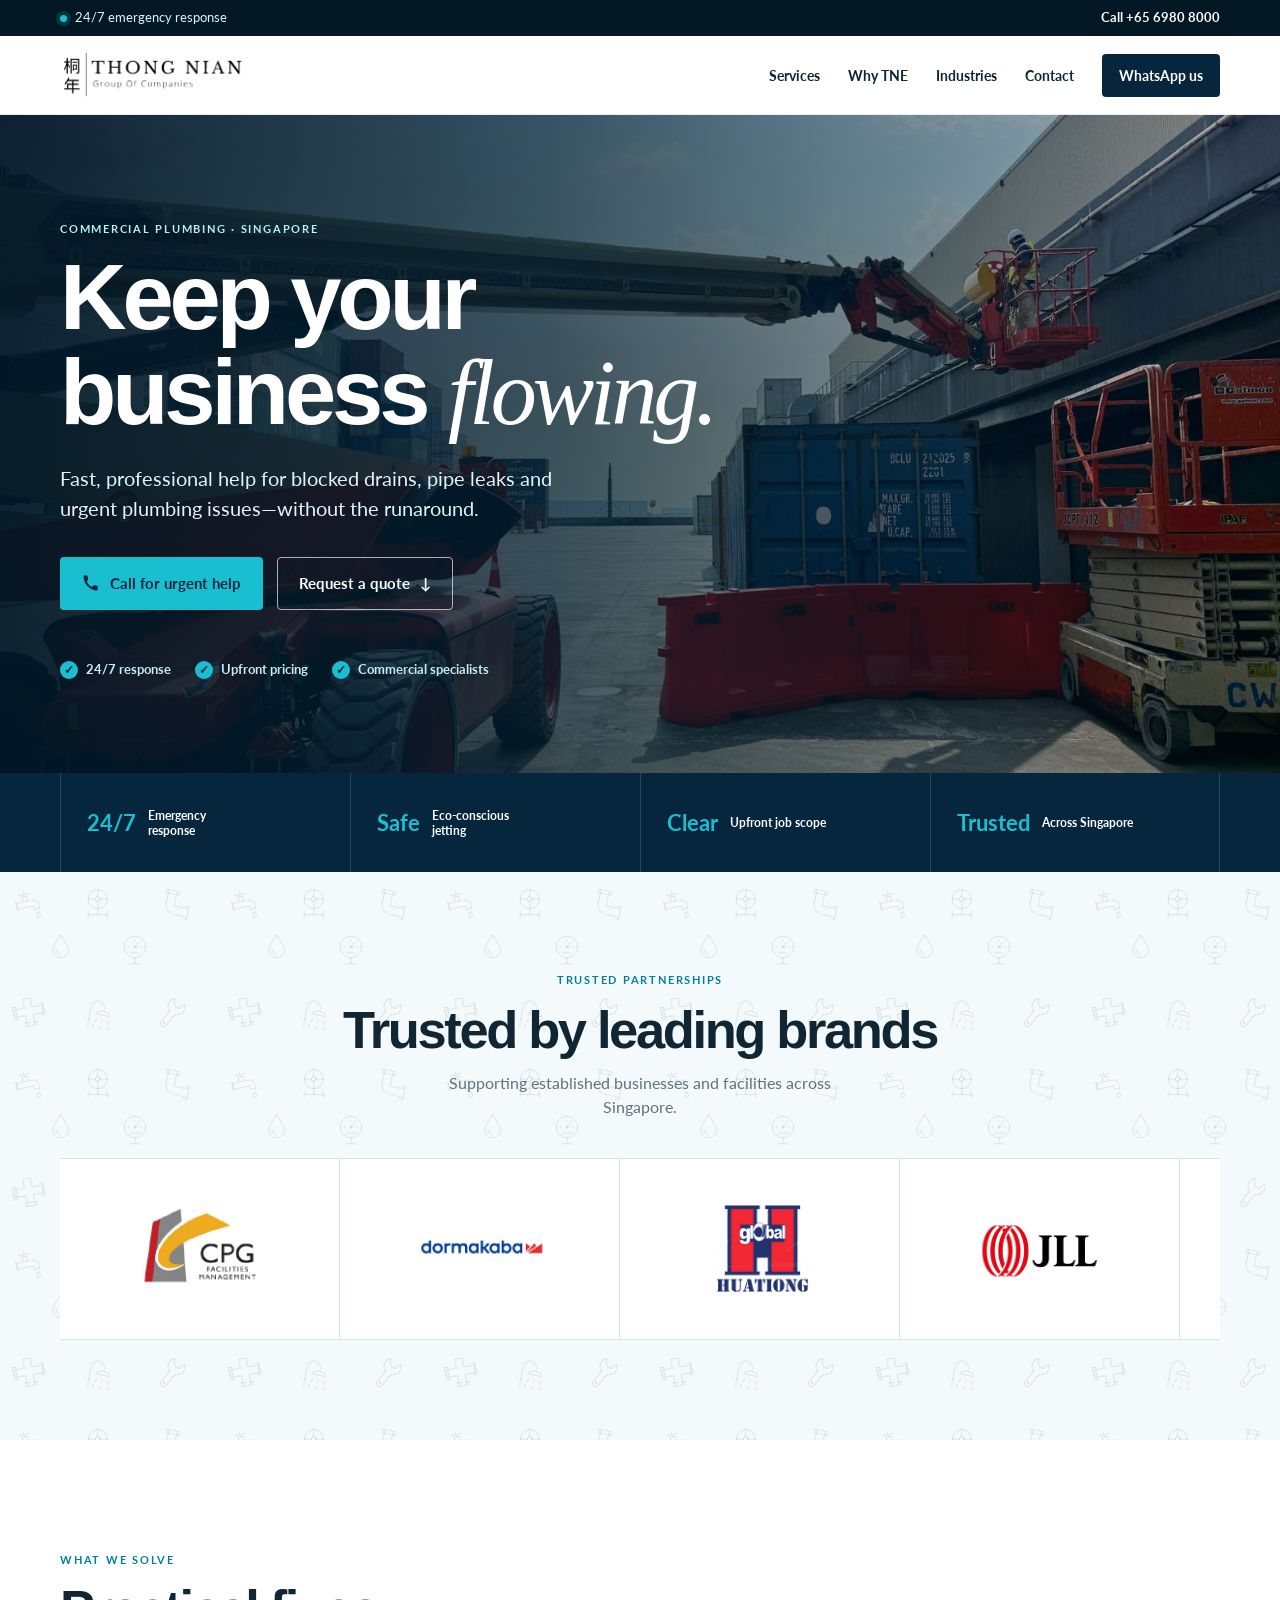
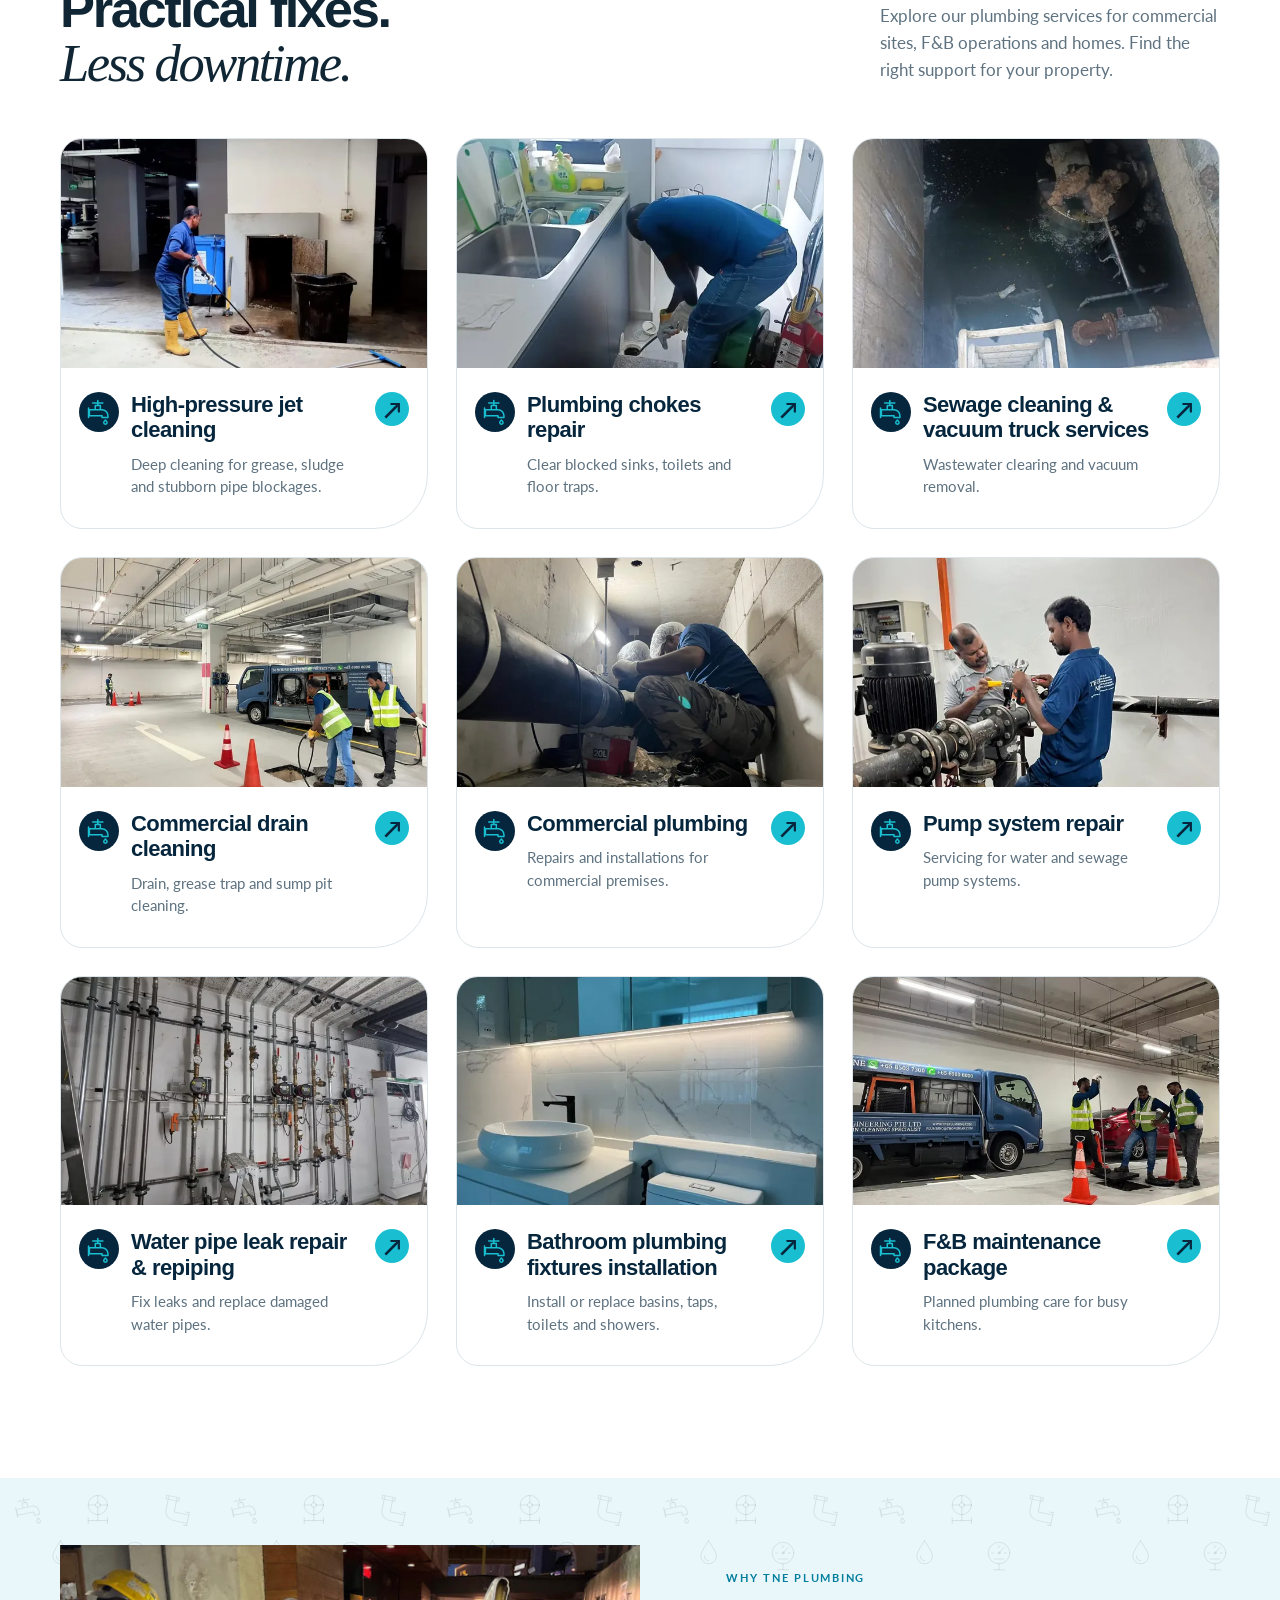
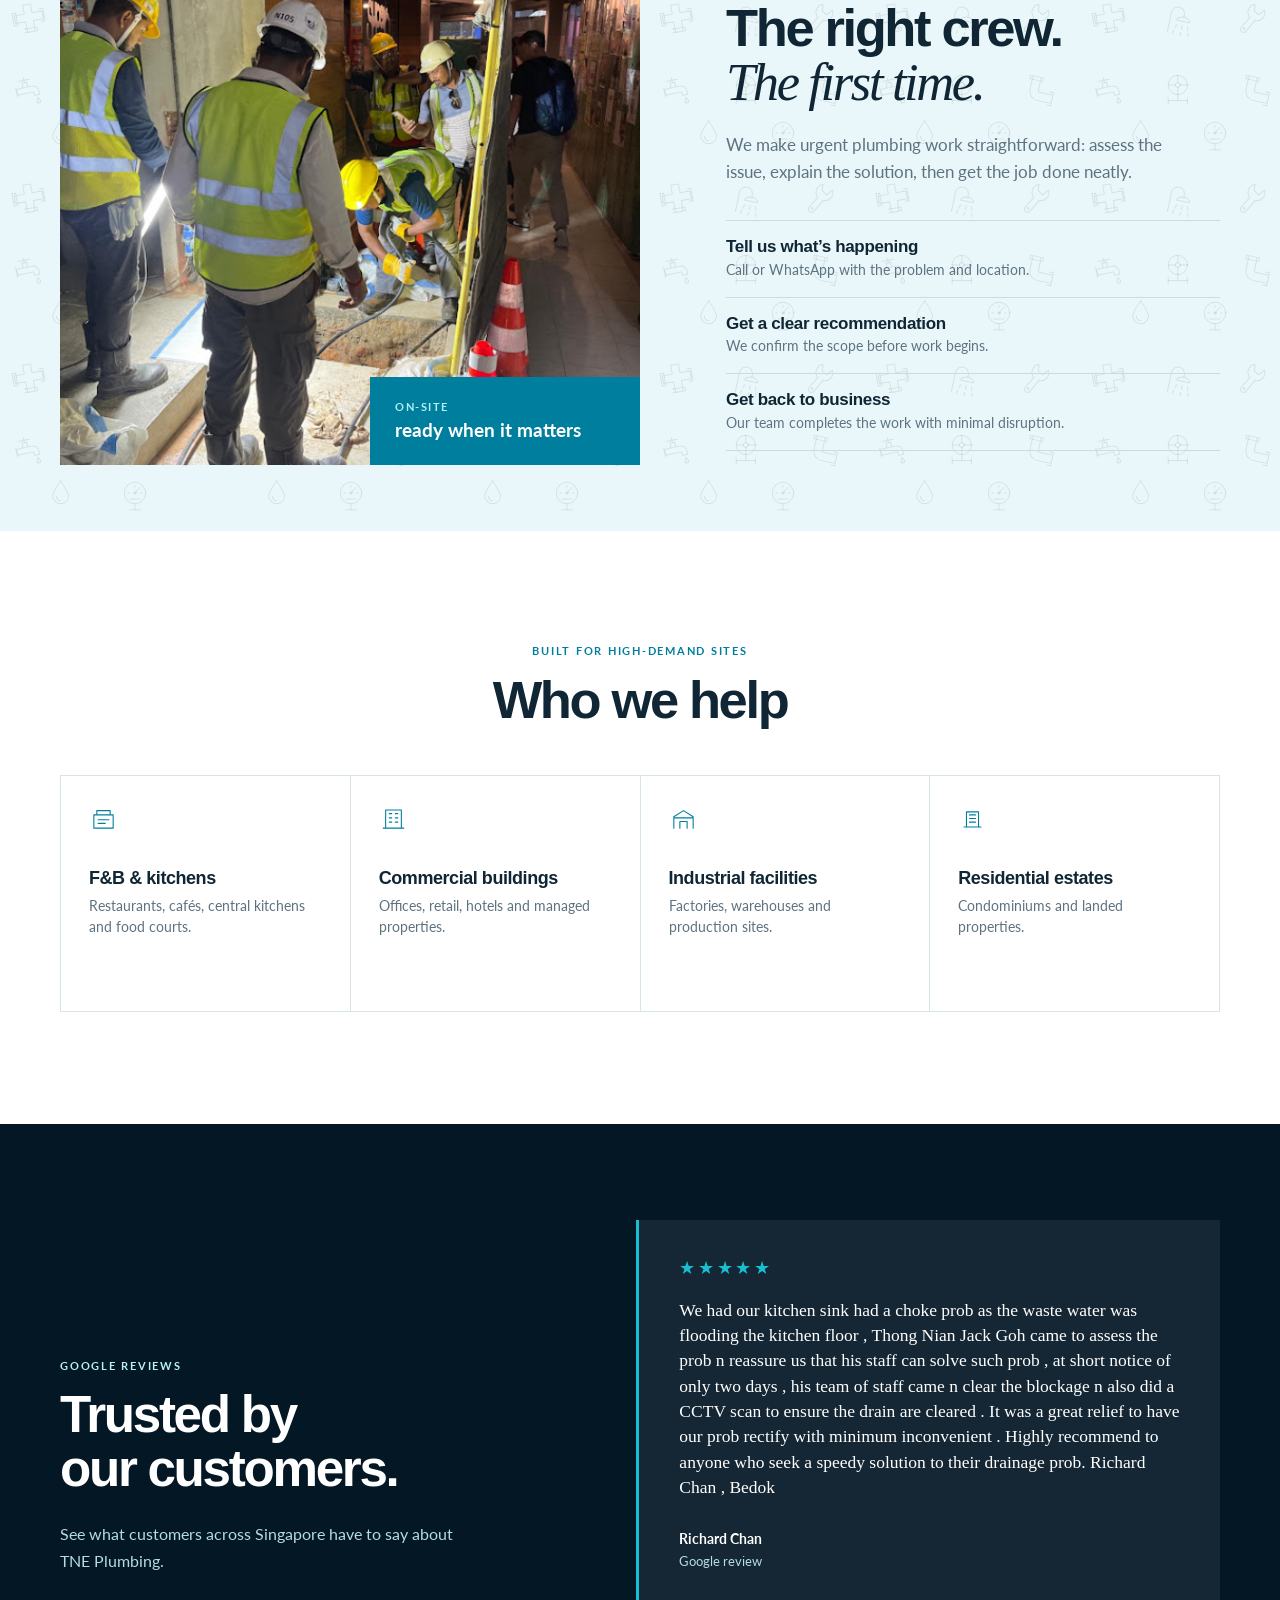
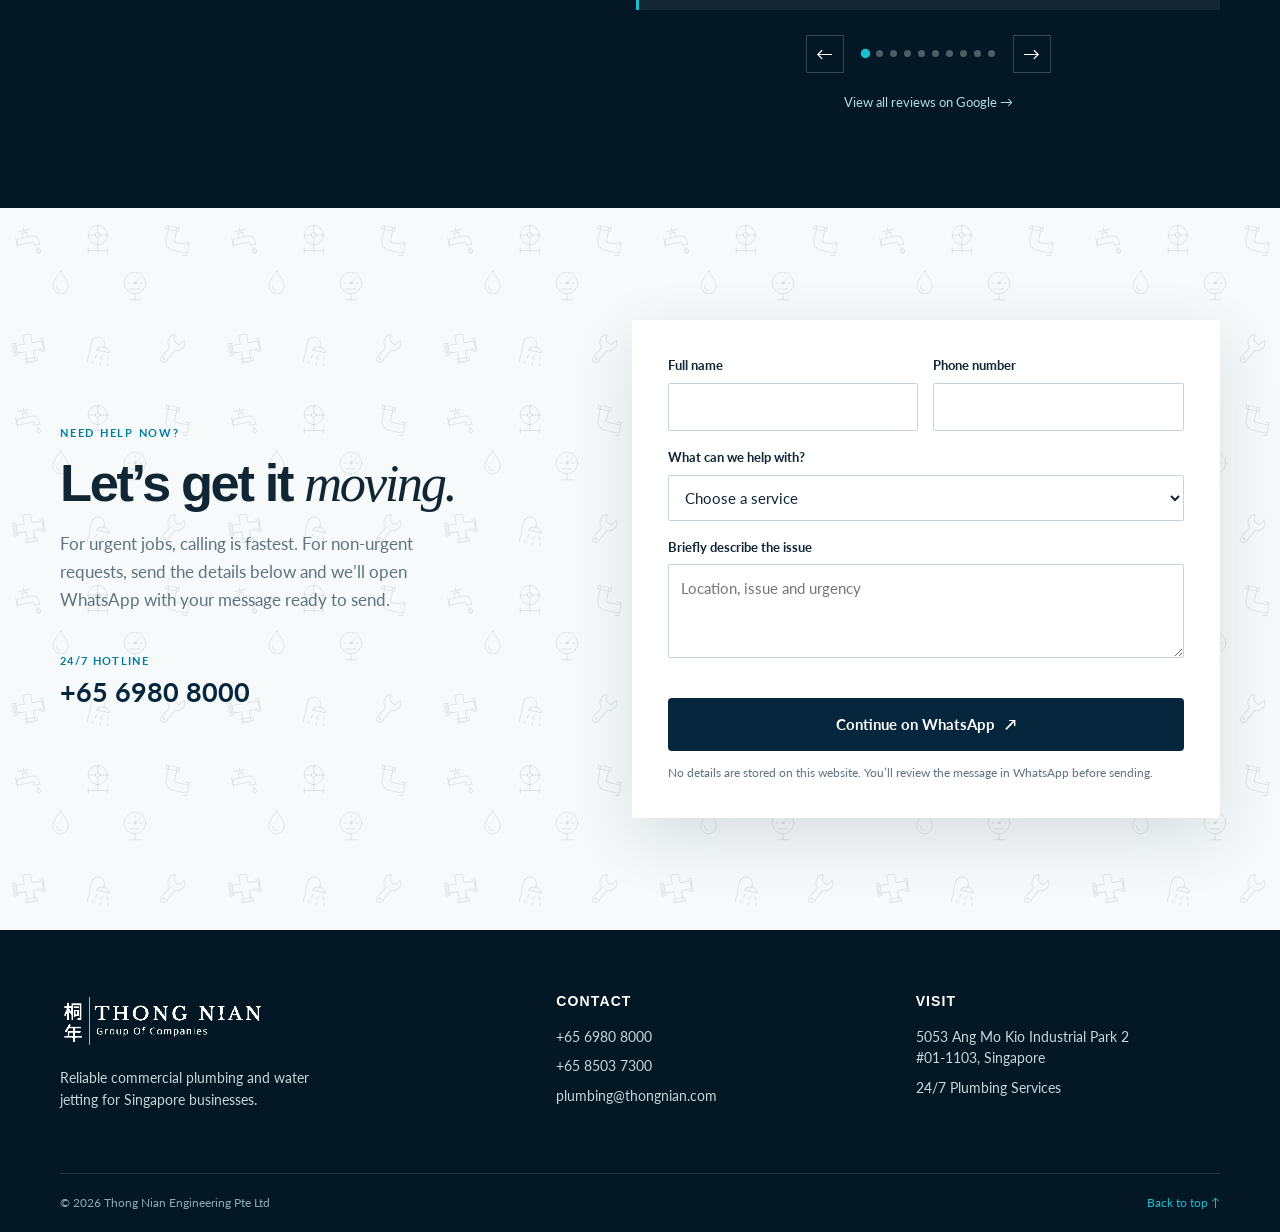
<file: index.html>
<!doctype html>
<html lang="en-SG">
  <head>
    <meta charset="UTF-8" />
    <meta name="viewport" content="width=device-width, initial-scale=1" />
    <meta name="theme-color" content="#06263d" />
    <meta
      name="description"
      content="24/7 commercial plumbing, high-pressure water jetting and preventive drain maintenance in Singapore."
    />
    <meta name="robots" content="index, follow, max-image-preview:large" />
    <meta name="format-detection" content="telephone=yes" />
    <link rel="canonical" href="https://www.tneplumbing.com/" />
    <link rel="icon" href="assets/favicon1.png" type="image/png" />
    <title>TNE Plumbing | 24/7 Commercial Plumbing in Singapore</title>
    <meta property="og:type" content="website" />
    <meta property="og:locale" content="en_SG" />
    <meta property="og:site_name" content="TNE Plumbing" />
    <meta property="og:title" content="TNE Plumbing | 24/7 Commercial Plumbing in Singapore" />
    <meta property="og:description" content="Fast, professional commercial plumbing, high-pressure water jetting and drain maintenance across Singapore." />
    <meta property="og:url" content="https://www.tneplumbing.com/" />
    <meta property="og:image" content="https://www.tneplumbing.com/assets/jetting-hero.jpeg" />
    <meta name="twitter:card" content="summary_large_image" />
    <meta name="twitter:title" content="TNE Plumbing | 24/7 Commercial Plumbing in Singapore" />
    <meta name="twitter:description" content="Commercial plumbing, drain clearing and high-pressure water jetting across Singapore." />
    <meta name="twitter:image" content="https://www.tneplumbing.com/assets/jetting-hero.jpeg" />
    <link rel="stylesheet" href="styles.css" />
    <script src="scripts/main.js" defer></script>
    <script type="application/ld+json">
{
  "@context": "https://schema.org",
  "@graph": [
    {
      "@type": "Plumber",
      "@id": "https://www.tneplumbing.com/#business",
      "name": "Thong Nian Engineering Pte Ltd (TNE Plumbing)",
      "url": "https://www.tneplumbing.com/",
      "logo": "https://www.tneplumbing.com/assets/tne-logo.jpg",
      "image": "https://www.tneplumbing.com/assets/jetting-hero.jpeg",
      "telephone": "+65 6980 8000",
      "email": "plumbing@thongnian.com",
      "description": "24/7 commercial plumbing, drain clearing, high-pressure water jetting and preventive maintenance in Singapore.",
      "address": {
        "@type": "PostalAddress",
        "streetAddress": "5053 Ang Mo Kio Industrial Park 2 #01-1103",
        "addressLocality": "Singapore",
        "addressCountry": "SG"
      },
      "areaServed": {
        "@type": "Country",
        "name": "Singapore"
      },
      "openingHours": "Mo-Su 00:00-23:59",
      "hasOfferCatalog": {
        "@type": "OfferCatalog",
        "name": "Commercial plumbing services",
        "itemListElement": [
          {
            "@type": "Offer",
            "itemOffered": {
              "@type": "Service",
              "name": "High-pressure jet cleaning",
              "url": "https://www.tneplumbing.com/high-pressure-jet-cleaning-services/"
            }
          },
          {
            "@type": "Offer",
            "itemOffered": {
              "@type": "Service",
              "name": "Plumbing chokes repair",
              "url": "https://www.tneplumbing.com/plumbing-chokes-repair-services/"
            }
          },
          {
            "@type": "Offer",
            "itemOffered": {
              "@type": "Service",
              "name": "Sewage cleaning & vacuum truck services",
              "url": "https://www.tneplumbing.com/sewage-cleaning-vacuum-truck-services/"
            }
          },
          {
            "@type": "Offer",
            "itemOffered": {
              "@type": "Service",
              "name": "Commercial drain cleaning",
              "url": "https://www.tneplumbing.com/commercial-drain-cleaning-singapore/"
            }
          },
          {
            "@type": "Offer",
            "itemOffered": {
              "@type": "Service",
              "name": "Commercial plumbing",
              "url": "https://www.tneplumbing.com/commercial-plumbing-services/"
            }
          },
          {
            "@type": "Offer",
            "itemOffered": {
              "@type": "Service",
              "name": "Pump system repair",
              "url": "https://www.tneplumbing.com/pump-system-repair-works/"
            }
          },
          {
            "@type": "Offer",
            "itemOffered": {
              "@type": "Service",
              "name": "Water pipe leak repair & repiping",
              "url": "https://www.tneplumbing.com/water-pipe-leak-repair-repiping/"
            }
          },
          {
            "@type": "Offer",
            "itemOffered": {
              "@type": "Service",
              "name": "Bathroom plumbing fixtures installation",
              "url": "https://www.tneplumbing.com/bathroom-plumbing-fixtures-installation/"
            }
          },
          {
            "@type": "Offer",
            "itemOffered": {
              "@type": "Service",
              "name": "F&B maintenance package",
              "url": "https://www.tneplumbing.com/restaurant-drain-cleaning-singapore/"
            }
          }
        ]
      }
    },
    {
      "@type": "WebSite",
      "@id": "https://www.tneplumbing.com/#website",
      "url": "https://www.tneplumbing.com/",
      "name": "TNE Plumbing",
      "publisher": {
        "@id": "https://www.tneplumbing.com/#business"
      }
    }
  ]
}
    </script>
  </head>
  <body>
    <a class="skip-link" href="#main-content">Skip to content</a>

    <div class="utility-bar">
      <div class="container utility-inner">
        <p><span class="pulse-dot" aria-hidden="true"></span> 24/7 emergency response</p>
        <a href="tel:+6569808000">Call +65 6980 8000</a>
      </div>
    </div>

    <header class="site-header" data-header>
      <div class="container nav-wrap">
        <a class="brand" href="#top" aria-label="TNE Plumbing home">
          <img src="assets/tne-logo.jpg" alt="Thong Nian Group of Companies" width="384" height="132" />
        </a>

        <button class="menu-toggle" type="button" aria-expanded="false" aria-controls="site-nav" data-menu-toggle>
          <span class="sr-only">Toggle menu</span>
          <span></span><span></span><span></span>
        </button>

        <nav id="site-nav" class="site-nav" aria-label="Primary navigation" data-nav>
          <a href="#services">Services</a>
          <a href="#why-tne">Why TNE</a>
          <a href="#industries">Industries</a>
          <a href="#contact">Contact</a>
          <a class="nav-cta" href="https://api.whatsapp.com/send?phone=6585037300&text=Hello%20TNE%20Plumbing%2C%20I%20need%20assistance." target="_blank" rel="noopener noreferrer">WhatsApp us</a>
        </nav>
      </div>
    </header>

    <main id="main-content">
      <section class="hero" id="top" aria-labelledby="hero-title">
        <div class="hero-image" role="img" aria-label="TNE Plumbing commercial water jetting equipment"></div>
        <div class="hero-overlay"></div>
        <div class="container hero-content">
          <p class="eyebrow eyebrow-light">Commercial plumbing · Singapore</p>
          <h1 id="hero-title">Keep your business <em>flowing.</em></h1>
          <p class="hero-copy">Fast, professional help for blocked drains, pipe leaks and urgent plumbing issues—without the runaround.</p>
          <div class="hero-actions">
            <a class="button button-primary" href="tel:+6569808000">
              <svg aria-hidden="true" viewBox="0 0 24 24"><path d="M6.6 10.8a15.5 15.5 0 0 0 6.6 6.6l2.2-2.2a1 1 0 0 1 1-.24 11.2 11.2 0 0 0 3.5.56 1 1 0 0 1 1 1V21a1 1 0 0 1-1 1C10.57 22 2 13.43 2 3a1 1 0 0 1 1-1h3.5a1 1 0 0 1 1 1 11.2 11.2 0 0 0 .56 3.5 1 1 0 0 1-.25 1Z"/></svg>
              Call for urgent help
            </a>
            <a class="button button-ghost" href="#quote">Request a quote <span aria-hidden="true">↓</span></a>
          </div>
          <ul class="hero-points" aria-label="TNE Plumbing benefits">
            <li>24/7 response</li>
            <li>Upfront pricing</li>
            <li>Commercial specialists</li>
          </ul>
        </div>
      </section>

      <section class="trust-strip" aria-label="TNE Plumbing highlights">
        <div class="container trust-grid">
          <div><strong>24/7</strong><span>Emergency response</span></div>
          <div><strong>Safe</strong><span>Eco-conscious jetting</span></div>
          <div><strong>Clear</strong><span>Upfront job scope</span></div>
          <div><strong>Trusted</strong><span>Across Singapore</span></div>
        </div>
      </section>

      <section class="brands-section" aria-labelledby="brands-title">
        <div class="container">
          <div class="section-heading centered-heading">
            <p class="eyebrow">Trusted partnerships</p>
            <h2 id="brands-title">Trusted by leading brands</h2>
            <p>Supporting established businesses and facilities across Singapore.</p>
          </div>
            <div class="brand-carousel" aria-label="TNE Plumbing client logos">
              <div class="brand-track">
                <div class="brand-item">
                  <img src="assets/client-logo-01.jpg" alt="Client brand logo" loading="lazy" />
                </div>
                <div class="brand-item">
                  <img src="assets/client-logo-02.jpg" alt="Client brand logo" loading="lazy" />
                </div>
                <div class="brand-item">
                  <img src="assets/client-logo-03.jpg" alt="Client brand logo" loading="lazy" />
                </div>
                <div class="brand-item">
                  <img src="assets/client-logo-04.jpg" alt="Client brand logo" loading="lazy" />
                </div>
                <div class="brand-item">
                  <img src="assets/client-logo-05.jpg" alt="Client brand logo" loading="lazy" />
                </div>
                <div class="brand-item">
                  <img src="assets/client-logo-06.jpg" alt="Client brand logo" loading="lazy" />
                </div>
                <div class="brand-item">
                  <img src="assets/client-logo-07.jpg" alt="Client brand logo" loading="lazy" />
                </div>
                <div class="brand-item">
                  <img src="assets/client-logo-08.jpg" alt="Client brand logo" loading="lazy" />
                </div>
                <div class="brand-item">
                  <img src="assets/client-logo-09.jpg" alt="Client brand logo" loading="lazy" />
                </div>

                <!-- Duplicate set for seamless looping -->
                <div class="brand-item" aria-hidden="true">
                  <img src="assets/client-logo-01.jpg" alt="" />
                </div>
                <div class="brand-item" aria-hidden="true">
                  <img src="assets/client-logo-02.jpg" alt="" />
                </div>
                <div class="brand-item" aria-hidden="true">
                  <img src="assets/client-logo-03.jpg" alt="" />
                </div>
                <div class="brand-item" aria-hidden="true">
                  <img src="assets/client-logo-04.jpg" alt="" />
                </div>
                <div class="brand-item" aria-hidden="true">
                  <img src="assets/client-logo-05.jpg" alt="" />
                </div>
                <div class="brand-item" aria-hidden="true">
                  <img src="assets/client-logo-06.jpg" alt="" />
                </div>
                <div class="brand-item" aria-hidden="true">
                  <img src="assets/client-logo-07.jpg" alt="" />
                </div>
                <div class="brand-item" aria-hidden="true">
                  <img src="assets/client-logo-08.jpg" alt="" />
                </div>
                <div class="brand-item" aria-hidden="true">
                  <img src="assets/client-logo-09.jpg" alt="" />
                </div>
              </div>
            </div>
        </div>
      </section>

      <section class="section services" id="services" aria-labelledby="services-title">
        <div class="container">
          <div class="section-heading split-heading">
            <div>
              <p class="eyebrow">What we solve</p>
              <h2 id="services-title">Practical fixes.<br /><em>Less downtime.</em></h2>
            </div>
            <p>Explore our plumbing services for commercial sites, F&amp;B operations and homes. Find the right support for your property.</p>
          </div>
          <div class="service-grid">
            <article class="service-card service-photo-card">
              <a class="service-card-link" href="high-pressure-jet-cleaning-services/index.html" aria-labelledby="service-card-title-0">
                <div class="service-card-photo"><img src="assets/services/high-pressure-jet-cleaning-services.webp" srcset="assets/services/high-pressure-jet-cleaning-services-640.webp 640w, assets/services/high-pressure-jet-cleaning-services.webp 1200w" sizes="(max-width: 620px) 100vw, (max-width: 1000px) 50vw, 33vw" alt="Technician using a high-pressure water jet to clean a floor drain" width="1200" height="746" loading="lazy" decoding="async" /></div>
                <div class="service-card-body">
                  <span class="service-tap-icon" aria-hidden="true"><svg viewBox="0 0 32 32" fill="none" stroke="currentColor" stroke-width="1.8" stroke-linecap="round" stroke-linejoin="round"><path d="M4 14h15a7 7 0 0 1 7 7v2h-7v-2H4zM11 14V9h6v5M8 6h12M14 3v6M3 12v11M23 26s-2 2-2 3a2 2 0 0 0 4 0c0-1-2-3-2-3Z"/></svg></span>
                  <div class="service-card-copy"><h3 id="service-card-title-0">High-pressure jet cleaning</h3><p>Deep cleaning for grease, sludge and stubborn pipe blockages.</p></div>
                  <span class="service-card-arrow" aria-hidden="true">↗</span>
                </div>
              </a>
            </article>
            <article class="service-card service-photo-card">
              <a class="service-card-link" href="plumbing-chokes-repair-services/index.html" aria-labelledby="service-card-title-1">
                <div class="service-card-photo"><img src="assets/services/plumbing-chokes-repair-services.webp" srcset="assets/services/plumbing-chokes-repair-services-640.webp 640w, assets/services/plumbing-chokes-repair-services.webp 696w" sizes="(max-width: 620px) 100vw, (max-width: 1000px) 50vw, 33vw" alt="Plumber working on pipework beneath a kitchen sink" width="696" height="512" loading="lazy" decoding="async" /></div>
                <div class="service-card-body">
                  <span class="service-tap-icon" aria-hidden="true"><svg viewBox="0 0 32 32" fill="none" stroke="currentColor" stroke-width="1.8" stroke-linecap="round" stroke-linejoin="round"><path d="M4 14h15a7 7 0 0 1 7 7v2h-7v-2H4zM11 14V9h6v5M8 6h12M14 3v6M3 12v11M23 26s-2 2-2 3a2 2 0 0 0 4 0c0-1-2-3-2-3Z"/></svg></span>
                  <div class="service-card-copy"><h3 id="service-card-title-1">Plumbing chokes repair</h3><p>Clear blocked sinks, toilets and floor traps.</p></div>
                  <span class="service-card-arrow" aria-hidden="true">↗</span>
                </div>
              </a>
            </article>
            <article class="service-card service-photo-card">
              <a class="service-card-link" href="sewage-cleaning-vacuum-truck-services/index.html" aria-labelledby="service-card-title-2">
                <div class="service-card-photo"><img src="assets/services/sewage-cleaning-vacuum-truck-services.webp" srcset="assets/services/sewage-cleaning-vacuum-truck-services-640.webp 640w, assets/services/sewage-cleaning-vacuum-truck-services.webp 1200w" sizes="(max-width: 620px) 100vw, (max-width: 1000px) 50vw, 33vw" alt="Open wastewater chamber with pipework and accumulated wastewater" width="1200" height="742" loading="lazy" decoding="async" /></div>
                <div class="service-card-body">
                  <span class="service-tap-icon" aria-hidden="true"><svg viewBox="0 0 32 32" fill="none" stroke="currentColor" stroke-width="1.8" stroke-linecap="round" stroke-linejoin="round"><path d="M4 14h15a7 7 0 0 1 7 7v2h-7v-2H4zM11 14V9h6v5M8 6h12M14 3v6M3 12v11M23 26s-2 2-2 3a2 2 0 0 0 4 0c0-1-2-3-2-3Z"/></svg></span>
                  <div class="service-card-copy"><h3 id="service-card-title-2">Sewage cleaning &amp; vacuum truck services</h3><p>Wastewater clearing and vacuum removal.</p></div>
                  <span class="service-card-arrow" aria-hidden="true">↗</span>
                </div>
              </a>
            </article>
            <article class="service-card service-photo-card">
              <a class="service-card-link" href="commercial-drain-cleaning-singapore/index.html" aria-labelledby="service-card-title-3">
                <div class="service-card-photo"><img src="assets/services/commercial-drain-cleaning-singapore.webp" srcset="assets/services/commercial-drain-cleaning-singapore-640.webp 640w, assets/services/commercial-drain-cleaning-singapore.webp 1200w" sizes="(max-width: 620px) 100vw, (max-width: 1000px) 50vw, 33vw" alt="Drain cleaning team with hose equipment beside a service truck" width="1200" height="900" loading="lazy" decoding="async" /></div>
                <div class="service-card-body">
                  <span class="service-tap-icon" aria-hidden="true"><svg viewBox="0 0 32 32" fill="none" stroke="currentColor" stroke-width="1.8" stroke-linecap="round" stroke-linejoin="round"><path d="M4 14h15a7 7 0 0 1 7 7v2h-7v-2H4zM11 14V9h6v5M8 6h12M14 3v6M3 12v11M23 26s-2 2-2 3a2 2 0 0 0 4 0c0-1-2-3-2-3Z"/></svg></span>
                  <div class="service-card-copy"><h3 id="service-card-title-3">Commercial drain cleaning</h3><p>Drain, grease trap and sump pit cleaning.</p></div>
                  <span class="service-card-arrow" aria-hidden="true">↗</span>
                </div>
              </a>
            </article>
            <article class="service-card service-photo-card">
              <a class="service-card-link" href="commercial-plumbing-services/index.html" aria-labelledby="service-card-title-4">
                <div class="service-card-photo"><img src="assets/services/commercial-plumbing-services.webp" srcset="assets/services/commercial-plumbing-services-640.webp 640w, assets/services/commercial-plumbing-services.webp 1200w" sizes="(max-width: 620px) 100vw, (max-width: 1000px) 50vw, 33vw" alt="Technician working on large pipework inside a commercial building" width="1200" height="900" loading="lazy" decoding="async" /></div>
                <div class="service-card-body">
                  <span class="service-tap-icon" aria-hidden="true"><svg viewBox="0 0 32 32" fill="none" stroke="currentColor" stroke-width="1.8" stroke-linecap="round" stroke-linejoin="round"><path d="M4 14h15a7 7 0 0 1 7 7v2h-7v-2H4zM11 14V9h6v5M8 6h12M14 3v6M3 12v11M23 26s-2 2-2 3a2 2 0 0 0 4 0c0-1-2-3-2-3Z"/></svg></span>
                  <div class="service-card-copy"><h3 id="service-card-title-4">Commercial plumbing</h3><p>Repairs and installations for commercial premises.</p></div>
                  <span class="service-card-arrow" aria-hidden="true">↗</span>
                </div>
              </a>
            </article>
            <article class="service-card service-photo-card">
              <a class="service-card-link" href="pump-system-repair-works/index.html" aria-labelledby="service-card-title-5">
                <div class="service-card-photo"><img src="assets/services/pump-system-repair-works.webp" srcset="assets/services/pump-system-repair-works-640.webp 640w, assets/services/pump-system-repair-works.webp 1200w" sizes="(max-width: 620px) 100vw, (max-width: 1000px) 50vw, 33vw" alt="Two technicians inspecting a pump and connected pipework" width="1200" height="743" loading="lazy" decoding="async" /></div>
                <div class="service-card-body">
                  <span class="service-tap-icon" aria-hidden="true"><svg viewBox="0 0 32 32" fill="none" stroke="currentColor" stroke-width="1.8" stroke-linecap="round" stroke-linejoin="round"><path d="M4 14h15a7 7 0 0 1 7 7v2h-7v-2H4zM11 14V9h6v5M8 6h12M14 3v6M3 12v11M23 26s-2 2-2 3a2 2 0 0 0 4 0c0-1-2-3-2-3Z"/></svg></span>
                  <div class="service-card-copy"><h3 id="service-card-title-5">Pump system repair</h3><p>Servicing for water and sewage pump systems.</p></div>
                  <span class="service-card-arrow" aria-hidden="true">↗</span>
                </div>
              </a>
            </article>
            <article class="service-card service-photo-card">
              <a class="service-card-link" href="water-pipe-leak-repair-repiping/index.html" aria-labelledby="service-card-title-6">
                <div class="service-card-photo"><img src="assets/services/water-pipe-leak-repair-repiping.webp" srcset="assets/services/water-pipe-leak-repair-repiping-640.webp 640w, assets/services/water-pipe-leak-repair-repiping.webp 1080w" sizes="(max-width: 620px) 100vw, (max-width: 1000px) 50vw, 33vw" alt="Installed water pipes, valves and meters along a wall" width="1080" height="669" loading="lazy" decoding="async" /></div>
                <div class="service-card-body">
                  <span class="service-tap-icon" aria-hidden="true"><svg viewBox="0 0 32 32" fill="none" stroke="currentColor" stroke-width="1.8" stroke-linecap="round" stroke-linejoin="round"><path d="M4 14h15a7 7 0 0 1 7 7v2h-7v-2H4zM11 14V9h6v5M8 6h12M14 3v6M3 12v11M23 26s-2 2-2 3a2 2 0 0 0 4 0c0-1-2-3-2-3Z"/></svg></span>
                  <div class="service-card-copy"><h3 id="service-card-title-6">Water pipe leak repair &amp; repiping</h3><p>Fix leaks and replace damaged water pipes.</p></div>
                  <span class="service-card-arrow" aria-hidden="true">↗</span>
                </div>
              </a>
            </article>
            <article class="service-card service-photo-card">
              <a class="service-card-link" href="bathroom-plumbing-fixtures-installation/index.html" aria-labelledby="service-card-title-7">
                <div class="service-card-photo"><img src="assets/services/bathroom-plumbing-fixtures-installation.webp" srcset="assets/services/bathroom-plumbing-fixtures-installation-640.webp 640w, assets/services/bathroom-plumbing-fixtures-installation.webp 1024w" sizes="(max-width: 620px) 100vw, (max-width: 1000px) 50vw, 33vw" alt="Bathroom with a vessel basin, mixer tap and toilet" width="1024" height="634" loading="lazy" decoding="async" /></div>
                <div class="service-card-body">
                  <span class="service-tap-icon" aria-hidden="true"><svg viewBox="0 0 32 32" fill="none" stroke="currentColor" stroke-width="1.8" stroke-linecap="round" stroke-linejoin="round"><path d="M4 14h15a7 7 0 0 1 7 7v2h-7v-2H4zM11 14V9h6v5M8 6h12M14 3v6M3 12v11M23 26s-2 2-2 3a2 2 0 0 0 4 0c0-1-2-3-2-3Z"/></svg></span>
                  <div class="service-card-copy"><h3 id="service-card-title-7">Bathroom plumbing fixtures installation</h3><p>Install or replace basins, taps, toilets and showers.</p></div>
                  <span class="service-card-arrow" aria-hidden="true">↗</span>
                </div>
              </a>
            </article>
            <article class="service-card service-photo-card">
              <a class="service-card-link" href="restaurant-drain-cleaning-singapore/index.html" aria-labelledby="service-card-title-8">
                <div class="service-card-photo"><img src="assets/services/restaurant-drain-cleaning-singapore.webp" srcset="assets/services/restaurant-drain-cleaning-singapore-640.webp 640w, assets/services/restaurant-drain-cleaning-singapore.webp 1200w" sizes="(max-width: 620px) 100vw, (max-width: 1000px) 50vw, 33vw" alt="Plumbing maintenance crew and service truck in a covered work area" width="1200" height="748" loading="lazy" decoding="async" /></div>
                <div class="service-card-body">
                  <span class="service-tap-icon" aria-hidden="true"><svg viewBox="0 0 32 32" fill="none" stroke="currentColor" stroke-width="1.8" stroke-linecap="round" stroke-linejoin="round"><path d="M4 14h15a7 7 0 0 1 7 7v2h-7v-2H4zM11 14V9h6v5M8 6h12M14 3v6M3 12v11M23 26s-2 2-2 3a2 2 0 0 0 4 0c0-1-2-3-2-3Z"/></svg></span>
                  <div class="service-card-copy"><h3 id="service-card-title-8">F&amp;B maintenance package</h3><p>Planned plumbing care for busy kitchens.</p></div>
                  <span class="service-card-arrow" aria-hidden="true">↗</span>
                </div>
              </a>
            </article>
          </div>
        </div>
      </section>

      <section class="process-section" id="why-tne" aria-labelledby="process-title">
        <div class="container process-layout">
          <div class="process-image-wrap">
            <img src="assets/field-team-1.jpg" alt="TNE Plumbing technician performing site work" loading="lazy" />
            <div class="image-label"><span>On-site</span><strong>ready when it matters</strong></div>
          </div>
          <div class="process-content">
            <p class="eyebrow eyebrow-blue">Why TNE Plumbing</p>
            <h2 id="process-title">The right crew.<br /><em>The first time.</em></h2>
            <p class="lead">We make urgent plumbing work straightforward: assess the issue, explain the solution, then get the job done neatly.</p>
            <ol class="process-list">
              <li><div><h3>Tell us what’s happening</h3><p>Call or WhatsApp with the problem and location.</p></div></li>
              <li><div><h3>Get a clear recommendation</h3><p>We confirm the scope before work begins.</p></div></li>
              <li><div><h3>Get back to business</h3><p>Our team completes the work with minimal disruption.</p></div></li>
            </ol>
          </div>
        </div>
      </section>

      <section class="section industries" id="industries" aria-labelledby="industries-title">
        <div class="container">
          <div class="section-heading centered-heading">
            <p class="eyebrow">Built for high-demand sites</p>
            <h2 id="industries-title">Who we help</h2>
          </div>
          <div class="industry-grid">
            <article><svg aria-hidden="true" viewBox="0 0 48 48"><path d="M8 18h32v22H8zM13 18v-7h22v7M15 26h18M15 32h12"/></svg><h3>F&amp;B &amp; kitchens</h3><p>Restaurants, cafés, central kitchens and food courts.</p></article>
            <article><svg aria-hidden="true" viewBox="0 0 48 48"><path d="M11 40V10h26v30M17 16h4m6 0h4M17 23h4m6 0h4M17 30h4m6 0h4M7 40h34"/></svg><h3>Commercial buildings</h3><p>Offices, retail, hotels and managed properties.</p></article>
            <article><svg aria-hidden="true" viewBox="0 0 48 48"><path d="M8 40V21l16-10 16 10v19M18 40V29h12v11M8 23h32"/></svg><h3>Industrial facilities</h3><p>Factories, warehouses and production sites.</p></article>
            <article><svg aria-hidden="true" viewBox="0 0 48 48"><path d="M10 38h28M14 38V13h20v25M19 18h10m-10 6h10m-10 6h10"/></svg><h3>Residential estates</h3><p>Condominiums and landed properties.</p></article>
          </div>
        </div>
      </section>

      <section class="testimonial-section" aria-labelledby="testimonial-title">
        <div class="container testimonial-layout">

          <div class="testimonial-intro">
            <p class="eyebrow eyebrow-light">Google reviews</p>
            <h2 id="testimonial-title">Trusted by<br />our customers.</h2>
            <p class="testimonial-subtitle">
              See what customers across Singapore have to say about TNE Plumbing.
            </p>
          </div>

          <div class="testimonial-carousel" aria-live="polite">

            <article class="testimonial-card" id="testimonial-card">

              <div class="testimonial-rating" aria-label="5 out of 5 stars">
                ★★★★★
              </div>

              <blockquote id="testimonial-text"></blockquote>

              <div class="testimonial-author">
                <strong id="testimonial-author"></strong>
                <span>Google review</span>
              </div>

            </article>

            <div class="testimonial-controls">

              <button
                class="testimonial-arrow"
                id="testimonial-prev"
                type="button"
                aria-label="Previous review"
              >
                ←
              </button>

              <div
                class="testimonial-dots"
                id="testimonial-dots"
                aria-label="Review selection"
              ></div>

              <button
                class="testimonial-arrow"
                id="testimonial-next"
                type="button"
                aria-label="Next review"
              >
                →
              </button>

            </div>

            <a
              class="google-reviews-link"
              href="https://www.google.com/maps/place/Thong+Nian+Engineering+Pte+Ltd/"
              target="_blank"
              rel="noopener noreferrer"
            >
              View all reviews on Google →
            </a>

          </div>

        </div>
      </section>

      <section class="quote-section" id="quote" aria-labelledby="quote-title">
        <div class="container quote-layout">
          <div class="quote-intro">
            <p class="eyebrow eyebrow-blue">Need help now?</p>
            <h2 id="quote-title">Let’s get it <em>moving.</em></h2>
            <p>For urgent jobs, calling is fastest. For non-urgent requests, send the details below and we’ll open WhatsApp with your message ready to send.</p>
            <a class="phone-link" href="tel:+6569808000"><span>24/7 hotline</span>+65 6980 8000</a>
          </div>
          <form class="quote-form" data-quote-form novalidate>
            <div class="form-row">
              <label>Full name<input name="name" autocomplete="name" required maxlength="80" /></label>
              <label>Phone number<input name="phone" type="tel" autocomplete="tel" required inputmode="tel" maxlength="30" /></label>
            </div>
            <label>What can we help with?<nobr><select name="service" required><option value="">Choose a service</option><option>High-pressure jet cleaning</option><option>Plumbing chokes repair</option><option>Sewage cleaning &amp; vacuum truck services</option><option>Commercial drain cleaning</option><option>Commercial plumbing</option><option>Pump system repair</option><option>Water pipe leak repair &amp; repiping</option><option>Bathroom plumbing fixtures installation</option><option>F&amp;B maintenance package</option><option>Other</option></select></nobr></label>
            <label>Briefly describe the issue<textarea name="message" rows="3" required maxlength="500" placeholder="Location, issue and urgency"></textarea></label>
            <p class="form-error" role="alert" aria-live="polite" data-form-error></p>
            <button class="button button-dark" type="submit">Continue on WhatsApp <span aria-hidden="true">↗</span></button>
            <p class="form-note">No details are stored on this website. You’ll review the message in WhatsApp before sending.</p>
          </form>
        </div>
      </section>
    </main>

    <footer class="site-footer" id="contact">
      <div class="container footer-grid">
        <div class="footer-brand">
          <img src="assets/tne-logo.jpg" alt="Thong Nian Group of Companies" width="384" height="132" loading="lazy" />
          <p>Reliable commercial plumbing and water jetting for Singapore businesses.</p>
        </div>
        <div><h2>Contact</h2><a href="tel:+6569808000">+65 6980 8000</a><a href="tel:+6585037300">+65 8503 7300</a><a href="mailto:plumbing@thongnian.com">plumbing@thongnian.com</a></div>
        <div><h2>Visit</h2><address>5053 Ang Mo Kio Industrial Park 2<br />#01-1103, Singapore</address><p>24/7 Plumbing Services</p></div>
      </div>
      <div class="container footer-bottom"><span>© 2026 Thong Nian Engineering Pte Ltd</span><a href="#top">Back to top ↑</a></div>
    </footer>
  </body>
</html>
</file>
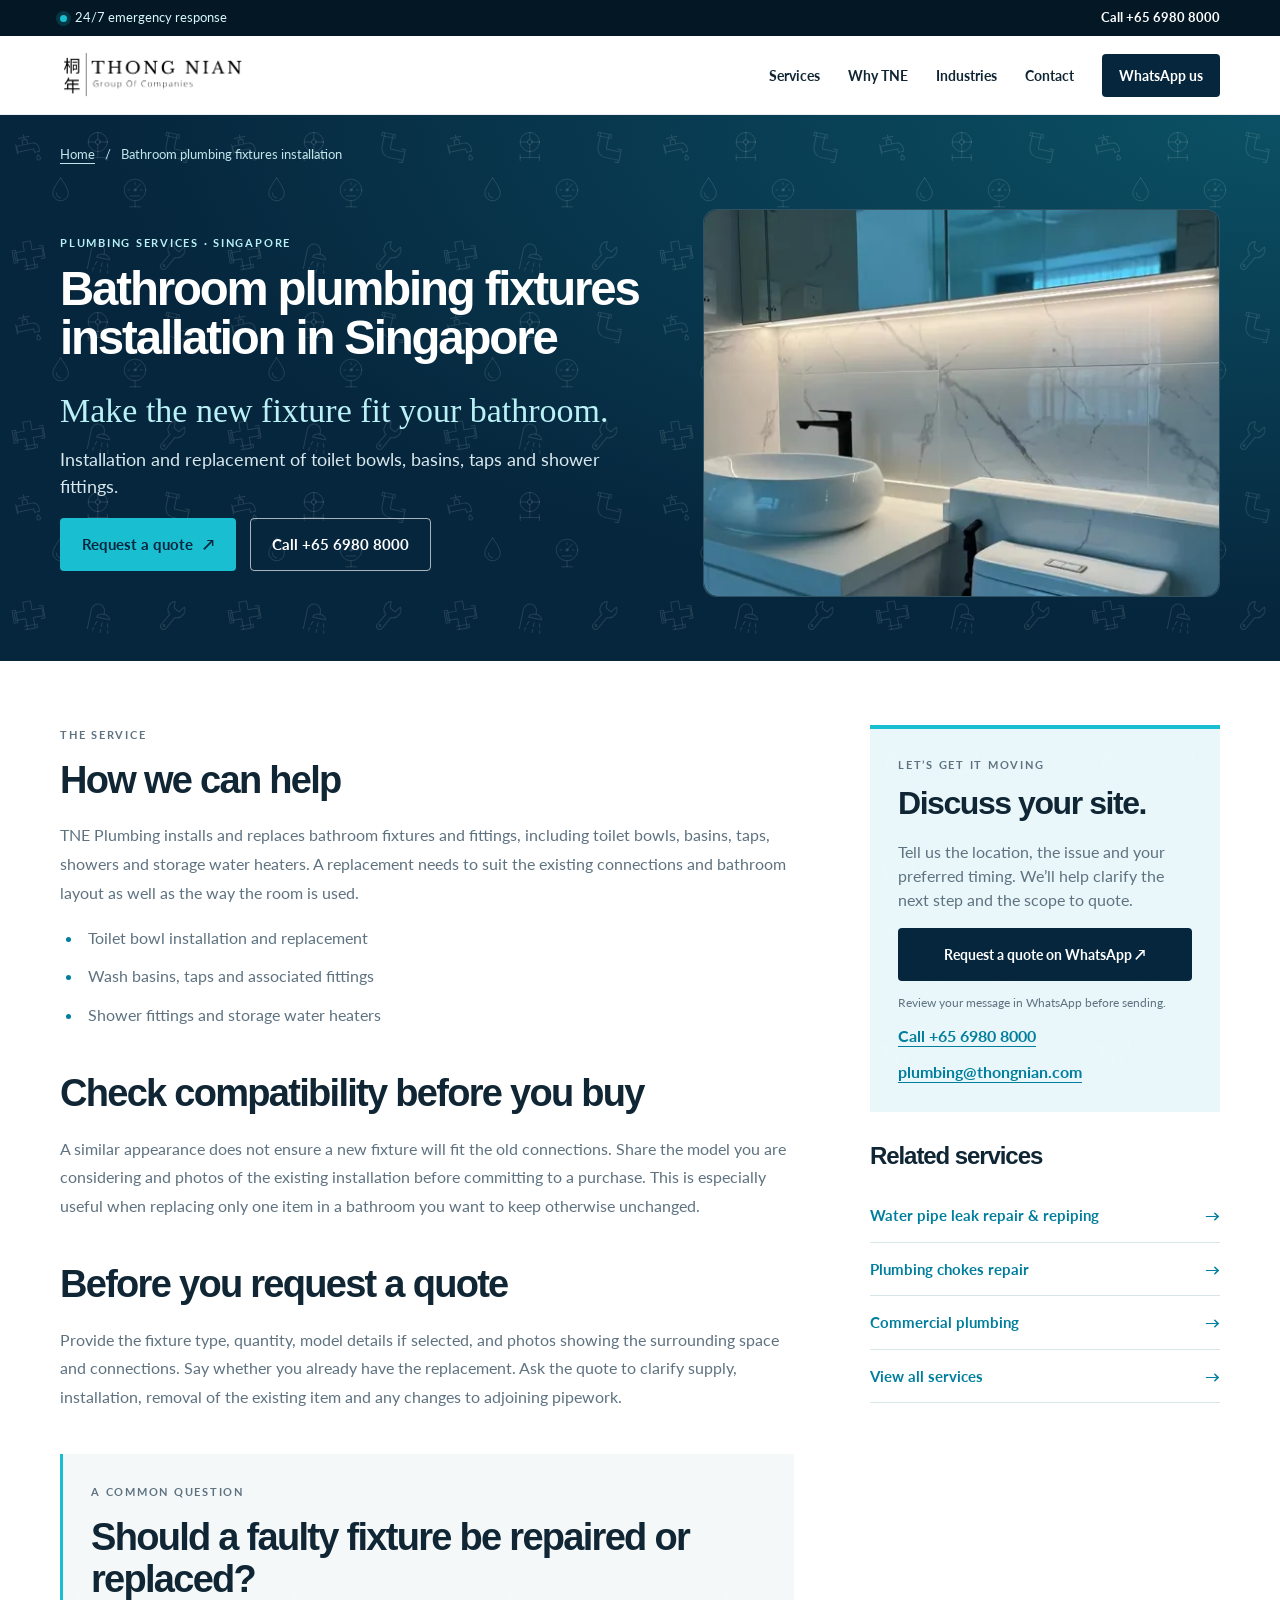
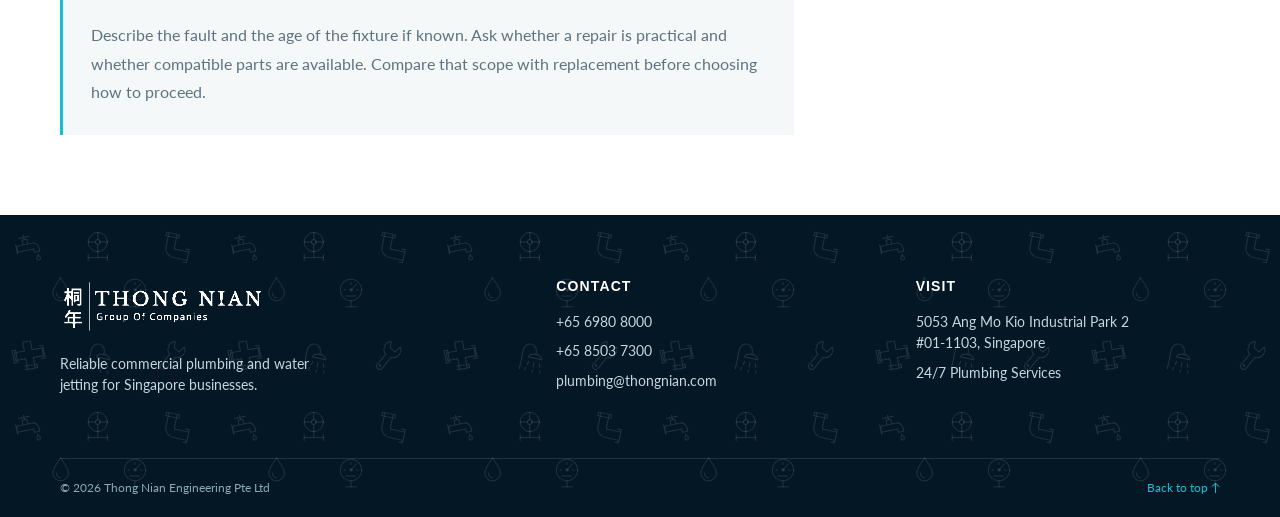
<file: bathroom-plumbing-fixtures-installation/index.html>
<!doctype html>
<html lang="en-SG">
<head>
  <meta charset="UTF-8" />
  <meta name="viewport" content="width=device-width, initial-scale=1" />
  <meta name="theme-color" content="#06263d" />
  <title>Bathroom Fixture Installation Singapore | TNE Plumbing</title>
  <meta name="description" content="Bathroom fixture installation and replacement in Singapore for toilet bowls, basins, taps and showers. Discuss fitting compatibility and a quote with TNE Plumbing." />
  <meta name="robots" content="index, follow, max-image-preview:large" />
  <link rel="canonical" href="https://www.tneplumbing.com/bathroom-plumbing-fixtures-installation/" />
  <link rel="icon" href="../assets/favicon1.png" type="image/png" />
  <link rel="stylesheet" href="../styles.css" />
  <script src="../scripts/main.js" defer></script>
  <meta property="og:type" content="website" />
  <meta property="og:locale" content="en_SG" />
  <meta property="og:site_name" content="TNE Plumbing" />
  <meta property="og:title" content="Bathroom Fixture Installation Singapore | TNE Plumbing" />
  <meta property="og:description" content="Bathroom fixture installation and replacement in Singapore for toilet bowls, basins, taps and showers. Discuss fitting compatibility and a quote with TNE Plumbing." />
  <meta property="og:url" content="https://www.tneplumbing.com/bathroom-plumbing-fixtures-installation/" />
  <meta property="og:image" content="https://www.tneplumbing.com/assets/services/bathroom-plumbing-fixtures-installation.webp" />
  <meta name="twitter:card" content="summary_large_image" />
  <meta name="twitter:title" content="Bathroom Fixture Installation Singapore | TNE Plumbing" />
  <meta name="twitter:description" content="Bathroom fixture installation and replacement in Singapore for toilet bowls, basins, taps and showers. Discuss fitting compatibility and a quote with TNE Plumbing." />
  <meta name="twitter:image" content="https://www.tneplumbing.com/assets/services/bathroom-plumbing-fixtures-installation.webp" />
  <script type="application/ld+json">{
  "@context": "https://schema.org",
  "@graph": [
    {
      "@type": "Service",
      "@id": "https://www.tneplumbing.com/bathroom-plumbing-fixtures-installation/#service",
      "name": "Bathroom plumbing fixtures installation",
      "description": "Bathroom fixture installation and replacement in Singapore for toilet bowls, basins, taps and showers. Discuss fitting compatibility and a quote with TNE Plumbing.",
      "url": "https://www.tneplumbing.com/bathroom-plumbing-fixtures-installation/",
      "areaServed": {
        "@type": "Country",
        "name": "Singapore"
      },
      "provider": {
        "@type": "Plumber",
        "@id": "https://www.tneplumbing.com/#business",
        "name": "Thong Nian Engineering Pte Ltd (TNE Plumbing)",
        "url": "https://www.tneplumbing.com/",
        "telephone": "+65 6980 8000",
        "email": "plumbing@thongnian.com",
        "address": {
          "@type": "PostalAddress",
          "streetAddress": "5053 Ang Mo Kio Industrial Park 2 #01-1103",
          "addressLocality": "Singapore",
          "addressCountry": "SG"
        }
      }
    },
    {
      "@type": "BreadcrumbList",
      "itemListElement": [
        {
          "@type": "ListItem",
          "position": 1,
          "name": "Home",
          "item": "https://www.tneplumbing.com/"
        },
        {
          "@type": "ListItem",
          "position": 2,
          "name": "Bathroom plumbing fixtures installation",
          "item": "https://www.tneplumbing.com/bathroom-plumbing-fixtures-installation/"
        }
      ]
    }
  ]
}</script>
</head>
<body class="service-page">
    <a class="skip-link" href="#main-content">Skip to content</a>

    <div class="utility-bar">
      <div class="container utility-inner">
        <p><span class="pulse-dot" aria-hidden="true"></span> 24/7 emergency response</p>
        <a href="tel:+6569808000">Call +65 6980 8000</a>
      </div>
    </div>

    <header class="site-header" data-header>
      <div class="container nav-wrap">
        <a class="brand" href="../index.html#top" aria-label="TNE Plumbing home">
          <img src="../assets/tne-logo.jpg" alt="Thong Nian Group of Companies" width="384" height="132" />
        </a>

        <button class="menu-toggle" type="button" aria-expanded="false" aria-controls="site-nav" data-menu-toggle>
          <span class="sr-only">Toggle menu</span>
          <span></span><span></span><span></span>
        </button>

        <nav id="site-nav" class="site-nav" aria-label="Primary navigation" data-nav>
          <a href="../index.html#services">Services</a>
          <a href="../index.html#why-tne">Why TNE</a>
          <a href="../index.html#industries">Industries</a>
          <a href="../index.html#contact">Contact</a>
          <a class="nav-cta" href="https://api.whatsapp.com/send?phone=6585037300&text=Hello%20TNE%20Plumbing%2C%20I%20need%20assistance." target="_blank" rel="noopener noreferrer">WhatsApp us</a>
        </nav>
      </div>
    </header>


<main id="main-content">
  <section class="service-hero" id="top" aria-labelledby="service-title">
    <div class="container">
      <nav class="breadcrumbs" aria-label="Breadcrumb"><a href="../index.html">Home</a><span aria-hidden="true">/</span><span aria-current="page">Bathroom plumbing fixtures installation</span></nav>
      <div class="service-hero-layout">
      <div class="service-hero-text">
      <p class="eyebrow eyebrow-light">Plumbing services · Singapore</p>
      <h1 id="service-title">Bathroom plumbing fixtures installation in Singapore</h1>
      <p class="service-tagline">Make the new fixture fit your bathroom.</p>
      <p class="service-hero-copy">Installation and replacement of toilet bowls, basins, taps and shower fittings.</p>
      <div class="hero-actions"><a class="button button-primary" href="#service-quote">Request a quote <span aria-hidden="true">↗</span></a><a class="button button-ghost" href="tel:+6569808000">Call +65 6980 8000</a></div>
      </div>
      <figure class="service-hero-photo">
        <img src="../assets/services/bathroom-plumbing-fixtures-installation.webp" srcset="../assets/services/bathroom-plumbing-fixtures-installation-640.webp 640w, ../assets/services/bathroom-plumbing-fixtures-installation.webp 1024w" sizes="(max-width: 800px) 100vw, 45vw" alt="Bathroom with a vessel basin, mixer tap and toilet" width="1024" height="634" fetchpriority="high" decoding="async" />
      </figure>
      </div>
    </div>
  </section>
  <div class="container service-detail-layout">
    <div class="service-article">
      <section aria-labelledby="scope-title"><p class="eyebrow">The service</p><h2 id="scope-title">How we can help</h2><p>TNE Plumbing installs and replaces bathroom fixtures and fittings, including toilet bowls, basins, taps, showers and storage water heaters. A replacement needs to suit the existing connections and bathroom layout as well as the way the room is used.</p><ul class="service-scope"><li>Toilet bowl installation and replacement</li><li>Wash basins, taps and associated fittings</li><li>Shower fittings and storage water heaters</li></ul></section>
      <section aria-labelledby="approach-title"><h2 id="approach-title">Check compatibility before you buy</h2><p>A similar appearance does not ensure a new fixture will fit the old connections. Share the model you are considering and photos of the existing installation before committing to a purchase. This is especially useful when replacing only one item in a bathroom you want to keep otherwise unchanged.</p></section>
      <section aria-labelledby="prepare-title"><h2 id="prepare-title">Before you request a quote</h2><p>Provide the fixture type, quantity, model details if selected, and photos showing the surrounding space and connections. Say whether you already have the replacement. Ask the quote to clarify supply, installation, removal of the existing item and any changes to adjoining pipework.</p></section>
      <section class="service-faq" aria-labelledby="question-title"><p class="eyebrow">A common question</p><h2 id="question-title">Should a faulty fixture be repaired or replaced?</h2><p>Describe the fault and the age of the fixture if known. Ask whether a repair is practical and whether compatible parts are available. Compare that scope with replacement before choosing how to proceed.</p></section>
    </div>
    <aside class="service-sidebar" aria-label="Service enquiry">
      <div class="service-enquiry" id="service-quote"><p class="eyebrow">Let’s get it moving</p><h2>Discuss your site.</h2><p>Tell us the location, the issue and your preferred timing. We’ll help clarify the next step and the scope to quote.</p><a class="button button-dark" href="https://api.whatsapp.com/send?phone=6585037300&amp;text=Hello%20TNE%20Plumbing%2C%20I%20would%20like%20a%20quote%20for%20Bathroom%20plumbing%20fixtures%20installation.%20My%20location%20is%3A%20" target="_blank" rel="noopener noreferrer">Request a quote on WhatsApp ↗</a><p class="form-note">Review your message in WhatsApp before sending.</p><a class="service-contact-link" href="tel:+6569808000">Call +65 6980 8000</a><a class="service-contact-link" href="mailto:plumbing@thongnian.com">plumbing@thongnian.com</a></div>
      <div class="service-related"><h2>Related services</h2><a href="../water-pipe-leak-repair-repiping/index.html">Water pipe leak repair &amp; repiping <span aria-hidden="true">→</span></a><a href="../plumbing-chokes-repair-services/index.html">Plumbing chokes repair <span aria-hidden="true">→</span></a><a href="../commercial-plumbing-services/index.html">Commercial plumbing <span aria-hidden="true">→</span></a><a href="../index.html#services">View all services <span aria-hidden="true">→</span></a></div>
    </aside>
  </div>
</main>
    <footer class="site-footer" id="contact">
      <div class="container footer-grid">
        <div class="footer-brand">
          <img src="../assets/tne-logo.jpg" alt="Thong Nian Group of Companies" width="384" height="132" loading="lazy" />
          <p>Reliable commercial plumbing and water jetting for Singapore businesses.</p>
        </div>
        <div><h2>Contact</h2><a href="tel:+6569808000">+65 6980 8000</a><a href="tel:+6585037300">+65 8503 7300</a><a href="mailto:plumbing@thongnian.com">plumbing@thongnian.com</a></div>
        <div><h2>Visit</h2><address>5053 Ang Mo Kio Industrial Park 2<br />#01-1103, Singapore</address><p>24/7 Plumbing Services</p></div>
      </div>
      <div class="container footer-bottom"><span>© 2026 Thong Nian Engineering Pte Ltd</span><a href="#top">Back to top ↑</a></div>
    </footer>

</body>
</html>
</file>
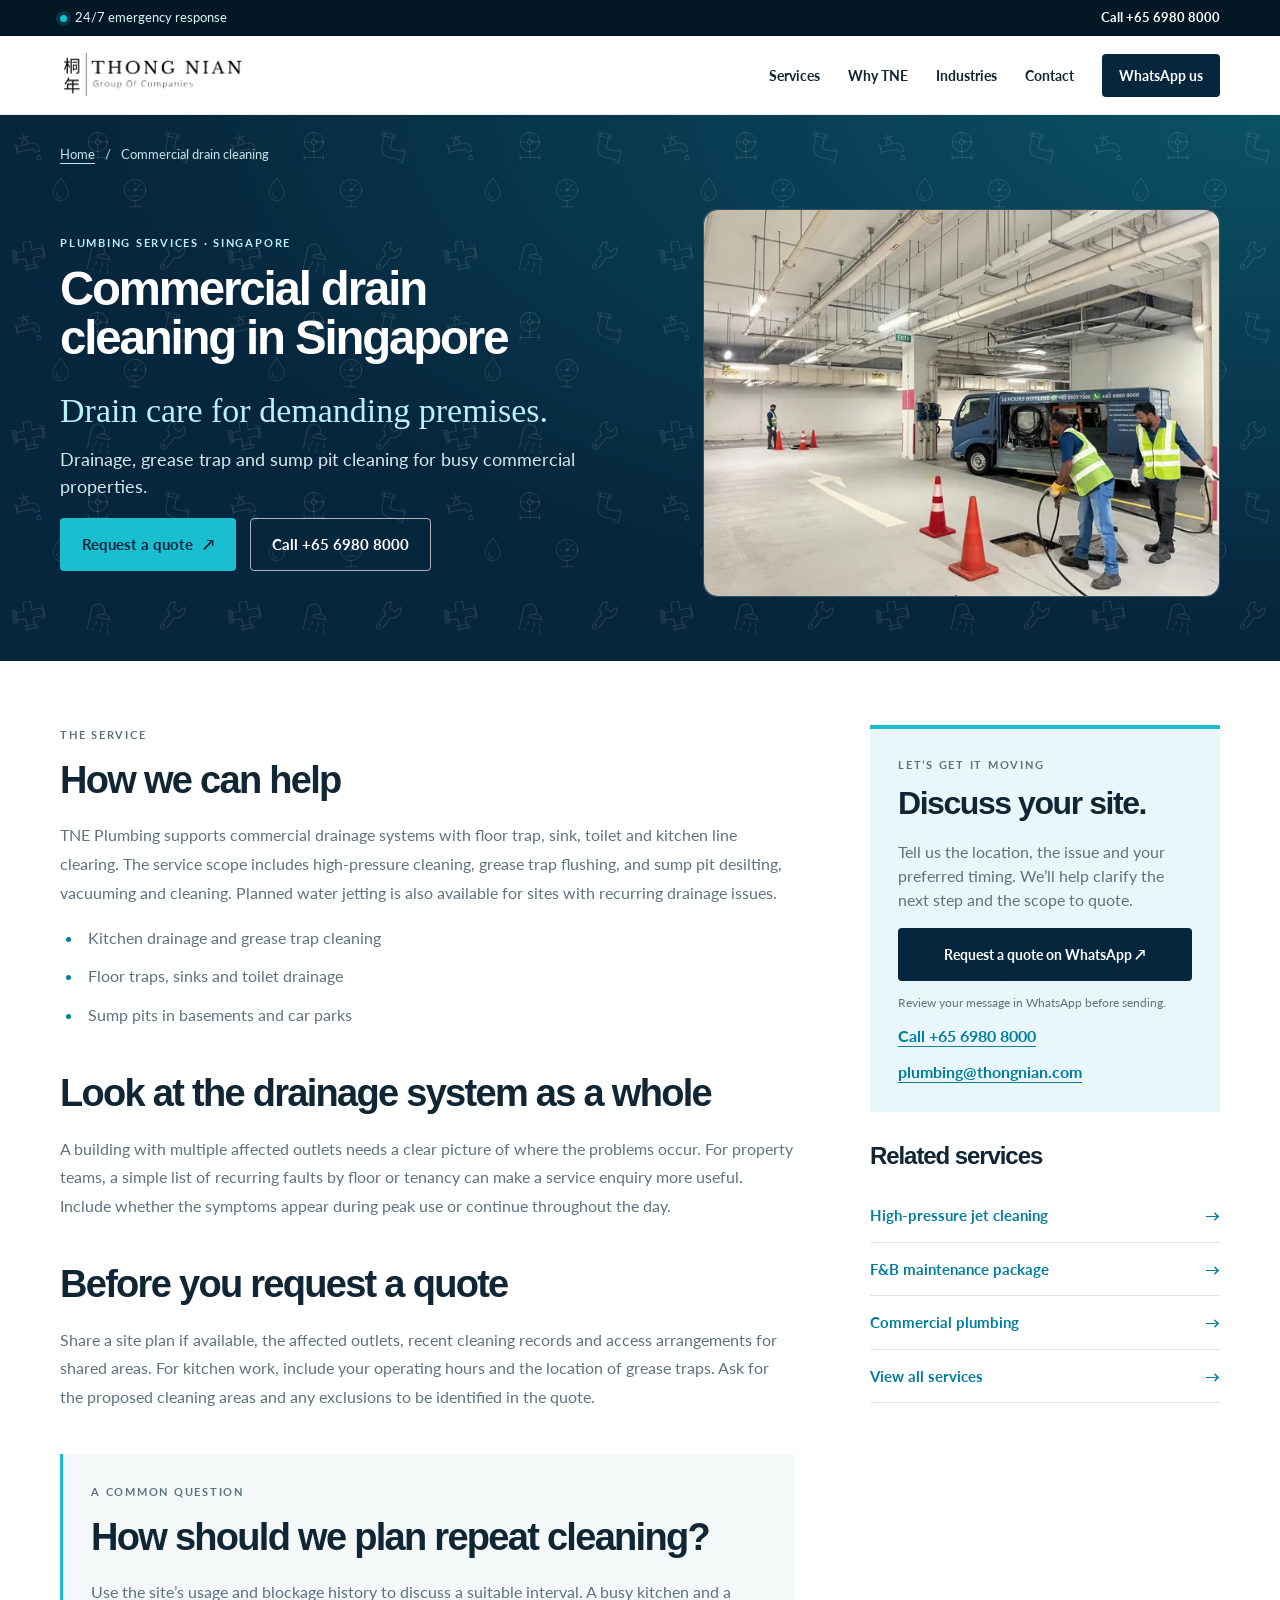
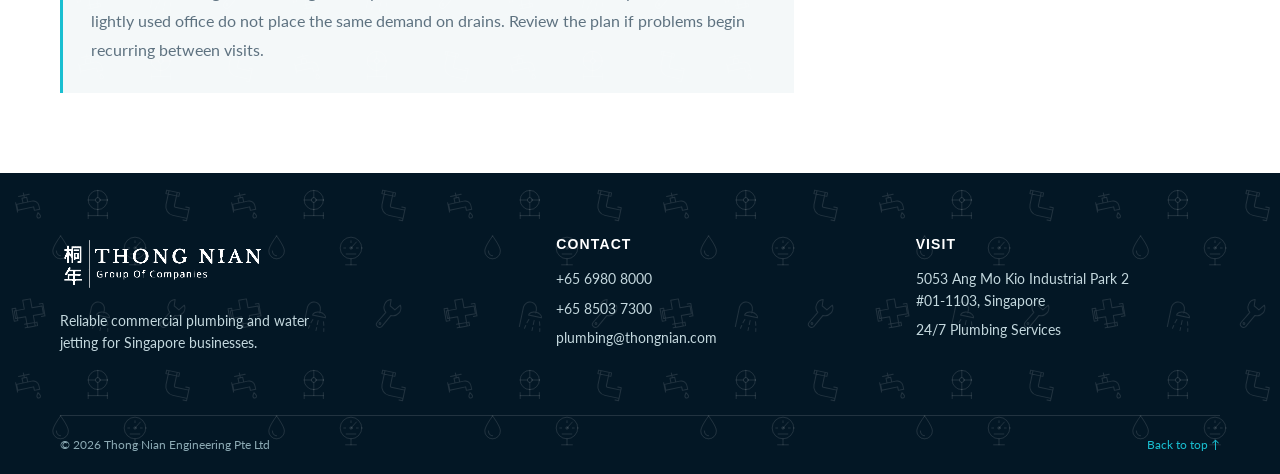
<file: commercial-drain-cleaning-singapore/index.html>
<!doctype html>
<html lang="en-SG">
<head>
  <meta charset="UTF-8" />
  <meta name="viewport" content="width=device-width, initial-scale=1" />
  <meta name="theme-color" content="#06263d" />
  <title>Commercial Drain Cleaning Singapore | TNE Plumbing</title>
  <meta name="description" content="Commercial drain cleaning for kitchens, buildings and industrial sites in Singapore. Explore drain clearing, grease trap cleaning and sump pit maintenance." />
  <meta name="robots" content="index, follow, max-image-preview:large" />
  <link rel="canonical" href="https://www.tneplumbing.com/commercial-drain-cleaning-singapore/" />
  <link rel="icon" href="../assets/favicon1.png" type="image/png" />
  <link rel="stylesheet" href="../styles.css" />
  <script src="../scripts/main.js" defer></script>
  <meta property="og:type" content="website" />
  <meta property="og:locale" content="en_SG" />
  <meta property="og:site_name" content="TNE Plumbing" />
  <meta property="og:title" content="Commercial Drain Cleaning Singapore | TNE Plumbing" />
  <meta property="og:description" content="Commercial drain cleaning for kitchens, buildings and industrial sites in Singapore. Explore drain clearing, grease trap cleaning and sump pit maintenance." />
  <meta property="og:url" content="https://www.tneplumbing.com/commercial-drain-cleaning-singapore/" />
  <meta property="og:image" content="https://www.tneplumbing.com/assets/services/commercial-drain-cleaning-singapore.webp" />
  <meta name="twitter:card" content="summary_large_image" />
  <meta name="twitter:title" content="Commercial Drain Cleaning Singapore | TNE Plumbing" />
  <meta name="twitter:description" content="Commercial drain cleaning for kitchens, buildings and industrial sites in Singapore. Explore drain clearing, grease trap cleaning and sump pit maintenance." />
  <meta name="twitter:image" content="https://www.tneplumbing.com/assets/services/commercial-drain-cleaning-singapore.webp" />
  <script type="application/ld+json">{
  "@context": "https://schema.org",
  "@graph": [
    {
      "@type": "Service",
      "@id": "https://www.tneplumbing.com/commercial-drain-cleaning-singapore/#service",
      "name": "Commercial drain cleaning",
      "description": "Commercial drain cleaning for kitchens, buildings and industrial sites in Singapore. Explore drain clearing, grease trap cleaning and sump pit maintenance.",
      "url": "https://www.tneplumbing.com/commercial-drain-cleaning-singapore/",
      "areaServed": {
        "@type": "Country",
        "name": "Singapore"
      },
      "provider": {
        "@type": "Plumber",
        "@id": "https://www.tneplumbing.com/#business",
        "name": "Thong Nian Engineering Pte Ltd (TNE Plumbing)",
        "url": "https://www.tneplumbing.com/",
        "telephone": "+65 6980 8000",
        "email": "plumbing@thongnian.com",
        "address": {
          "@type": "PostalAddress",
          "streetAddress": "5053 Ang Mo Kio Industrial Park 2 #01-1103",
          "addressLocality": "Singapore",
          "addressCountry": "SG"
        }
      }
    },
    {
      "@type": "BreadcrumbList",
      "itemListElement": [
        {
          "@type": "ListItem",
          "position": 1,
          "name": "Home",
          "item": "https://www.tneplumbing.com/"
        },
        {
          "@type": "ListItem",
          "position": 2,
          "name": "Commercial drain cleaning",
          "item": "https://www.tneplumbing.com/commercial-drain-cleaning-singapore/"
        }
      ]
    }
  ]
}</script>
</head>
<body class="service-page">
    <a class="skip-link" href="#main-content">Skip to content</a>

    <div class="utility-bar">
      <div class="container utility-inner">
        <p><span class="pulse-dot" aria-hidden="true"></span> 24/7 emergency response</p>
        <a href="tel:+6569808000">Call +65 6980 8000</a>
      </div>
    </div>

    <header class="site-header" data-header>
      <div class="container nav-wrap">
        <a class="brand" href="../index.html#top" aria-label="TNE Plumbing home">
          <img src="../assets/tne-logo.jpg" alt="Thong Nian Group of Companies" width="384" height="132" />
        </a>

        <button class="menu-toggle" type="button" aria-expanded="false" aria-controls="site-nav" data-menu-toggle>
          <span class="sr-only">Toggle menu</span>
          <span></span><span></span><span></span>
        </button>

        <nav id="site-nav" class="site-nav" aria-label="Primary navigation" data-nav>
          <a href="../index.html#services">Services</a>
          <a href="../index.html#why-tne">Why TNE</a>
          <a href="../index.html#industries">Industries</a>
          <a href="../index.html#contact">Contact</a>
          <a class="nav-cta" href="https://api.whatsapp.com/send?phone=6585037300&text=Hello%20TNE%20Plumbing%2C%20I%20need%20assistance." target="_blank" rel="noopener noreferrer">WhatsApp us</a>
        </nav>
      </div>
    </header>


<main id="main-content">
  <section class="service-hero" id="top" aria-labelledby="service-title">
    <div class="container">
      <nav class="breadcrumbs" aria-label="Breadcrumb"><a href="../index.html">Home</a><span aria-hidden="true">/</span><span aria-current="page">Commercial drain cleaning</span></nav>
      <div class="service-hero-layout">
      <div class="service-hero-text">
      <p class="eyebrow eyebrow-light">Plumbing services · Singapore</p>
      <h1 id="service-title">Commercial drain cleaning in Singapore</h1>
      <p class="service-tagline">Drain care for demanding premises.</p>
      <p class="service-hero-copy">Drainage, grease trap and sump pit cleaning for busy commercial properties.</p>
      <div class="hero-actions"><a class="button button-primary" href="#service-quote">Request a quote <span aria-hidden="true">↗</span></a><a class="button button-ghost" href="tel:+6569808000">Call +65 6980 8000</a></div>
      </div>
      <figure class="service-hero-photo">
        <img src="../assets/services/commercial-drain-cleaning-singapore.webp" srcset="../assets/services/commercial-drain-cleaning-singapore-640.webp 640w, ../assets/services/commercial-drain-cleaning-singapore.webp 1200w" sizes="(max-width: 800px) 100vw, 45vw" alt="Drain cleaning team with hose equipment beside a service truck" width="1200" height="900" fetchpriority="high" decoding="async" />
      </figure>
      </div>
    </div>
  </section>
  <div class="container service-detail-layout">
    <div class="service-article">
      <section aria-labelledby="scope-title"><p class="eyebrow">The service</p><h2 id="scope-title">How we can help</h2><p>TNE Plumbing supports commercial drainage systems with floor trap, sink, toilet and kitchen line clearing. The service scope includes high-pressure cleaning, grease trap flushing, and sump pit desilting, vacuuming and cleaning. Planned water jetting is also available for sites with recurring drainage issues.</p><ul class="service-scope"><li>Kitchen drainage and grease trap cleaning</li><li>Floor traps, sinks and toilet drainage</li><li>Sump pits in basements and car parks</li></ul></section>
      <section aria-labelledby="approach-title"><h2 id="approach-title">Look at the drainage system as a whole</h2><p>A building with multiple affected outlets needs a clear picture of where the problems occur. For property teams, a simple list of recurring faults by floor or tenancy can make a service enquiry more useful. Include whether the symptoms appear during peak use or continue throughout the day.</p></section>
      <section aria-labelledby="prepare-title"><h2 id="prepare-title">Before you request a quote</h2><p>Share a site plan if available, the affected outlets, recent cleaning records and access arrangements for shared areas. For kitchen work, include your operating hours and the location of grease traps. Ask for the proposed cleaning areas and any exclusions to be identified in the quote.</p></section>
      <section class="service-faq" aria-labelledby="question-title"><p class="eyebrow">A common question</p><h2 id="question-title">How should we plan repeat cleaning?</h2><p>Use the site’s usage and blockage history to discuss a suitable interval. A busy kitchen and a lightly used office do not place the same demand on drains. Review the plan if problems begin recurring between visits.</p></section>
    </div>
    <aside class="service-sidebar" aria-label="Service enquiry">
      <div class="service-enquiry" id="service-quote"><p class="eyebrow">Let’s get it moving</p><h2>Discuss your site.</h2><p>Tell us the location, the issue and your preferred timing. We’ll help clarify the next step and the scope to quote.</p><a class="button button-dark" href="https://api.whatsapp.com/send?phone=6585037300&amp;text=Hello%20TNE%20Plumbing%2C%20I%20would%20like%20a%20quote%20for%20Commercial%20drain%20cleaning.%20My%20location%20is%3A%20" target="_blank" rel="noopener noreferrer">Request a quote on WhatsApp ↗</a><p class="form-note">Review your message in WhatsApp before sending.</p><a class="service-contact-link" href="tel:+6569808000">Call +65 6980 8000</a><a class="service-contact-link" href="mailto:plumbing@thongnian.com">plumbing@thongnian.com</a></div>
      <div class="service-related"><h2>Related services</h2><a href="../high-pressure-jet-cleaning-services/index.html">High-pressure jet cleaning <span aria-hidden="true">→</span></a><a href="../restaurant-drain-cleaning-singapore/index.html">F&amp;B maintenance package <span aria-hidden="true">→</span></a><a href="../commercial-plumbing-services/index.html">Commercial plumbing <span aria-hidden="true">→</span></a><a href="../index.html#services">View all services <span aria-hidden="true">→</span></a></div>
    </aside>
  </div>
</main>
    <footer class="site-footer" id="contact">
      <div class="container footer-grid">
        <div class="footer-brand">
          <img src="../assets/tne-logo.jpg" alt="Thong Nian Group of Companies" width="384" height="132" loading="lazy" />
          <p>Reliable commercial plumbing and water jetting for Singapore businesses.</p>
        </div>
        <div><h2>Contact</h2><a href="tel:+6569808000">+65 6980 8000</a><a href="tel:+6585037300">+65 8503 7300</a><a href="mailto:plumbing@thongnian.com">plumbing@thongnian.com</a></div>
        <div><h2>Visit</h2><address>5053 Ang Mo Kio Industrial Park 2<br />#01-1103, Singapore</address><p>24/7 Plumbing Services</p></div>
      </div>
      <div class="container footer-bottom"><span>© 2026 Thong Nian Engineering Pte Ltd</span><a href="#top">Back to top ↑</a></div>
    </footer>

</body>
</html>
</file>
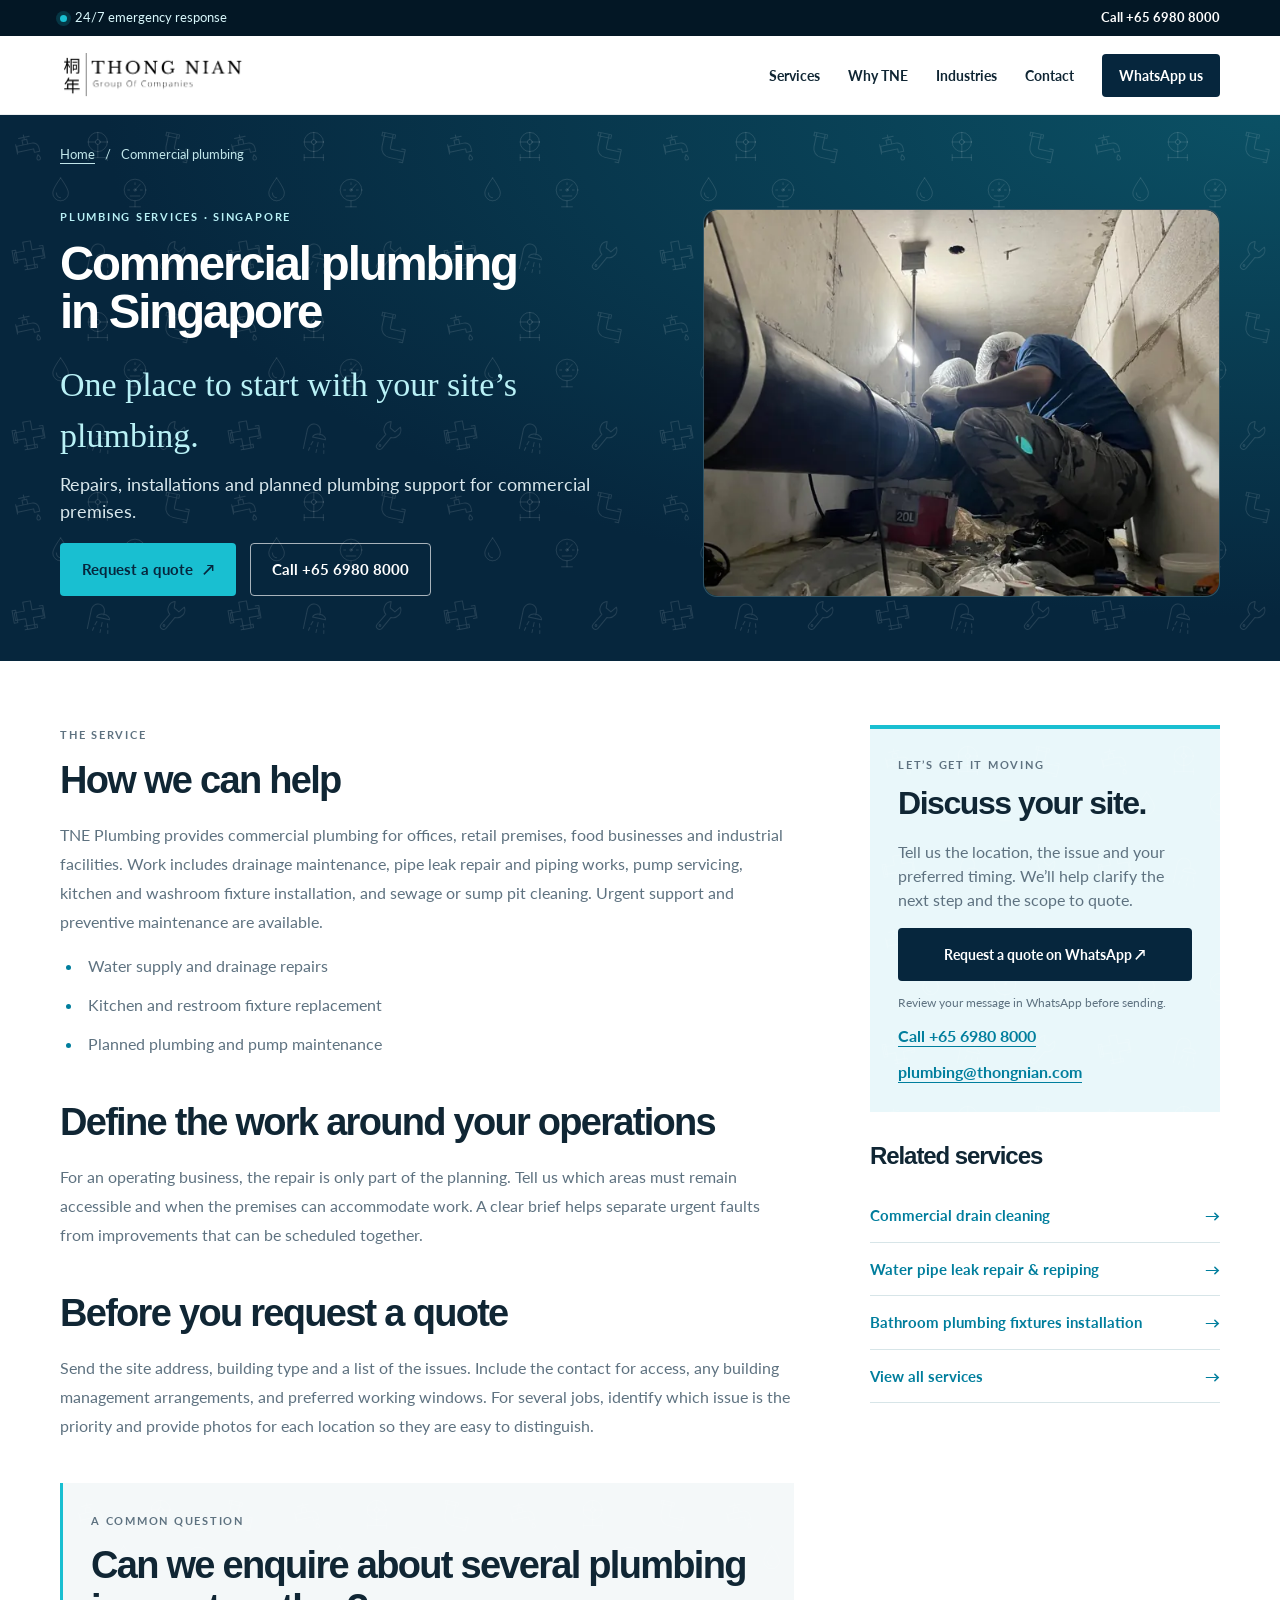
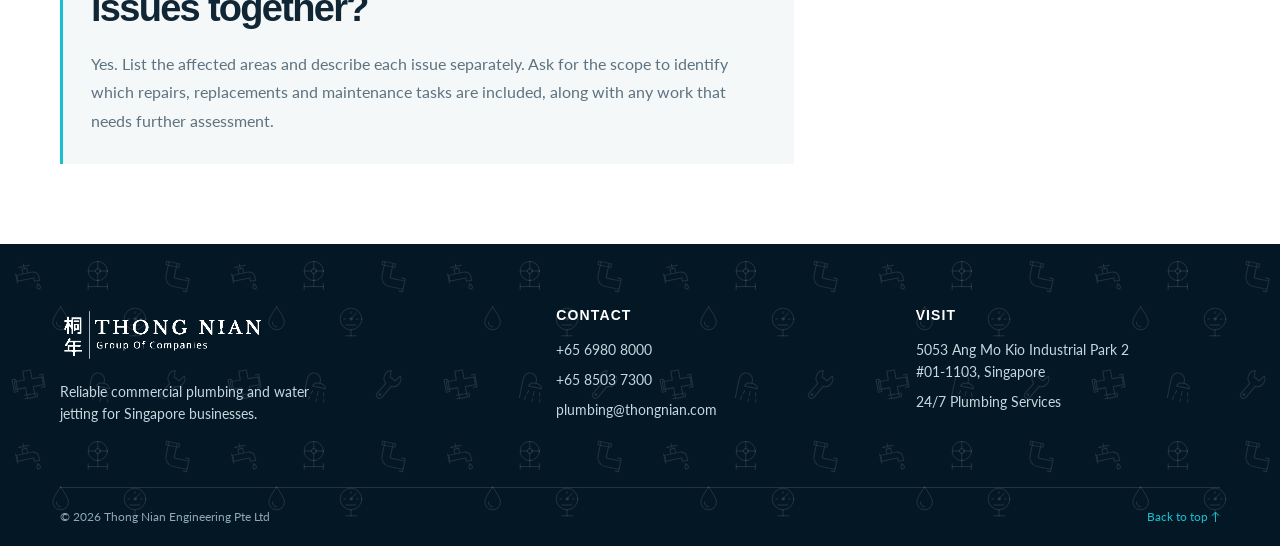
<file: commercial-plumbing-services/index.html>
<!doctype html>
<html lang="en-SG">
<head>
  <meta charset="UTF-8" />
  <meta name="viewport" content="width=device-width, initial-scale=1" />
  <meta name="theme-color" content="#06263d" />
  <title>Commercial Plumbing Services Singapore | TNE Plumbing</title>
  <meta name="description" content="Commercial plumbing repairs, installations and maintenance in Singapore for offices, retail, F&amp;B and industrial premises. Discuss your site with TNE Plumbing." />
  <meta name="robots" content="index, follow, max-image-preview:large" />
  <link rel="canonical" href="https://www.tneplumbing.com/commercial-plumbing-services/" />
  <link rel="icon" href="../assets/favicon1.png" type="image/png" />
  <link rel="stylesheet" href="../styles.css" />
  <script src="../scripts/main.js" defer></script>
  <meta property="og:type" content="website" />
  <meta property="og:locale" content="en_SG" />
  <meta property="og:site_name" content="TNE Plumbing" />
  <meta property="og:title" content="Commercial Plumbing Services Singapore | TNE Plumbing" />
  <meta property="og:description" content="Commercial plumbing repairs, installations and maintenance in Singapore for offices, retail, F&amp;B and industrial premises. Discuss your site with TNE Plumbing." />
  <meta property="og:url" content="https://www.tneplumbing.com/commercial-plumbing-services/" />
  <meta property="og:image" content="https://www.tneplumbing.com/assets/services/commercial-plumbing-services.webp" />
  <meta name="twitter:card" content="summary_large_image" />
  <meta name="twitter:title" content="Commercial Plumbing Services Singapore | TNE Plumbing" />
  <meta name="twitter:description" content="Commercial plumbing repairs, installations and maintenance in Singapore for offices, retail, F&amp;B and industrial premises. Discuss your site with TNE Plumbing." />
  <meta name="twitter:image" content="https://www.tneplumbing.com/assets/services/commercial-plumbing-services.webp" />
  <script type="application/ld+json">{
  "@context": "https://schema.org",
  "@graph": [
    {
      "@type": "Service",
      "@id": "https://www.tneplumbing.com/commercial-plumbing-services/#service",
      "name": "Commercial plumbing",
      "description": "Commercial plumbing repairs, installations and maintenance in Singapore for offices, retail, F&B and industrial premises. Discuss your site with TNE Plumbing.",
      "url": "https://www.tneplumbing.com/commercial-plumbing-services/",
      "areaServed": {
        "@type": "Country",
        "name": "Singapore"
      },
      "provider": {
        "@type": "Plumber",
        "@id": "https://www.tneplumbing.com/#business",
        "name": "Thong Nian Engineering Pte Ltd (TNE Plumbing)",
        "url": "https://www.tneplumbing.com/",
        "telephone": "+65 6980 8000",
        "email": "plumbing@thongnian.com",
        "address": {
          "@type": "PostalAddress",
          "streetAddress": "5053 Ang Mo Kio Industrial Park 2 #01-1103",
          "addressLocality": "Singapore",
          "addressCountry": "SG"
        }
      }
    },
    {
      "@type": "BreadcrumbList",
      "itemListElement": [
        {
          "@type": "ListItem",
          "position": 1,
          "name": "Home",
          "item": "https://www.tneplumbing.com/"
        },
        {
          "@type": "ListItem",
          "position": 2,
          "name": "Commercial plumbing",
          "item": "https://www.tneplumbing.com/commercial-plumbing-services/"
        }
      ]
    }
  ]
}</script>
</head>
<body class="service-page">
    <a class="skip-link" href="#main-content">Skip to content</a>

    <div class="utility-bar">
      <div class="container utility-inner">
        <p><span class="pulse-dot" aria-hidden="true"></span> 24/7 emergency response</p>
        <a href="tel:+6569808000">Call +65 6980 8000</a>
      </div>
    </div>

    <header class="site-header" data-header>
      <div class="container nav-wrap">
        <a class="brand" href="../index.html#top" aria-label="TNE Plumbing home">
          <img src="../assets/tne-logo.jpg" alt="Thong Nian Group of Companies" width="384" height="132" />
        </a>

        <button class="menu-toggle" type="button" aria-expanded="false" aria-controls="site-nav" data-menu-toggle>
          <span class="sr-only">Toggle menu</span>
          <span></span><span></span><span></span>
        </button>

        <nav id="site-nav" class="site-nav" aria-label="Primary navigation" data-nav>
          <a href="../index.html#services">Services</a>
          <a href="../index.html#why-tne">Why TNE</a>
          <a href="../index.html#industries">Industries</a>
          <a href="../index.html#contact">Contact</a>
          <a class="nav-cta" href="https://api.whatsapp.com/send?phone=6585037300&text=Hello%20TNE%20Plumbing%2C%20I%20need%20assistance." target="_blank" rel="noopener noreferrer">WhatsApp us</a>
        </nav>
      </div>
    </header>


<main id="main-content">
  <section class="service-hero" id="top" aria-labelledby="service-title">
    <div class="container">
      <nav class="breadcrumbs" aria-label="Breadcrumb"><a href="../index.html">Home</a><span aria-hidden="true">/</span><span aria-current="page">Commercial plumbing</span></nav>
      <div class="service-hero-layout">
      <div class="service-hero-text">
      <p class="eyebrow eyebrow-light">Plumbing services · Singapore</p>
      <h1 id="service-title">Commercial plumbing in Singapore</h1>
      <p class="service-tagline">One place to start with your site’s plumbing.</p>
      <p class="service-hero-copy">Repairs, installations and planned plumbing support for commercial premises.</p>
      <div class="hero-actions"><a class="button button-primary" href="#service-quote">Request a quote <span aria-hidden="true">↗</span></a><a class="button button-ghost" href="tel:+6569808000">Call +65 6980 8000</a></div>
      </div>
      <figure class="service-hero-photo">
        <img src="../assets/services/commercial-plumbing-services.webp" srcset="../assets/services/commercial-plumbing-services-640.webp 640w, ../assets/services/commercial-plumbing-services.webp 1200w" sizes="(max-width: 800px) 100vw, 45vw" alt="Technician working on large pipework inside a commercial building" width="1200" height="900" fetchpriority="high" decoding="async" />
      </figure>
      </div>
    </div>
  </section>
  <div class="container service-detail-layout">
    <div class="service-article">
      <section aria-labelledby="scope-title"><p class="eyebrow">The service</p><h2 id="scope-title">How we can help</h2><p>TNE Plumbing provides commercial plumbing for offices, retail premises, food businesses and industrial facilities. Work includes drainage maintenance, pipe leak repair and piping works, pump servicing, kitchen and washroom fixture installation, and sewage or sump pit cleaning. Urgent support and preventive maintenance are available.</p><ul class="service-scope"><li>Water supply and drainage repairs</li><li>Kitchen and restroom fixture replacement</li><li>Planned plumbing and pump maintenance</li></ul></section>
      <section aria-labelledby="approach-title"><h2 id="approach-title">Define the work around your operations</h2><p>For an operating business, the repair is only part of the planning. Tell us which areas must remain accessible and when the premises can accommodate work. A clear brief helps separate urgent faults from improvements that can be scheduled together.</p></section>
      <section aria-labelledby="prepare-title"><h2 id="prepare-title">Before you request a quote</h2><p>Send the site address, building type and a list of the issues. Include the contact for access, any building management arrangements, and preferred working windows. For several jobs, identify which issue is the priority and provide photos for each location so they are easy to distinguish.</p></section>
      <section class="service-faq" aria-labelledby="question-title"><p class="eyebrow">A common question</p><h2 id="question-title">Can we enquire about several plumbing issues together?</h2><p>Yes. List the affected areas and describe each issue separately. Ask for the scope to identify which repairs, replacements and maintenance tasks are included, along with any work that needs further assessment.</p></section>
    </div>
    <aside class="service-sidebar" aria-label="Service enquiry">
      <div class="service-enquiry" id="service-quote"><p class="eyebrow">Let’s get it moving</p><h2>Discuss your site.</h2><p>Tell us the location, the issue and your preferred timing. We’ll help clarify the next step and the scope to quote.</p><a class="button button-dark" href="https://api.whatsapp.com/send?phone=6585037300&amp;text=Hello%20TNE%20Plumbing%2C%20I%20would%20like%20a%20quote%20for%20Commercial%20plumbing.%20My%20location%20is%3A%20" target="_blank" rel="noopener noreferrer">Request a quote on WhatsApp ↗</a><p class="form-note">Review your message in WhatsApp before sending.</p><a class="service-contact-link" href="tel:+6569808000">Call +65 6980 8000</a><a class="service-contact-link" href="mailto:plumbing@thongnian.com">plumbing@thongnian.com</a></div>
      <div class="service-related"><h2>Related services</h2><a href="../commercial-drain-cleaning-singapore/index.html">Commercial drain cleaning <span aria-hidden="true">→</span></a><a href="../water-pipe-leak-repair-repiping/index.html">Water pipe leak repair &amp; repiping <span aria-hidden="true">→</span></a><a href="../bathroom-plumbing-fixtures-installation/index.html">Bathroom plumbing fixtures installation <span aria-hidden="true">→</span></a><a href="../index.html#services">View all services <span aria-hidden="true">→</span></a></div>
    </aside>
  </div>
</main>
    <footer class="site-footer" id="contact">
      <div class="container footer-grid">
        <div class="footer-brand">
          <img src="../assets/tne-logo.jpg" alt="Thong Nian Group of Companies" width="384" height="132" loading="lazy" />
          <p>Reliable commercial plumbing and water jetting for Singapore businesses.</p>
        </div>
        <div><h2>Contact</h2><a href="tel:+6569808000">+65 6980 8000</a><a href="tel:+6585037300">+65 8503 7300</a><a href="mailto:plumbing@thongnian.com">plumbing@thongnian.com</a></div>
        <div><h2>Visit</h2><address>5053 Ang Mo Kio Industrial Park 2<br />#01-1103, Singapore</address><p>24/7 Plumbing Services</p></div>
      </div>
      <div class="container footer-bottom"><span>© 2026 Thong Nian Engineering Pte Ltd</span><a href="#top">Back to top ↑</a></div>
    </footer>

</body>
</html>
</file>
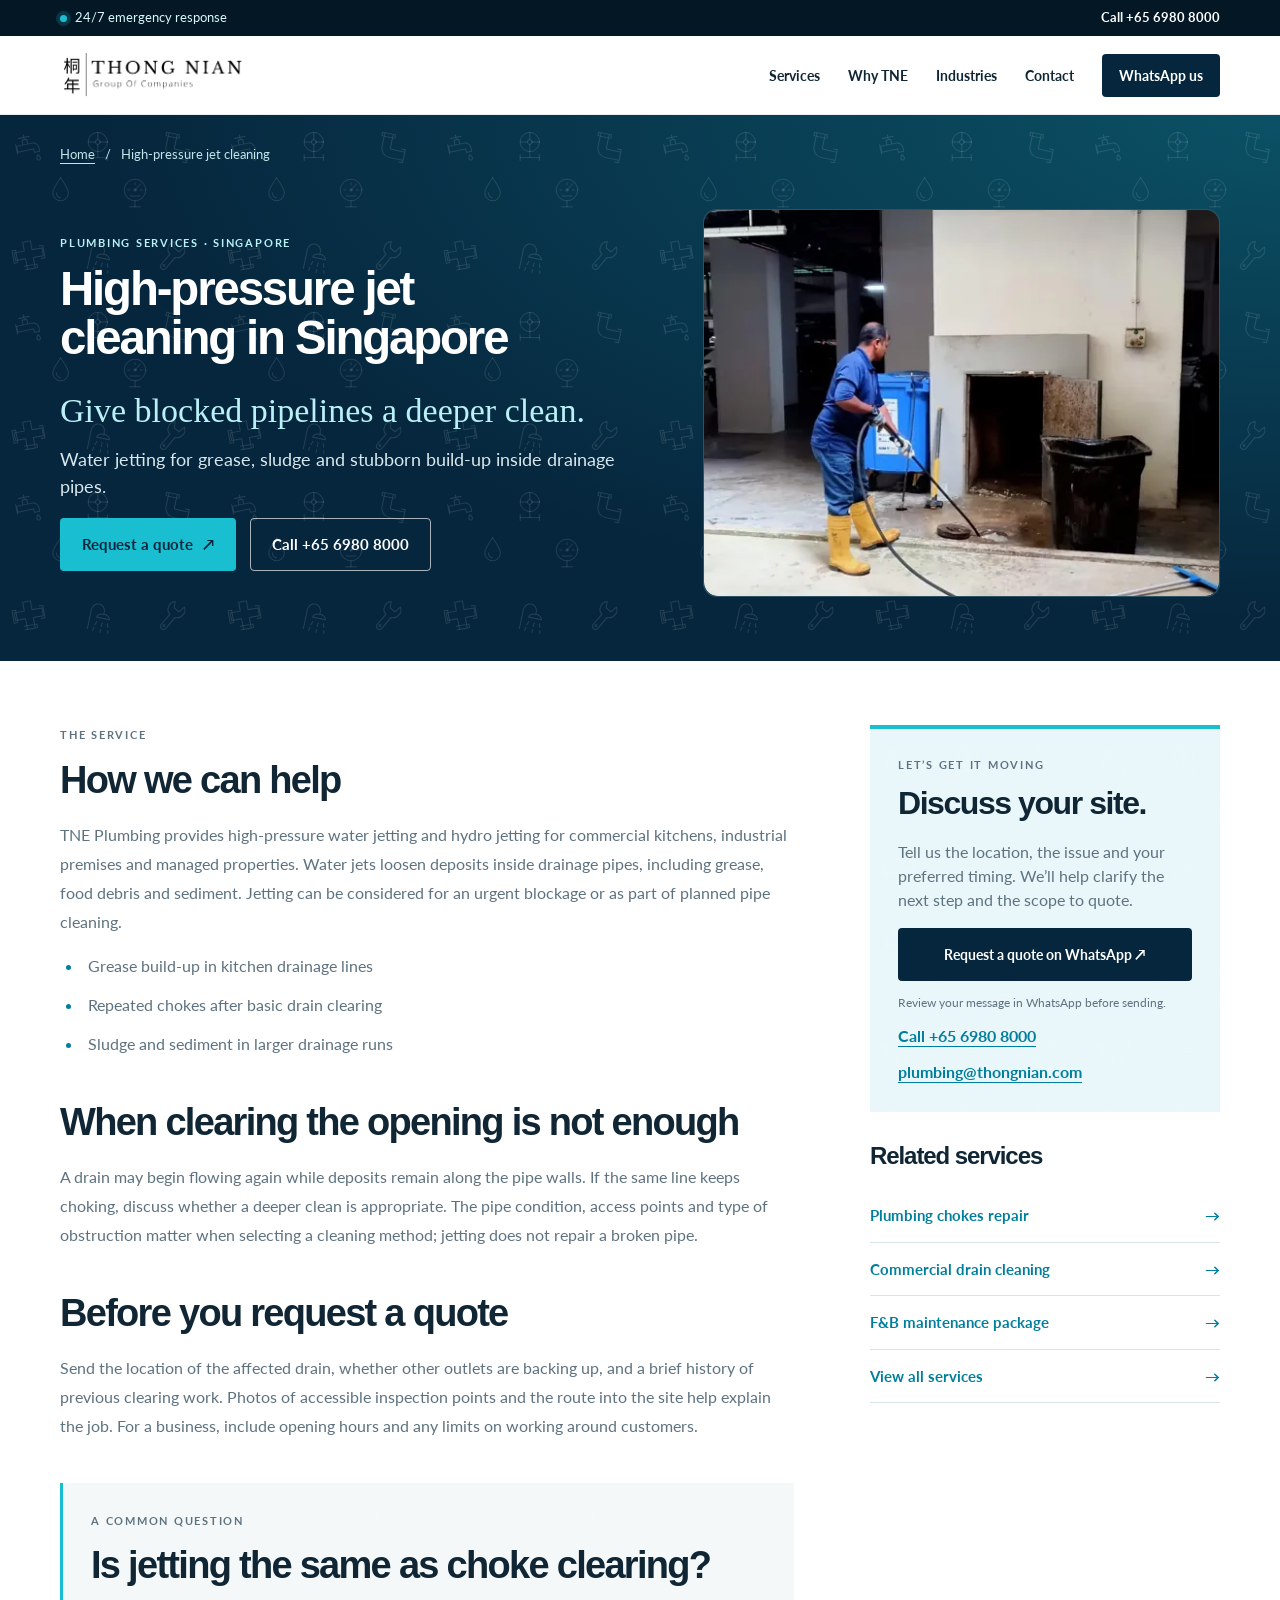
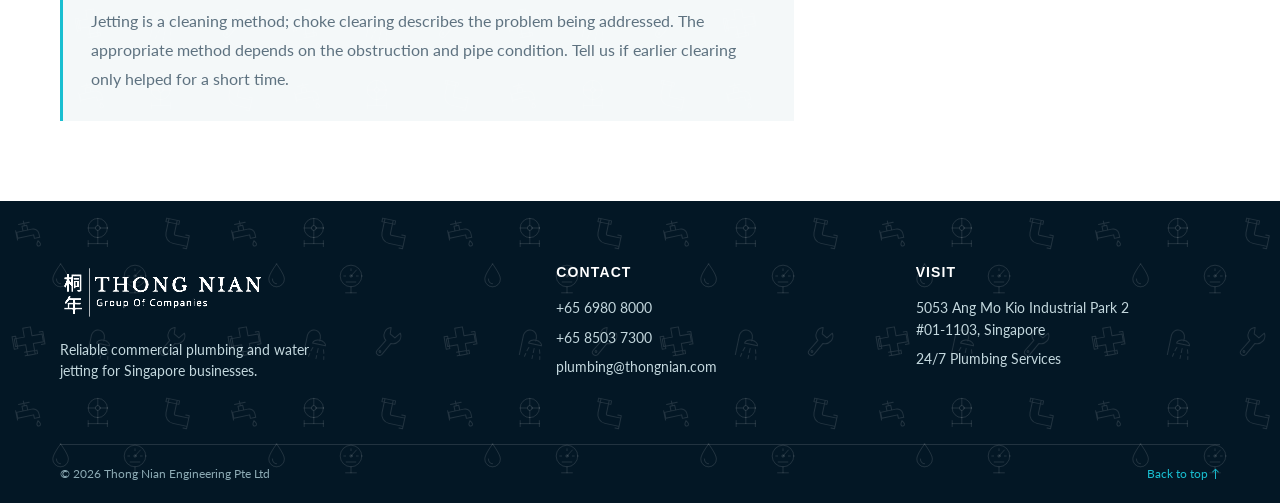
<file: high-pressure-jet-cleaning-services/index.html>
<!doctype html>
<html lang="en-SG">
<head>
  <meta charset="UTF-8" />
  <meta name="viewport" content="width=device-width, initial-scale=1" />
  <meta name="theme-color" content="#06263d" />
  <title>High-Pressure Jet Cleaning Singapore | TNE Plumbing</title>
  <meta name="description" content="High-pressure water jetting and hydro jetting for grease, sludge and recurring pipe blockages in Singapore. Contact TNE Plumbing for a site assessment." />
  <meta name="robots" content="index, follow, max-image-preview:large" />
  <link rel="canonical" href="https://www.tneplumbing.com/high-pressure-jet-cleaning-services/" />
  <link rel="icon" href="../assets/favicon1.png" type="image/png" />
  <link rel="stylesheet" href="../styles.css" />
  <script src="../scripts/main.js" defer></script>
  <meta property="og:type" content="website" />
  <meta property="og:locale" content="en_SG" />
  <meta property="og:site_name" content="TNE Plumbing" />
  <meta property="og:title" content="High-Pressure Jet Cleaning Singapore | TNE Plumbing" />
  <meta property="og:description" content="High-pressure water jetting and hydro jetting for grease, sludge and recurring pipe blockages in Singapore. Contact TNE Plumbing for a site assessment." />
  <meta property="og:url" content="https://www.tneplumbing.com/high-pressure-jet-cleaning-services/" />
  <meta property="og:image" content="https://www.tneplumbing.com/assets/services/high-pressure-jet-cleaning-services.webp" />
  <meta name="twitter:card" content="summary_large_image" />
  <meta name="twitter:title" content="High-Pressure Jet Cleaning Singapore | TNE Plumbing" />
  <meta name="twitter:description" content="High-pressure water jetting and hydro jetting for grease, sludge and recurring pipe blockages in Singapore. Contact TNE Plumbing for a site assessment." />
  <meta name="twitter:image" content="https://www.tneplumbing.com/assets/services/high-pressure-jet-cleaning-services.webp" />
  <script type="application/ld+json">{
  "@context": "https://schema.org",
  "@graph": [
    {
      "@type": "Service",
      "@id": "https://www.tneplumbing.com/high-pressure-jet-cleaning-services/#service",
      "name": "High-pressure jet cleaning",
      "description": "High-pressure water jetting and hydro jetting for grease, sludge and recurring pipe blockages in Singapore. Contact TNE Plumbing for a site assessment.",
      "url": "https://www.tneplumbing.com/high-pressure-jet-cleaning-services/",
      "areaServed": {
        "@type": "Country",
        "name": "Singapore"
      },
      "provider": {
        "@type": "Plumber",
        "@id": "https://www.tneplumbing.com/#business",
        "name": "Thong Nian Engineering Pte Ltd (TNE Plumbing)",
        "url": "https://www.tneplumbing.com/",
        "telephone": "+65 6980 8000",
        "email": "plumbing@thongnian.com",
        "address": {
          "@type": "PostalAddress",
          "streetAddress": "5053 Ang Mo Kio Industrial Park 2 #01-1103",
          "addressLocality": "Singapore",
          "addressCountry": "SG"
        }
      }
    },
    {
      "@type": "BreadcrumbList",
      "itemListElement": [
        {
          "@type": "ListItem",
          "position": 1,
          "name": "Home",
          "item": "https://www.tneplumbing.com/"
        },
        {
          "@type": "ListItem",
          "position": 2,
          "name": "High-pressure jet cleaning",
          "item": "https://www.tneplumbing.com/high-pressure-jet-cleaning-services/"
        }
      ]
    }
  ]
}</script>
</head>
<body class="service-page">
    <a class="skip-link" href="#main-content">Skip to content</a>

    <div class="utility-bar">
      <div class="container utility-inner">
        <p><span class="pulse-dot" aria-hidden="true"></span> 24/7 emergency response</p>
        <a href="tel:+6569808000">Call +65 6980 8000</a>
      </div>
    </div>

    <header class="site-header" data-header>
      <div class="container nav-wrap">
        <a class="brand" href="../index.html#top" aria-label="TNE Plumbing home">
          <img src="../assets/tne-logo.jpg" alt="Thong Nian Group of Companies" width="384" height="132" />
        </a>

        <button class="menu-toggle" type="button" aria-expanded="false" aria-controls="site-nav" data-menu-toggle>
          <span class="sr-only">Toggle menu</span>
          <span></span><span></span><span></span>
        </button>

        <nav id="site-nav" class="site-nav" aria-label="Primary navigation" data-nav>
          <a href="../index.html#services">Services</a>
          <a href="../index.html#why-tne">Why TNE</a>
          <a href="../index.html#industries">Industries</a>
          <a href="../index.html#contact">Contact</a>
          <a class="nav-cta" href="https://api.whatsapp.com/send?phone=6585037300&text=Hello%20TNE%20Plumbing%2C%20I%20need%20assistance." target="_blank" rel="noopener noreferrer">WhatsApp us</a>
        </nav>
      </div>
    </header>


<main id="main-content">
  <section class="service-hero" id="top" aria-labelledby="service-title">
    <div class="container">
      <nav class="breadcrumbs" aria-label="Breadcrumb"><a href="../index.html">Home</a><span aria-hidden="true">/</span><span aria-current="page">High-pressure jet cleaning</span></nav>
      <div class="service-hero-layout">
      <div class="service-hero-text">
      <p class="eyebrow eyebrow-light">Plumbing services · Singapore</p>
      <h1 id="service-title">High-pressure jet cleaning in Singapore</h1>
      <p class="service-tagline">Give blocked pipelines a deeper clean.</p>
      <p class="service-hero-copy">Water jetting for grease, sludge and stubborn build-up inside drainage pipes.</p>
      <div class="hero-actions"><a class="button button-primary" href="#service-quote">Request a quote <span aria-hidden="true">↗</span></a><a class="button button-ghost" href="tel:+6569808000">Call +65 6980 8000</a></div>
      </div>
      <figure class="service-hero-photo">
        <img src="../assets/services/high-pressure-jet-cleaning-services.webp" srcset="../assets/services/high-pressure-jet-cleaning-services-640.webp 640w, ../assets/services/high-pressure-jet-cleaning-services.webp 1200w" sizes="(max-width: 800px) 100vw, 45vw" alt="Technician using a high-pressure water jet to clean a floor drain" width="1200" height="746" fetchpriority="high" decoding="async" />
      </figure>
      </div>
    </div>
  </section>
  <div class="container service-detail-layout">
    <div class="service-article">
      <section aria-labelledby="scope-title"><p class="eyebrow">The service</p><h2 id="scope-title">How we can help</h2><p>TNE Plumbing provides high-pressure water jetting and hydro jetting for commercial kitchens, industrial premises and managed properties. Water jets loosen deposits inside drainage pipes, including grease, food debris and sediment. Jetting can be considered for an urgent blockage or as part of planned pipe cleaning.</p><ul class="service-scope"><li>Grease build-up in kitchen drainage lines</li><li>Repeated chokes after basic drain clearing</li><li>Sludge and sediment in larger drainage runs</li></ul></section>
      <section aria-labelledby="approach-title"><h2 id="approach-title">When clearing the opening is not enough</h2><p>A drain may begin flowing again while deposits remain along the pipe walls. If the same line keeps choking, discuss whether a deeper clean is appropriate. The pipe condition, access points and type of obstruction matter when selecting a cleaning method; jetting does not repair a broken pipe.</p></section>
      <section aria-labelledby="prepare-title"><h2 id="prepare-title">Before you request a quote</h2><p>Send the location of the affected drain, whether other outlets are backing up, and a brief history of previous clearing work. Photos of accessible inspection points and the route into the site help explain the job. For a business, include opening hours and any limits on working around customers.</p></section>
      <section class="service-faq" aria-labelledby="question-title"><p class="eyebrow">A common question</p><h2 id="question-title">Is jetting the same as choke clearing?</h2><p>Jetting is a cleaning method; choke clearing describes the problem being addressed. The appropriate method depends on the obstruction and pipe condition. Tell us if earlier clearing only helped for a short time.</p></section>
    </div>
    <aside class="service-sidebar" aria-label="Service enquiry">
      <div class="service-enquiry" id="service-quote"><p class="eyebrow">Let’s get it moving</p><h2>Discuss your site.</h2><p>Tell us the location, the issue and your preferred timing. We’ll help clarify the next step and the scope to quote.</p><a class="button button-dark" href="https://api.whatsapp.com/send?phone=6585037300&amp;text=Hello%20TNE%20Plumbing%2C%20I%20would%20like%20a%20quote%20for%20High-pressure%20jet%20cleaning.%20My%20location%20is%3A%20" target="_blank" rel="noopener noreferrer">Request a quote on WhatsApp ↗</a><p class="form-note">Review your message in WhatsApp before sending.</p><a class="service-contact-link" href="tel:+6569808000">Call +65 6980 8000</a><a class="service-contact-link" href="mailto:plumbing@thongnian.com">plumbing@thongnian.com</a></div>
      <div class="service-related"><h2>Related services</h2><a href="../plumbing-chokes-repair-services/index.html">Plumbing chokes repair <span aria-hidden="true">→</span></a><a href="../commercial-drain-cleaning-singapore/index.html">Commercial drain cleaning <span aria-hidden="true">→</span></a><a href="../restaurant-drain-cleaning-singapore/index.html">F&amp;B maintenance package <span aria-hidden="true">→</span></a><a href="../index.html#services">View all services <span aria-hidden="true">→</span></a></div>
    </aside>
  </div>
</main>
    <footer class="site-footer" id="contact">
      <div class="container footer-grid">
        <div class="footer-brand">
          <img src="../assets/tne-logo.jpg" alt="Thong Nian Group of Companies" width="384" height="132" loading="lazy" />
          <p>Reliable commercial plumbing and water jetting for Singapore businesses.</p>
        </div>
        <div><h2>Contact</h2><a href="tel:+6569808000">+65 6980 8000</a><a href="tel:+6585037300">+65 8503 7300</a><a href="mailto:plumbing@thongnian.com">plumbing@thongnian.com</a></div>
        <div><h2>Visit</h2><address>5053 Ang Mo Kio Industrial Park 2<br />#01-1103, Singapore</address><p>24/7 Plumbing Services</p></div>
      </div>
      <div class="container footer-bottom"><span>© 2026 Thong Nian Engineering Pte Ltd</span><a href="#top">Back to top ↑</a></div>
    </footer>

</body>
</html>
</file>
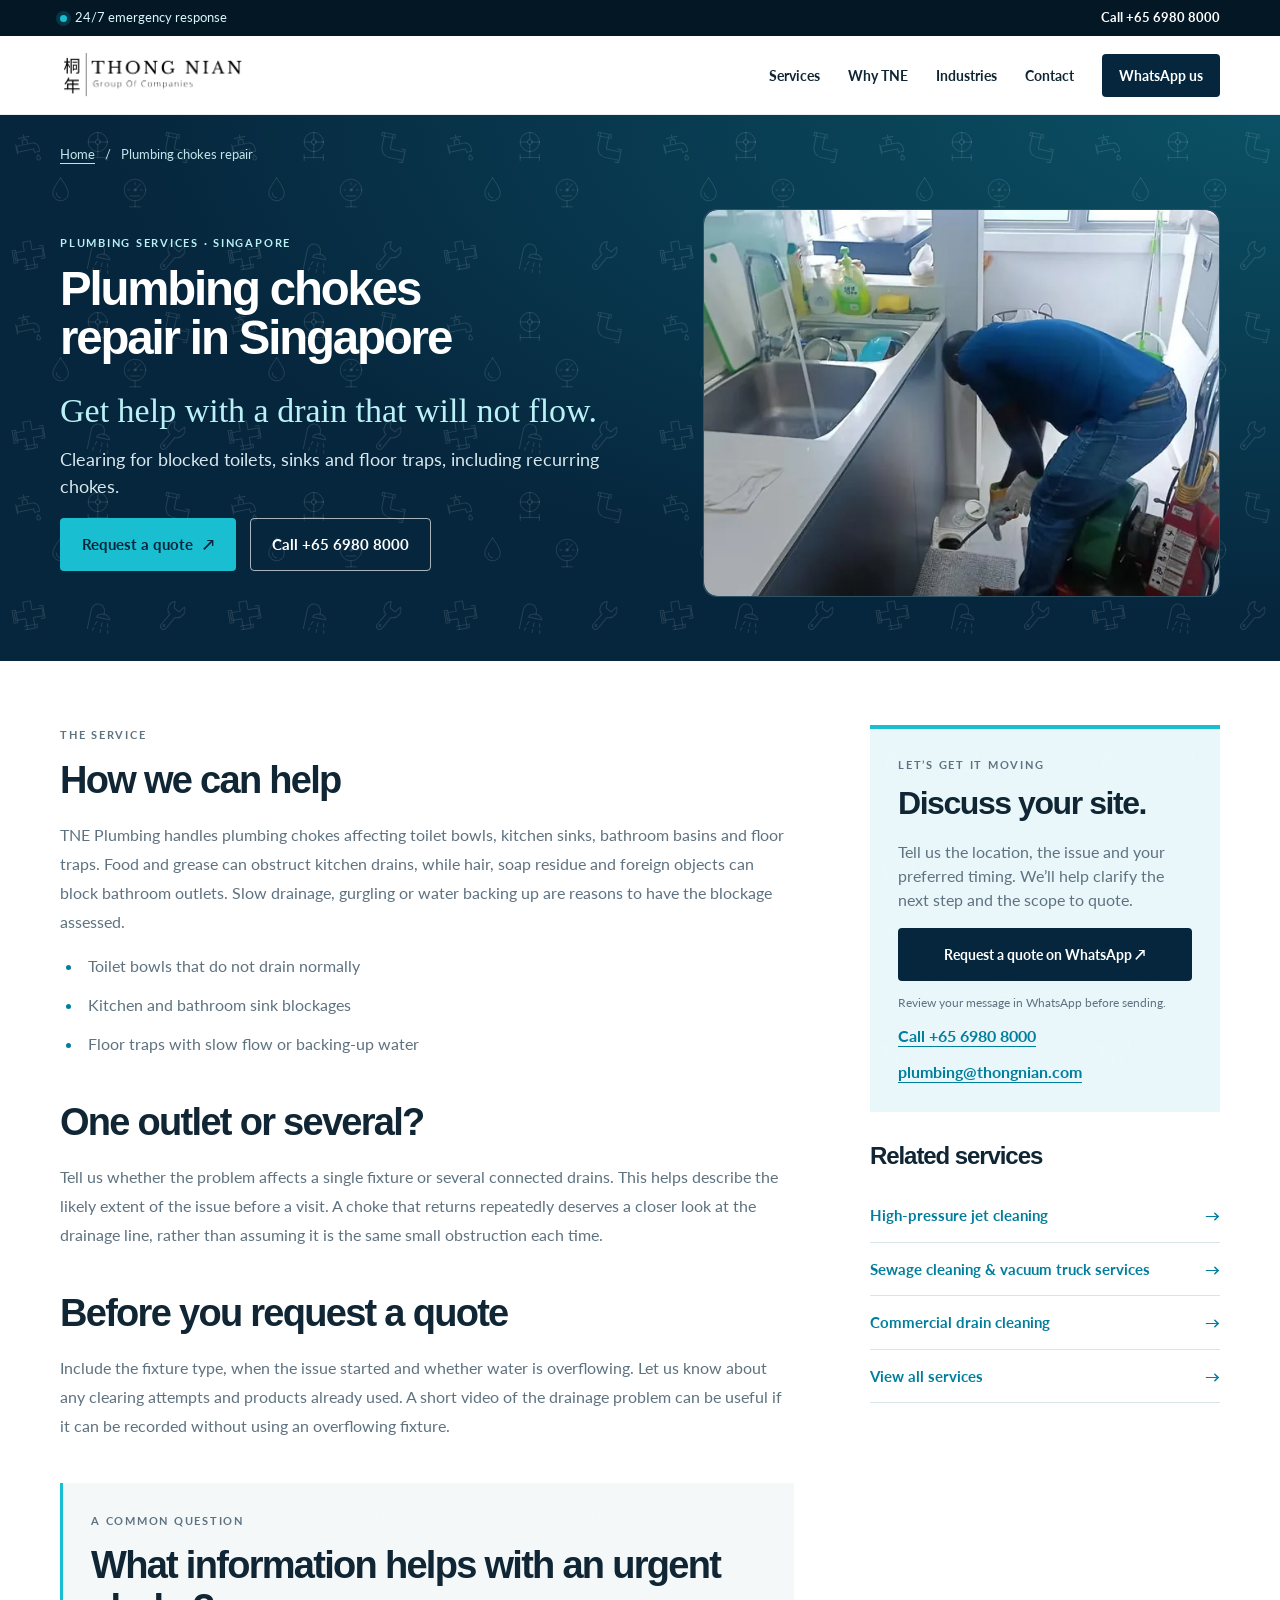
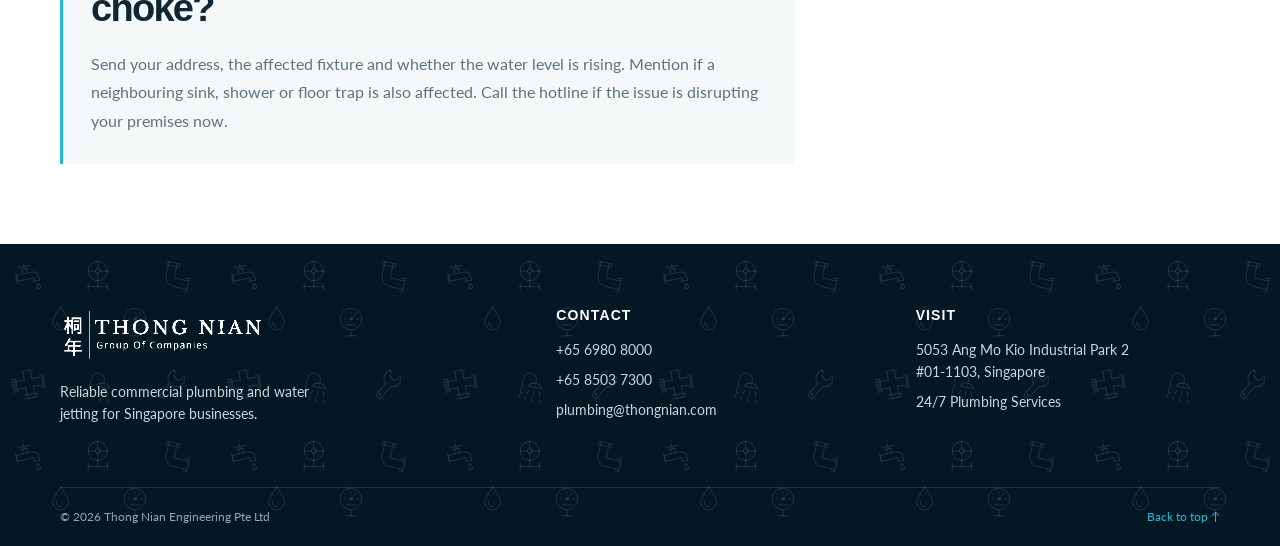
<file: plumbing-chokes-repair-services/index.html>
<!doctype html>
<html lang="en-SG">
<head>
  <meta charset="UTF-8" />
  <meta name="viewport" content="width=device-width, initial-scale=1" />
  <meta name="theme-color" content="#06263d" />
  <title>Plumbing Chokes Repair Singapore | TNE Plumbing</title>
  <meta name="description" content="Help for blocked toilets, kitchen sinks, bathroom sinks and floor traps in Singapore. Contact TNE Plumbing to discuss choke clearing and recurring blockages." />
  <meta name="robots" content="index, follow, max-image-preview:large" />
  <link rel="canonical" href="https://www.tneplumbing.com/plumbing-chokes-repair-services/" />
  <link rel="icon" href="../assets/favicon1.png" type="image/png" />
  <link rel="stylesheet" href="../styles.css" />
  <script src="../scripts/main.js" defer></script>
  <meta property="og:type" content="website" />
  <meta property="og:locale" content="en_SG" />
  <meta property="og:site_name" content="TNE Plumbing" />
  <meta property="og:title" content="Plumbing Chokes Repair Singapore | TNE Plumbing" />
  <meta property="og:description" content="Help for blocked toilets, kitchen sinks, bathroom sinks and floor traps in Singapore. Contact TNE Plumbing to discuss choke clearing and recurring blockages." />
  <meta property="og:url" content="https://www.tneplumbing.com/plumbing-chokes-repair-services/" />
  <meta property="og:image" content="https://www.tneplumbing.com/assets/services/plumbing-chokes-repair-services.webp" />
  <meta name="twitter:card" content="summary_large_image" />
  <meta name="twitter:title" content="Plumbing Chokes Repair Singapore | TNE Plumbing" />
  <meta name="twitter:description" content="Help for blocked toilets, kitchen sinks, bathroom sinks and floor traps in Singapore. Contact TNE Plumbing to discuss choke clearing and recurring blockages." />
  <meta name="twitter:image" content="https://www.tneplumbing.com/assets/services/plumbing-chokes-repair-services.webp" />
  <script type="application/ld+json">{
  "@context": "https://schema.org",
  "@graph": [
    {
      "@type": "Service",
      "@id": "https://www.tneplumbing.com/plumbing-chokes-repair-services/#service",
      "name": "Plumbing chokes repair",
      "description": "Help for blocked toilets, kitchen sinks, bathroom sinks and floor traps in Singapore. Contact TNE Plumbing to discuss choke clearing and recurring blockages.",
      "url": "https://www.tneplumbing.com/plumbing-chokes-repair-services/",
      "areaServed": {
        "@type": "Country",
        "name": "Singapore"
      },
      "provider": {
        "@type": "Plumber",
        "@id": "https://www.tneplumbing.com/#business",
        "name": "Thong Nian Engineering Pte Ltd (TNE Plumbing)",
        "url": "https://www.tneplumbing.com/",
        "telephone": "+65 6980 8000",
        "email": "plumbing@thongnian.com",
        "address": {
          "@type": "PostalAddress",
          "streetAddress": "5053 Ang Mo Kio Industrial Park 2 #01-1103",
          "addressLocality": "Singapore",
          "addressCountry": "SG"
        }
      }
    },
    {
      "@type": "BreadcrumbList",
      "itemListElement": [
        {
          "@type": "ListItem",
          "position": 1,
          "name": "Home",
          "item": "https://www.tneplumbing.com/"
        },
        {
          "@type": "ListItem",
          "position": 2,
          "name": "Plumbing chokes repair",
          "item": "https://www.tneplumbing.com/plumbing-chokes-repair-services/"
        }
      ]
    }
  ]
}</script>
</head>
<body class="service-page">
    <a class="skip-link" href="#main-content">Skip to content</a>

    <div class="utility-bar">
      <div class="container utility-inner">
        <p><span class="pulse-dot" aria-hidden="true"></span> 24/7 emergency response</p>
        <a href="tel:+6569808000">Call +65 6980 8000</a>
      </div>
    </div>

    <header class="site-header" data-header>
      <div class="container nav-wrap">
        <a class="brand" href="../index.html#top" aria-label="TNE Plumbing home">
          <img src="../assets/tne-logo.jpg" alt="Thong Nian Group of Companies" width="384" height="132" />
        </a>

        <button class="menu-toggle" type="button" aria-expanded="false" aria-controls="site-nav" data-menu-toggle>
          <span class="sr-only">Toggle menu</span>
          <span></span><span></span><span></span>
        </button>

        <nav id="site-nav" class="site-nav" aria-label="Primary navigation" data-nav>
          <a href="../index.html#services">Services</a>
          <a href="../index.html#why-tne">Why TNE</a>
          <a href="../index.html#industries">Industries</a>
          <a href="../index.html#contact">Contact</a>
          <a class="nav-cta" href="https://api.whatsapp.com/send?phone=6585037300&text=Hello%20TNE%20Plumbing%2C%20I%20need%20assistance." target="_blank" rel="noopener noreferrer">WhatsApp us</a>
        </nav>
      </div>
    </header>


<main id="main-content">
  <section class="service-hero" id="top" aria-labelledby="service-title">
    <div class="container">
      <nav class="breadcrumbs" aria-label="Breadcrumb"><a href="../index.html">Home</a><span aria-hidden="true">/</span><span aria-current="page">Plumbing chokes repair</span></nav>
      <div class="service-hero-layout">
      <div class="service-hero-text">
      <p class="eyebrow eyebrow-light">Plumbing services · Singapore</p>
      <h1 id="service-title">Plumbing chokes repair in Singapore</h1>
      <p class="service-tagline">Get help with a drain that will not flow.</p>
      <p class="service-hero-copy">Clearing for blocked toilets, sinks and floor traps, including recurring chokes.</p>
      <div class="hero-actions"><a class="button button-primary" href="#service-quote">Request a quote <span aria-hidden="true">↗</span></a><a class="button button-ghost" href="tel:+6569808000">Call +65 6980 8000</a></div>
      </div>
      <figure class="service-hero-photo">
        <img src="../assets/services/plumbing-chokes-repair-services.webp" srcset="../assets/services/plumbing-chokes-repair-services-640.webp 640w, ../assets/services/plumbing-chokes-repair-services.webp 696w" sizes="(max-width: 800px) 100vw, 45vw" alt="Plumber working on pipework beneath a kitchen sink" width="696" height="512" fetchpriority="high" decoding="async" />
      </figure>
      </div>
    </div>
  </section>
  <div class="container service-detail-layout">
    <div class="service-article">
      <section aria-labelledby="scope-title"><p class="eyebrow">The service</p><h2 id="scope-title">How we can help</h2><p>TNE Plumbing handles plumbing chokes affecting toilet bowls, kitchen sinks, bathroom basins and floor traps. Food and grease can obstruct kitchen drains, while hair, soap residue and foreign objects can block bathroom outlets. Slow drainage, gurgling or water backing up are reasons to have the blockage assessed.</p><ul class="service-scope"><li>Toilet bowls that do not drain normally</li><li>Kitchen and bathroom sink blockages</li><li>Floor traps with slow flow or backing-up water</li></ul></section>
      <section aria-labelledby="approach-title"><h2 id="approach-title">One outlet or several?</h2><p>Tell us whether the problem affects a single fixture or several connected drains. This helps describe the likely extent of the issue before a visit. A choke that returns repeatedly deserves a closer look at the drainage line, rather than assuming it is the same small obstruction each time.</p></section>
      <section aria-labelledby="prepare-title"><h2 id="prepare-title">Before you request a quote</h2><p>Include the fixture type, when the issue started and whether water is overflowing. Let us know about any clearing attempts and products already used. A short video of the drainage problem can be useful if it can be recorded without using an overflowing fixture.</p></section>
      <section class="service-faq" aria-labelledby="question-title"><p class="eyebrow">A common question</p><h2 id="question-title">What information helps with an urgent choke?</h2><p>Send your address, the affected fixture and whether the water level is rising. Mention if a neighbouring sink, shower or floor trap is also affected. Call the hotline if the issue is disrupting your premises now.</p></section>
    </div>
    <aside class="service-sidebar" aria-label="Service enquiry">
      <div class="service-enquiry" id="service-quote"><p class="eyebrow">Let’s get it moving</p><h2>Discuss your site.</h2><p>Tell us the location, the issue and your preferred timing. We’ll help clarify the next step and the scope to quote.</p><a class="button button-dark" href="https://api.whatsapp.com/send?phone=6585037300&amp;text=Hello%20TNE%20Plumbing%2C%20I%20would%20like%20a%20quote%20for%20Plumbing%20chokes%20repair.%20My%20location%20is%3A%20" target="_blank" rel="noopener noreferrer">Request a quote on WhatsApp ↗</a><p class="form-note">Review your message in WhatsApp before sending.</p><a class="service-contact-link" href="tel:+6569808000">Call +65 6980 8000</a><a class="service-contact-link" href="mailto:plumbing@thongnian.com">plumbing@thongnian.com</a></div>
      <div class="service-related"><h2>Related services</h2><a href="../high-pressure-jet-cleaning-services/index.html">High-pressure jet cleaning <span aria-hidden="true">→</span></a><a href="../sewage-cleaning-vacuum-truck-services/index.html">Sewage cleaning &amp; vacuum truck services <span aria-hidden="true">→</span></a><a href="../commercial-drain-cleaning-singapore/index.html">Commercial drain cleaning <span aria-hidden="true">→</span></a><a href="../index.html#services">View all services <span aria-hidden="true">→</span></a></div>
    </aside>
  </div>
</main>
    <footer class="site-footer" id="contact">
      <div class="container footer-grid">
        <div class="footer-brand">
          <img src="../assets/tne-logo.jpg" alt="Thong Nian Group of Companies" width="384" height="132" loading="lazy" />
          <p>Reliable commercial plumbing and water jetting for Singapore businesses.</p>
        </div>
        <div><h2>Contact</h2><a href="tel:+6569808000">+65 6980 8000</a><a href="tel:+6585037300">+65 8503 7300</a><a href="mailto:plumbing@thongnian.com">plumbing@thongnian.com</a></div>
        <div><h2>Visit</h2><address>5053 Ang Mo Kio Industrial Park 2<br />#01-1103, Singapore</address><p>24/7 Plumbing Services</p></div>
      </div>
      <div class="container footer-bottom"><span>© 2026 Thong Nian Engineering Pte Ltd</span><a href="#top">Back to top ↑</a></div>
    </footer>

</body>
</html>
</file>
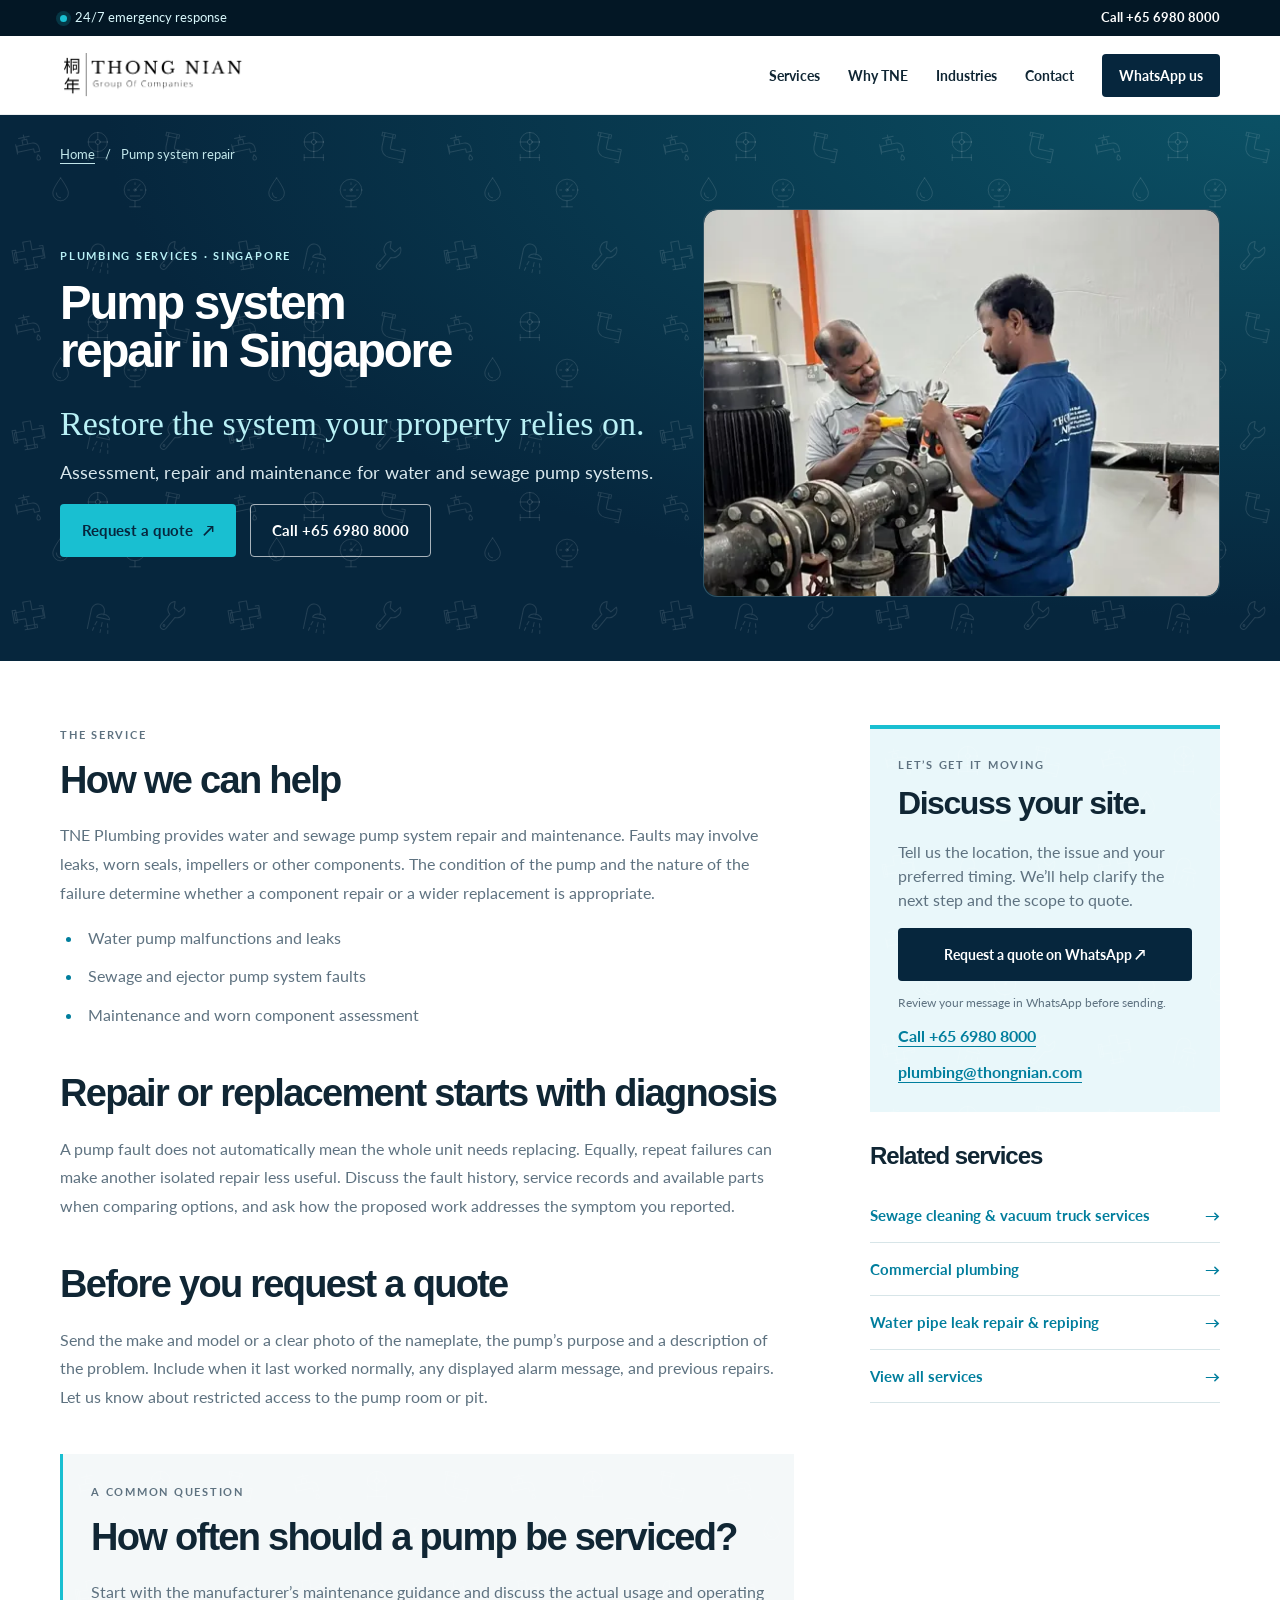
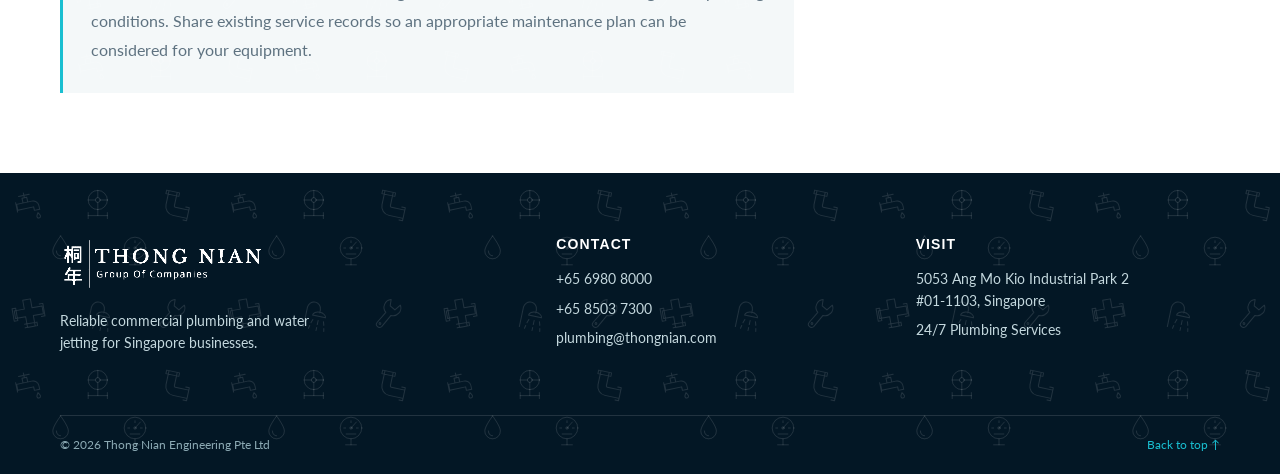
<file: pump-system-repair-works/index.html>
<!doctype html>
<html lang="en-SG">
<head>
  <meta charset="UTF-8" />
  <meta name="viewport" content="width=device-width, initial-scale=1" />
  <meta name="theme-color" content="#06263d" />
  <title>Water &amp; Sewage Pump Repair Singapore | TNE Plumbing</title>
  <meta name="description" content="Water and sewage pump repair and maintenance in Singapore. Discuss pump faults, worn components and repair or replacement options with TNE Plumbing." />
  <meta name="robots" content="index, follow, max-image-preview:large" />
  <link rel="canonical" href="https://www.tneplumbing.com/pump-system-repair-works/" />
  <link rel="icon" href="../assets/favicon1.png" type="image/png" />
  <link rel="stylesheet" href="../styles.css" />
  <script src="../scripts/main.js" defer></script>
  <meta property="og:type" content="website" />
  <meta property="og:locale" content="en_SG" />
  <meta property="og:site_name" content="TNE Plumbing" />
  <meta property="og:title" content="Water &amp; Sewage Pump Repair Singapore | TNE Plumbing" />
  <meta property="og:description" content="Water and sewage pump repair and maintenance in Singapore. Discuss pump faults, worn components and repair or replacement options with TNE Plumbing." />
  <meta property="og:url" content="https://www.tneplumbing.com/pump-system-repair-works/" />
  <meta property="og:image" content="https://www.tneplumbing.com/assets/services/pump-system-repair-works.webp" />
  <meta name="twitter:card" content="summary_large_image" />
  <meta name="twitter:title" content="Water &amp; Sewage Pump Repair Singapore | TNE Plumbing" />
  <meta name="twitter:description" content="Water and sewage pump repair and maintenance in Singapore. Discuss pump faults, worn components and repair or replacement options with TNE Plumbing." />
  <meta name="twitter:image" content="https://www.tneplumbing.com/assets/services/pump-system-repair-works.webp" />
  <script type="application/ld+json">{
  "@context": "https://schema.org",
  "@graph": [
    {
      "@type": "Service",
      "@id": "https://www.tneplumbing.com/pump-system-repair-works/#service",
      "name": "Pump system repair",
      "description": "Water and sewage pump repair and maintenance in Singapore. Discuss pump faults, worn components and repair or replacement options with TNE Plumbing.",
      "url": "https://www.tneplumbing.com/pump-system-repair-works/",
      "areaServed": {
        "@type": "Country",
        "name": "Singapore"
      },
      "provider": {
        "@type": "Plumber",
        "@id": "https://www.tneplumbing.com/#business",
        "name": "Thong Nian Engineering Pte Ltd (TNE Plumbing)",
        "url": "https://www.tneplumbing.com/",
        "telephone": "+65 6980 8000",
        "email": "plumbing@thongnian.com",
        "address": {
          "@type": "PostalAddress",
          "streetAddress": "5053 Ang Mo Kio Industrial Park 2 #01-1103",
          "addressLocality": "Singapore",
          "addressCountry": "SG"
        }
      }
    },
    {
      "@type": "BreadcrumbList",
      "itemListElement": [
        {
          "@type": "ListItem",
          "position": 1,
          "name": "Home",
          "item": "https://www.tneplumbing.com/"
        },
        {
          "@type": "ListItem",
          "position": 2,
          "name": "Pump system repair",
          "item": "https://www.tneplumbing.com/pump-system-repair-works/"
        }
      ]
    }
  ]
}</script>
</head>
<body class="service-page">
    <a class="skip-link" href="#main-content">Skip to content</a>

    <div class="utility-bar">
      <div class="container utility-inner">
        <p><span class="pulse-dot" aria-hidden="true"></span> 24/7 emergency response</p>
        <a href="tel:+6569808000">Call +65 6980 8000</a>
      </div>
    </div>

    <header class="site-header" data-header>
      <div class="container nav-wrap">
        <a class="brand" href="../index.html#top" aria-label="TNE Plumbing home">
          <img src="../assets/tne-logo.jpg" alt="Thong Nian Group of Companies" width="384" height="132" />
        </a>

        <button class="menu-toggle" type="button" aria-expanded="false" aria-controls="site-nav" data-menu-toggle>
          <span class="sr-only">Toggle menu</span>
          <span></span><span></span><span></span>
        </button>

        <nav id="site-nav" class="site-nav" aria-label="Primary navigation" data-nav>
          <a href="../index.html#services">Services</a>
          <a href="../index.html#why-tne">Why TNE</a>
          <a href="../index.html#industries">Industries</a>
          <a href="../index.html#contact">Contact</a>
          <a class="nav-cta" href="https://api.whatsapp.com/send?phone=6585037300&text=Hello%20TNE%20Plumbing%2C%20I%20need%20assistance." target="_blank" rel="noopener noreferrer">WhatsApp us</a>
        </nav>
      </div>
    </header>


<main id="main-content">
  <section class="service-hero" id="top" aria-labelledby="service-title">
    <div class="container">
      <nav class="breadcrumbs" aria-label="Breadcrumb"><a href="../index.html">Home</a><span aria-hidden="true">/</span><span aria-current="page">Pump system repair</span></nav>
      <div class="service-hero-layout">
      <div class="service-hero-text">
      <p class="eyebrow eyebrow-light">Plumbing services · Singapore</p>
      <h1 id="service-title">Pump system repair in Singapore</h1>
      <p class="service-tagline">Restore the system your property relies on.</p>
      <p class="service-hero-copy">Assessment, repair and maintenance for water and sewage pump systems.</p>
      <div class="hero-actions"><a class="button button-primary" href="#service-quote">Request a quote <span aria-hidden="true">↗</span></a><a class="button button-ghost" href="tel:+6569808000">Call +65 6980 8000</a></div>
      </div>
      <figure class="service-hero-photo">
        <img src="../assets/services/pump-system-repair-works.webp" srcset="../assets/services/pump-system-repair-works-640.webp 640w, ../assets/services/pump-system-repair-works.webp 1200w" sizes="(max-width: 800px) 100vw, 45vw" alt="Two technicians inspecting a pump and connected pipework" width="1200" height="743" fetchpriority="high" decoding="async" />
      </figure>
      </div>
    </div>
  </section>
  <div class="container service-detail-layout">
    <div class="service-article">
      <section aria-labelledby="scope-title"><p class="eyebrow">The service</p><h2 id="scope-title">How we can help</h2><p>TNE Plumbing provides water and sewage pump system repair and maintenance. Faults may involve leaks, worn seals, impellers or other components. The condition of the pump and the nature of the failure determine whether a component repair or a wider replacement is appropriate.</p><ul class="service-scope"><li>Water pump malfunctions and leaks</li><li>Sewage and ejector pump system faults</li><li>Maintenance and worn component assessment</li></ul></section>
      <section aria-labelledby="approach-title"><h2 id="approach-title">Repair or replacement starts with diagnosis</h2><p>A pump fault does not automatically mean the whole unit needs replacing. Equally, repeat failures can make another isolated repair less useful. Discuss the fault history, service records and available parts when comparing options, and ask how the proposed work addresses the symptom you reported.</p></section>
      <section aria-labelledby="prepare-title"><h2 id="prepare-title">Before you request a quote</h2><p>Send the make and model or a clear photo of the nameplate, the pump’s purpose and a description of the problem. Include when it last worked normally, any displayed alarm message, and previous repairs. Let us know about restricted access to the pump room or pit.</p></section>
      <section class="service-faq" aria-labelledby="question-title"><p class="eyebrow">A common question</p><h2 id="question-title">How often should a pump be serviced?</h2><p>Start with the manufacturer’s maintenance guidance and discuss the actual usage and operating conditions. Share existing service records so an appropriate maintenance plan can be considered for your equipment.</p></section>
    </div>
    <aside class="service-sidebar" aria-label="Service enquiry">
      <div class="service-enquiry" id="service-quote"><p class="eyebrow">Let’s get it moving</p><h2>Discuss your site.</h2><p>Tell us the location, the issue and your preferred timing. We’ll help clarify the next step and the scope to quote.</p><a class="button button-dark" href="https://api.whatsapp.com/send?phone=6585037300&amp;text=Hello%20TNE%20Plumbing%2C%20I%20would%20like%20a%20quote%20for%20Pump%20system%20repair.%20My%20location%20is%3A%20" target="_blank" rel="noopener noreferrer">Request a quote on WhatsApp ↗</a><p class="form-note">Review your message in WhatsApp before sending.</p><a class="service-contact-link" href="tel:+6569808000">Call +65 6980 8000</a><a class="service-contact-link" href="mailto:plumbing@thongnian.com">plumbing@thongnian.com</a></div>
      <div class="service-related"><h2>Related services</h2><a href="../sewage-cleaning-vacuum-truck-services/index.html">Sewage cleaning &amp; vacuum truck services <span aria-hidden="true">→</span></a><a href="../commercial-plumbing-services/index.html">Commercial plumbing <span aria-hidden="true">→</span></a><a href="../water-pipe-leak-repair-repiping/index.html">Water pipe leak repair &amp; repiping <span aria-hidden="true">→</span></a><a href="../index.html#services">View all services <span aria-hidden="true">→</span></a></div>
    </aside>
  </div>
</main>
    <footer class="site-footer" id="contact">
      <div class="container footer-grid">
        <div class="footer-brand">
          <img src="../assets/tne-logo.jpg" alt="Thong Nian Group of Companies" width="384" height="132" loading="lazy" />
          <p>Reliable commercial plumbing and water jetting for Singapore businesses.</p>
        </div>
        <div><h2>Contact</h2><a href="tel:+6569808000">+65 6980 8000</a><a href="tel:+6585037300">+65 8503 7300</a><a href="mailto:plumbing@thongnian.com">plumbing@thongnian.com</a></div>
        <div><h2>Visit</h2><address>5053 Ang Mo Kio Industrial Park 2<br />#01-1103, Singapore</address><p>24/7 Plumbing Services</p></div>
      </div>
      <div class="container footer-bottom"><span>© 2026 Thong Nian Engineering Pte Ltd</span><a href="#top">Back to top ↑</a></div>
    </footer>

</body>
</html>
</file>
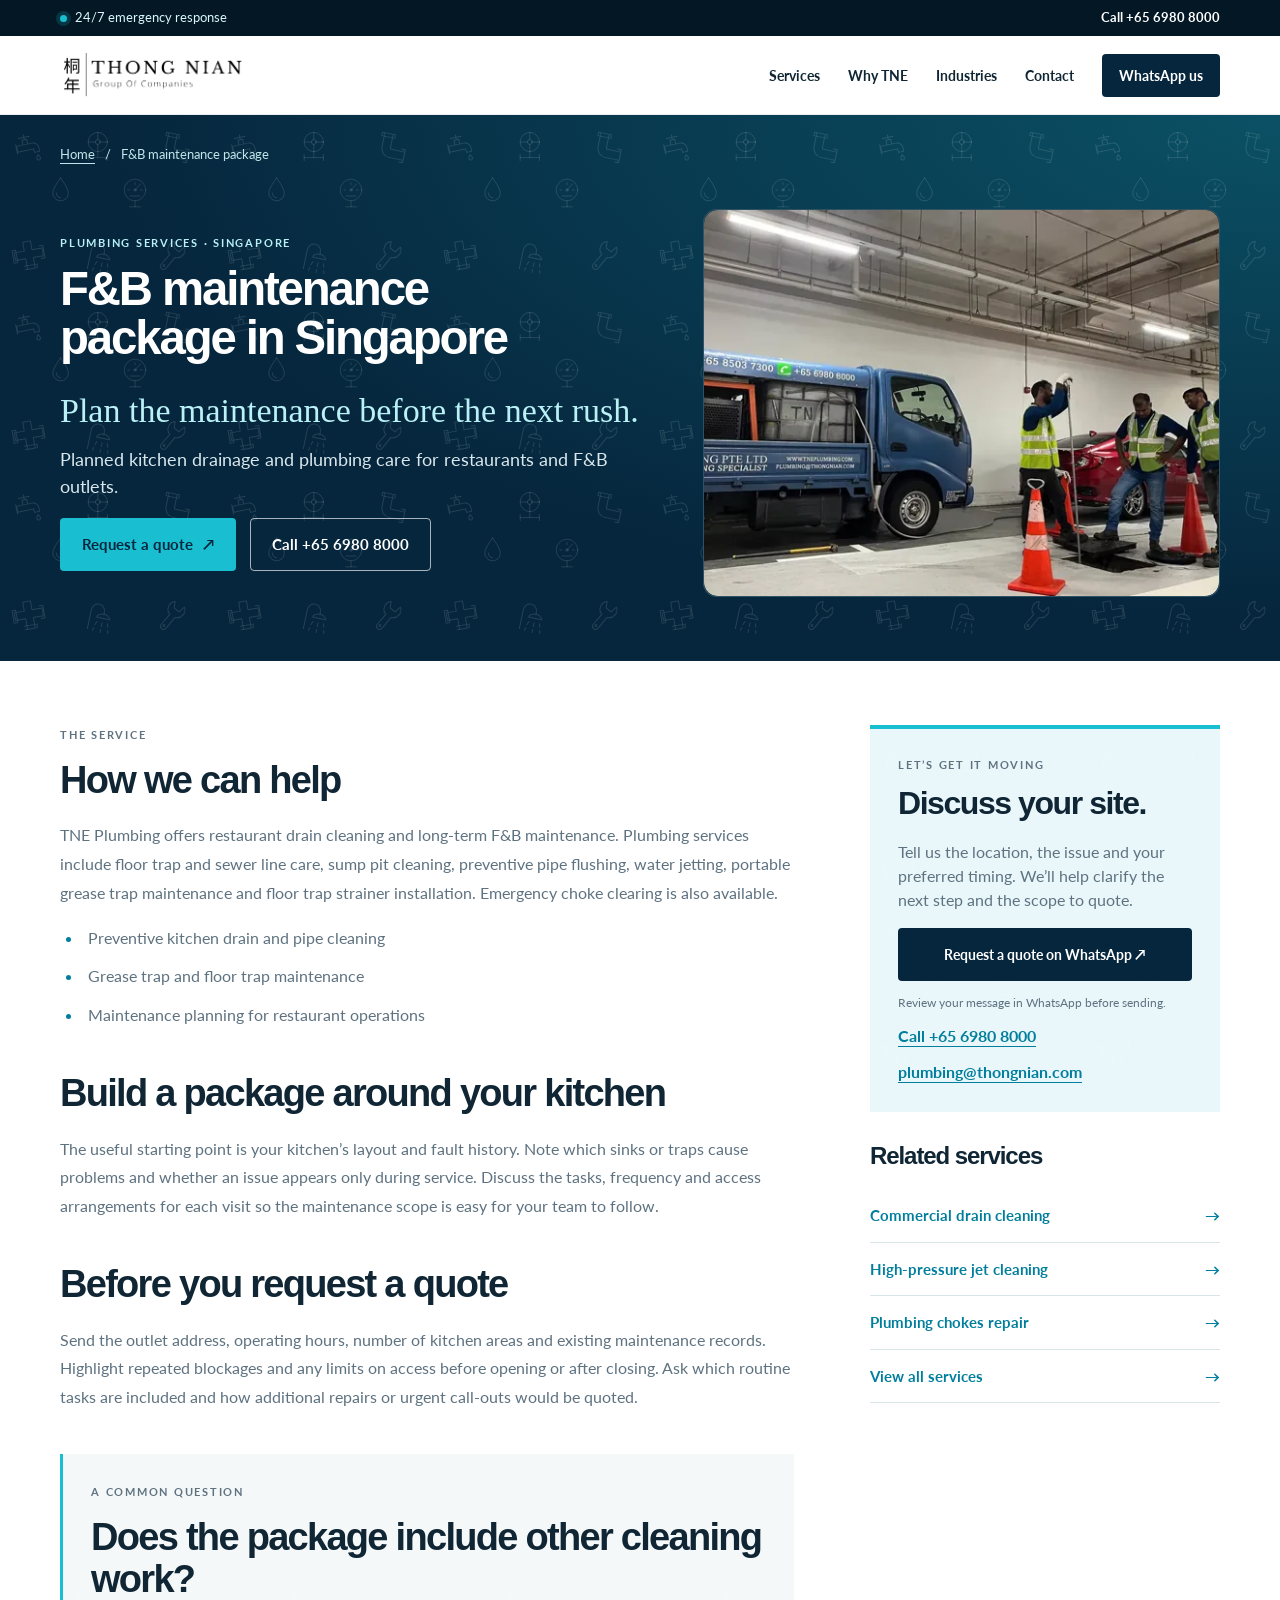
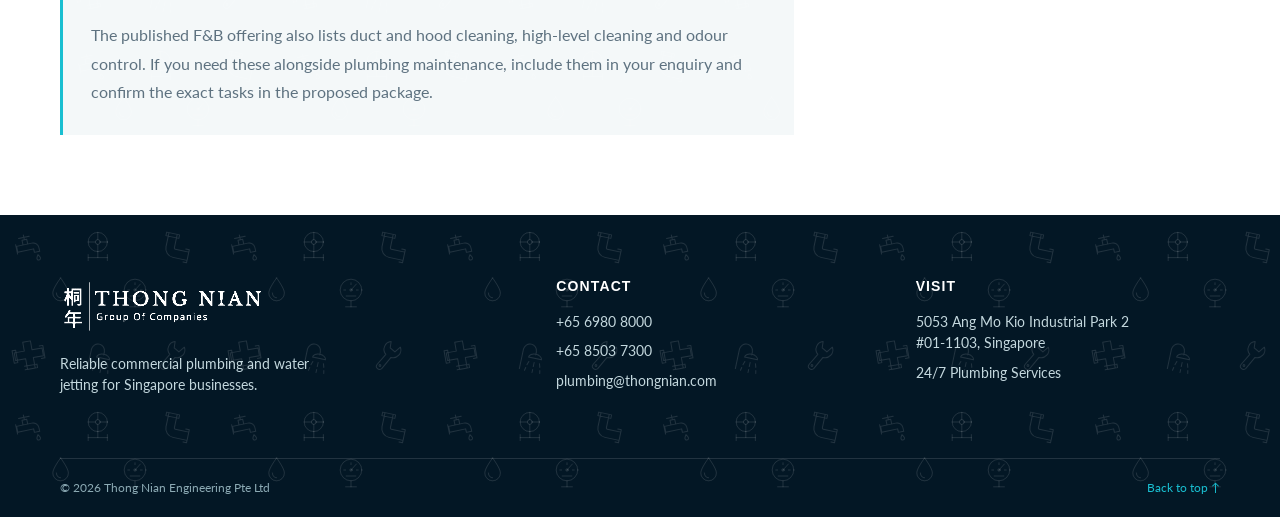
<file: restaurant-drain-cleaning-singapore/index.html>
<!doctype html>
<html lang="en-SG">
<head>
  <meta charset="UTF-8" />
  <meta name="viewport" content="width=device-width, initial-scale=1" />
  <meta name="theme-color" content="#06263d" />
  <title>F&amp;B Plumbing &amp; Drain Maintenance Singapore | TNE Plumbing</title>
  <meta name="description" content="Restaurant drain cleaning and F&amp;B plumbing maintenance in Singapore. Plan floor trap, grease trap and kitchen pipe care with TNE Plumbing." />
  <meta name="robots" content="index, follow, max-image-preview:large" />
  <link rel="canonical" href="https://www.tneplumbing.com/restaurant-drain-cleaning-singapore/" />
  <link rel="icon" href="../assets/favicon1.png" type="image/png" />
  <link rel="stylesheet" href="../styles.css" />
  <script src="../scripts/main.js" defer></script>
  <meta property="og:type" content="website" />
  <meta property="og:locale" content="en_SG" />
  <meta property="og:site_name" content="TNE Plumbing" />
  <meta property="og:title" content="F&amp;B Plumbing &amp; Drain Maintenance Singapore | TNE Plumbing" />
  <meta property="og:description" content="Restaurant drain cleaning and F&amp;B plumbing maintenance in Singapore. Plan floor trap, grease trap and kitchen pipe care with TNE Plumbing." />
  <meta property="og:url" content="https://www.tneplumbing.com/restaurant-drain-cleaning-singapore/" />
  <meta property="og:image" content="https://www.tneplumbing.com/assets/services/restaurant-drain-cleaning-singapore.webp" />
  <meta name="twitter:card" content="summary_large_image" />
  <meta name="twitter:title" content="F&amp;B Plumbing &amp; Drain Maintenance Singapore | TNE Plumbing" />
  <meta name="twitter:description" content="Restaurant drain cleaning and F&amp;B plumbing maintenance in Singapore. Plan floor trap, grease trap and kitchen pipe care with TNE Plumbing." />
  <meta name="twitter:image" content="https://www.tneplumbing.com/assets/services/restaurant-drain-cleaning-singapore.webp" />
  <script type="application/ld+json">{
  "@context": "https://schema.org",
  "@graph": [
    {
      "@type": "Service",
      "@id": "https://www.tneplumbing.com/restaurant-drain-cleaning-singapore/#service",
      "name": "F&B maintenance package",
      "description": "Restaurant drain cleaning and F&B plumbing maintenance in Singapore. Plan floor trap, grease trap and kitchen pipe care with TNE Plumbing.",
      "url": "https://www.tneplumbing.com/restaurant-drain-cleaning-singapore/",
      "areaServed": {
        "@type": "Country",
        "name": "Singapore"
      },
      "provider": {
        "@type": "Plumber",
        "@id": "https://www.tneplumbing.com/#business",
        "name": "Thong Nian Engineering Pte Ltd (TNE Plumbing)",
        "url": "https://www.tneplumbing.com/",
        "telephone": "+65 6980 8000",
        "email": "plumbing@thongnian.com",
        "address": {
          "@type": "PostalAddress",
          "streetAddress": "5053 Ang Mo Kio Industrial Park 2 #01-1103",
          "addressLocality": "Singapore",
          "addressCountry": "SG"
        }
      }
    },
    {
      "@type": "BreadcrumbList",
      "itemListElement": [
        {
          "@type": "ListItem",
          "position": 1,
          "name": "Home",
          "item": "https://www.tneplumbing.com/"
        },
        {
          "@type": "ListItem",
          "position": 2,
          "name": "F&B maintenance package",
          "item": "https://www.tneplumbing.com/restaurant-drain-cleaning-singapore/"
        }
      ]
    }
  ]
}</script>
</head>
<body class="service-page">
    <a class="skip-link" href="#main-content">Skip to content</a>

    <div class="utility-bar">
      <div class="container utility-inner">
        <p><span class="pulse-dot" aria-hidden="true"></span> 24/7 emergency response</p>
        <a href="tel:+6569808000">Call +65 6980 8000</a>
      </div>
    </div>

    <header class="site-header" data-header>
      <div class="container nav-wrap">
        <a class="brand" href="../index.html#top" aria-label="TNE Plumbing home">
          <img src="../assets/tne-logo.jpg" alt="Thong Nian Group of Companies" width="384" height="132" />
        </a>

        <button class="menu-toggle" type="button" aria-expanded="false" aria-controls="site-nav" data-menu-toggle>
          <span class="sr-only">Toggle menu</span>
          <span></span><span></span><span></span>
        </button>

        <nav id="site-nav" class="site-nav" aria-label="Primary navigation" data-nav>
          <a href="../index.html#services">Services</a>
          <a href="../index.html#why-tne">Why TNE</a>
          <a href="../index.html#industries">Industries</a>
          <a href="../index.html#contact">Contact</a>
          <a class="nav-cta" href="https://api.whatsapp.com/send?phone=6585037300&text=Hello%20TNE%20Plumbing%2C%20I%20need%20assistance." target="_blank" rel="noopener noreferrer">WhatsApp us</a>
        </nav>
      </div>
    </header>


<main id="main-content">
  <section class="service-hero" id="top" aria-labelledby="service-title">
    <div class="container">
      <nav class="breadcrumbs" aria-label="Breadcrumb"><a href="../index.html">Home</a><span aria-hidden="true">/</span><span aria-current="page">F&amp;B maintenance package</span></nav>
      <div class="service-hero-layout">
      <div class="service-hero-text">
      <p class="eyebrow eyebrow-light">Plumbing services · Singapore</p>
      <h1 id="service-title">F&amp;B maintenance package in Singapore</h1>
      <p class="service-tagline">Plan the maintenance before the next rush.</p>
      <p class="service-hero-copy">Planned kitchen drainage and plumbing care for restaurants and F&amp;B outlets.</p>
      <div class="hero-actions"><a class="button button-primary" href="#service-quote">Request a quote <span aria-hidden="true">↗</span></a><a class="button button-ghost" href="tel:+6569808000">Call +65 6980 8000</a></div>
      </div>
      <figure class="service-hero-photo">
        <img src="../assets/services/restaurant-drain-cleaning-singapore.webp" srcset="../assets/services/restaurant-drain-cleaning-singapore-640.webp 640w, ../assets/services/restaurant-drain-cleaning-singapore.webp 1200w" sizes="(max-width: 800px) 100vw, 45vw" alt="Plumbing maintenance crew and service truck in a covered work area" width="1200" height="748" fetchpriority="high" decoding="async" />
      </figure>
      </div>
    </div>
  </section>
  <div class="container service-detail-layout">
    <div class="service-article">
      <section aria-labelledby="scope-title"><p class="eyebrow">The service</p><h2 id="scope-title">How we can help</h2><p>TNE Plumbing offers restaurant drain cleaning and long-term F&amp;B maintenance. Plumbing services include floor trap and sewer line care, sump pit cleaning, preventive pipe flushing, water jetting, portable grease trap maintenance and floor trap strainer installation. Emergency choke clearing is also available.</p><ul class="service-scope"><li>Preventive kitchen drain and pipe cleaning</li><li>Grease trap and floor trap maintenance</li><li>Maintenance planning for restaurant operations</li></ul></section>
      <section aria-labelledby="approach-title"><h2 id="approach-title">Build a package around your kitchen</h2><p>The useful starting point is your kitchen’s layout and fault history. Note which sinks or traps cause problems and whether an issue appears only during service. Discuss the tasks, frequency and access arrangements for each visit so the maintenance scope is easy for your team to follow.</p></section>
      <section aria-labelledby="prepare-title"><h2 id="prepare-title">Before you request a quote</h2><p>Send the outlet address, operating hours, number of kitchen areas and existing maintenance records. Highlight repeated blockages and any limits on access before opening or after closing. Ask which routine tasks are included and how additional repairs or urgent call-outs would be quoted.</p></section>
      <section class="service-faq" aria-labelledby="question-title"><p class="eyebrow">A common question</p><h2 id="question-title">Does the package include other cleaning work?</h2><p>The published F&amp;B offering also lists duct and hood cleaning, high-level cleaning and odour control. If you need these alongside plumbing maintenance, include them in your enquiry and confirm the exact tasks in the proposed package.</p></section>
    </div>
    <aside class="service-sidebar" aria-label="Service enquiry">
      <div class="service-enquiry" id="service-quote"><p class="eyebrow">Let’s get it moving</p><h2>Discuss your site.</h2><p>Tell us the location, the issue and your preferred timing. We’ll help clarify the next step and the scope to quote.</p><a class="button button-dark" href="https://api.whatsapp.com/send?phone=6585037300&amp;text=Hello%20TNE%20Plumbing%2C%20I%20would%20like%20a%20quote%20for%20F%26B%20maintenance%20package.%20My%20location%20is%3A%20" target="_blank" rel="noopener noreferrer">Request a quote on WhatsApp ↗</a><p class="form-note">Review your message in WhatsApp before sending.</p><a class="service-contact-link" href="tel:+6569808000">Call +65 6980 8000</a><a class="service-contact-link" href="mailto:plumbing@thongnian.com">plumbing@thongnian.com</a></div>
      <div class="service-related"><h2>Related services</h2><a href="../commercial-drain-cleaning-singapore/index.html">Commercial drain cleaning <span aria-hidden="true">→</span></a><a href="../high-pressure-jet-cleaning-services/index.html">High-pressure jet cleaning <span aria-hidden="true">→</span></a><a href="../plumbing-chokes-repair-services/index.html">Plumbing chokes repair <span aria-hidden="true">→</span></a><a href="../index.html#services">View all services <span aria-hidden="true">→</span></a></div>
    </aside>
  </div>
</main>
    <footer class="site-footer" id="contact">
      <div class="container footer-grid">
        <div class="footer-brand">
          <img src="../assets/tne-logo.jpg" alt="Thong Nian Group of Companies" width="384" height="132" loading="lazy" />
          <p>Reliable commercial plumbing and water jetting for Singapore businesses.</p>
        </div>
        <div><h2>Contact</h2><a href="tel:+6569808000">+65 6980 8000</a><a href="tel:+6585037300">+65 8503 7300</a><a href="mailto:plumbing@thongnian.com">plumbing@thongnian.com</a></div>
        <div><h2>Visit</h2><address>5053 Ang Mo Kio Industrial Park 2<br />#01-1103, Singapore</address><p>24/7 Plumbing Services</p></div>
      </div>
      <div class="container footer-bottom"><span>© 2026 Thong Nian Engineering Pte Ltd</span><a href="#top">Back to top ↑</a></div>
    </footer>

</body>
</html>
</file>
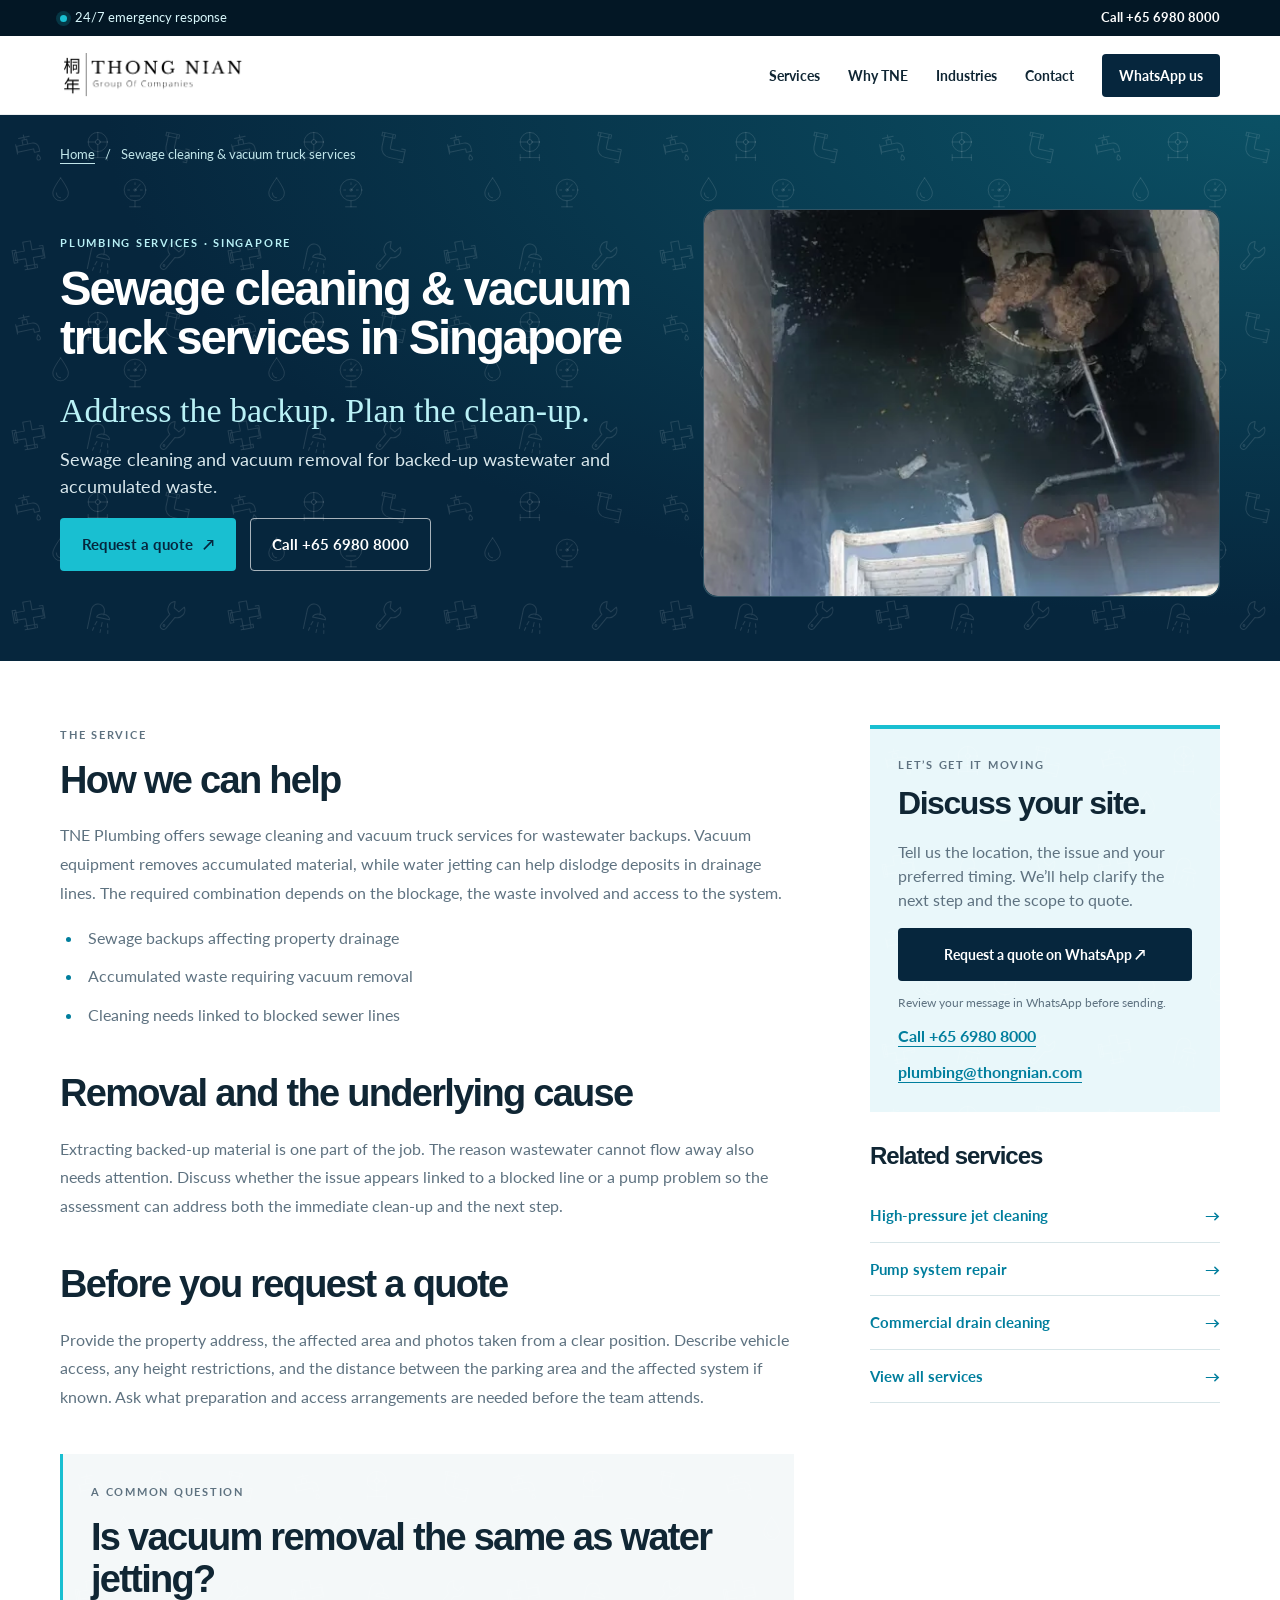
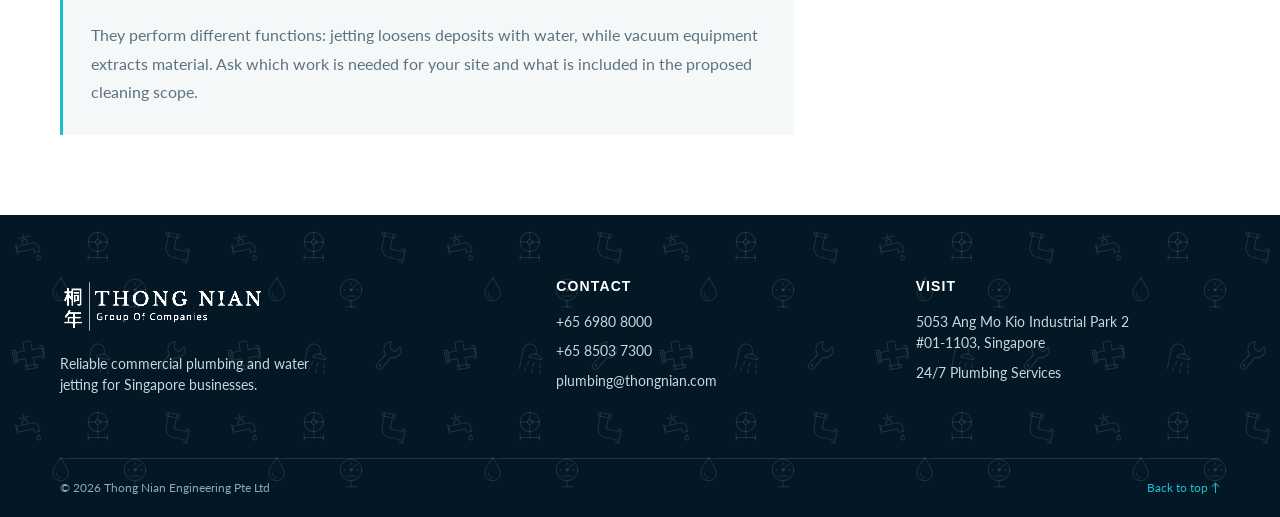
<file: sewage-cleaning-vacuum-truck-services/index.html>
<!doctype html>
<html lang="en-SG">
<head>
  <meta charset="UTF-8" />
  <meta name="viewport" content="width=device-width, initial-scale=1" />
  <meta name="theme-color" content="#06263d" />
  <title>Sewage Cleaning &amp; Vacuum Trucks Singapore | TNE Plumbing</title>
  <meta name="description" content="Sewage cleaning and vacuum truck services for wastewater backups and accumulated waste in Singapore. Discuss access, site conditions and a quote with TNE Plumbing." />
  <meta name="robots" content="index, follow, max-image-preview:large" />
  <link rel="canonical" href="https://www.tneplumbing.com/sewage-cleaning-vacuum-truck-services/" />
  <link rel="icon" href="../assets/favicon1.png" type="image/png" />
  <link rel="stylesheet" href="../styles.css" />
  <script src="../scripts/main.js" defer></script>
  <meta property="og:type" content="website" />
  <meta property="og:locale" content="en_SG" />
  <meta property="og:site_name" content="TNE Plumbing" />
  <meta property="og:title" content="Sewage Cleaning &amp; Vacuum Trucks Singapore | TNE Plumbing" />
  <meta property="og:description" content="Sewage cleaning and vacuum truck services for wastewater backups and accumulated waste in Singapore. Discuss access, site conditions and a quote with TNE Plumbing." />
  <meta property="og:url" content="https://www.tneplumbing.com/sewage-cleaning-vacuum-truck-services/" />
  <meta property="og:image" content="https://www.tneplumbing.com/assets/services/sewage-cleaning-vacuum-truck-services.webp" />
  <meta name="twitter:card" content="summary_large_image" />
  <meta name="twitter:title" content="Sewage Cleaning &amp; Vacuum Trucks Singapore | TNE Plumbing" />
  <meta name="twitter:description" content="Sewage cleaning and vacuum truck services for wastewater backups and accumulated waste in Singapore. Discuss access, site conditions and a quote with TNE Plumbing." />
  <meta name="twitter:image" content="https://www.tneplumbing.com/assets/services/sewage-cleaning-vacuum-truck-services.webp" />
  <script type="application/ld+json">{
  "@context": "https://schema.org",
  "@graph": [
    {
      "@type": "Service",
      "@id": "https://www.tneplumbing.com/sewage-cleaning-vacuum-truck-services/#service",
      "name": "Sewage cleaning & vacuum truck services",
      "description": "Sewage cleaning and vacuum truck services for wastewater backups and accumulated waste in Singapore. Discuss access, site conditions and a quote with TNE Plumbing.",
      "url": "https://www.tneplumbing.com/sewage-cleaning-vacuum-truck-services/",
      "areaServed": {
        "@type": "Country",
        "name": "Singapore"
      },
      "provider": {
        "@type": "Plumber",
        "@id": "https://www.tneplumbing.com/#business",
        "name": "Thong Nian Engineering Pte Ltd (TNE Plumbing)",
        "url": "https://www.tneplumbing.com/",
        "telephone": "+65 6980 8000",
        "email": "plumbing@thongnian.com",
        "address": {
          "@type": "PostalAddress",
          "streetAddress": "5053 Ang Mo Kio Industrial Park 2 #01-1103",
          "addressLocality": "Singapore",
          "addressCountry": "SG"
        }
      }
    },
    {
      "@type": "BreadcrumbList",
      "itemListElement": [
        {
          "@type": "ListItem",
          "position": 1,
          "name": "Home",
          "item": "https://www.tneplumbing.com/"
        },
        {
          "@type": "ListItem",
          "position": 2,
          "name": "Sewage cleaning & vacuum truck services",
          "item": "https://www.tneplumbing.com/sewage-cleaning-vacuum-truck-services/"
        }
      ]
    }
  ]
}</script>
</head>
<body class="service-page">
    <a class="skip-link" href="#main-content">Skip to content</a>

    <div class="utility-bar">
      <div class="container utility-inner">
        <p><span class="pulse-dot" aria-hidden="true"></span> 24/7 emergency response</p>
        <a href="tel:+6569808000">Call +65 6980 8000</a>
      </div>
    </div>

    <header class="site-header" data-header>
      <div class="container nav-wrap">
        <a class="brand" href="../index.html#top" aria-label="TNE Plumbing home">
          <img src="../assets/tne-logo.jpg" alt="Thong Nian Group of Companies" width="384" height="132" />
        </a>

        <button class="menu-toggle" type="button" aria-expanded="false" aria-controls="site-nav" data-menu-toggle>
          <span class="sr-only">Toggle menu</span>
          <span></span><span></span><span></span>
        </button>

        <nav id="site-nav" class="site-nav" aria-label="Primary navigation" data-nav>
          <a href="../index.html#services">Services</a>
          <a href="../index.html#why-tne">Why TNE</a>
          <a href="../index.html#industries">Industries</a>
          <a href="../index.html#contact">Contact</a>
          <a class="nav-cta" href="https://api.whatsapp.com/send?phone=6585037300&text=Hello%20TNE%20Plumbing%2C%20I%20need%20assistance." target="_blank" rel="noopener noreferrer">WhatsApp us</a>
        </nav>
      </div>
    </header>


<main id="main-content">
  <section class="service-hero" id="top" aria-labelledby="service-title">
    <div class="container">
      <nav class="breadcrumbs" aria-label="Breadcrumb"><a href="../index.html">Home</a><span aria-hidden="true">/</span><span aria-current="page">Sewage cleaning &amp; vacuum truck services</span></nav>
      <div class="service-hero-layout">
      <div class="service-hero-text">
      <p class="eyebrow eyebrow-light">Plumbing services · Singapore</p>
      <h1 id="service-title">Sewage cleaning &amp; vacuum truck services in Singapore</h1>
      <p class="service-tagline">Address the backup. Plan the clean-up.</p>
      <p class="service-hero-copy">Sewage cleaning and vacuum removal for backed-up wastewater and accumulated waste.</p>
      <div class="hero-actions"><a class="button button-primary" href="#service-quote">Request a quote <span aria-hidden="true">↗</span></a><a class="button button-ghost" href="tel:+6569808000">Call +65 6980 8000</a></div>
      </div>
      <figure class="service-hero-photo">
        <img src="../assets/services/sewage-cleaning-vacuum-truck-services.webp" srcset="../assets/services/sewage-cleaning-vacuum-truck-services-640.webp 640w, ../assets/services/sewage-cleaning-vacuum-truck-services.webp 1200w" sizes="(max-width: 800px) 100vw, 45vw" alt="Open wastewater chamber with pipework and accumulated wastewater" width="1200" height="742" fetchpriority="high" decoding="async" />
      </figure>
      </div>
    </div>
  </section>
  <div class="container service-detail-layout">
    <div class="service-article">
      <section aria-labelledby="scope-title"><p class="eyebrow">The service</p><h2 id="scope-title">How we can help</h2><p>TNE Plumbing offers sewage cleaning and vacuum truck services for wastewater backups. Vacuum equipment removes accumulated material, while water jetting can help dislodge deposits in drainage lines. The required combination depends on the blockage, the waste involved and access to the system.</p><ul class="service-scope"><li>Sewage backups affecting property drainage</li><li>Accumulated waste requiring vacuum removal</li><li>Cleaning needs linked to blocked sewer lines</li></ul></section>
      <section aria-labelledby="approach-title"><h2 id="approach-title">Removal and the underlying cause</h2><p>Extracting backed-up material is one part of the job. The reason wastewater cannot flow away also needs attention. Discuss whether the issue appears linked to a blocked line or a pump problem so the assessment can address both the immediate clean-up and the next step.</p></section>
      <section aria-labelledby="prepare-title"><h2 id="prepare-title">Before you request a quote</h2><p>Provide the property address, the affected area and photos taken from a clear position. Describe vehicle access, any height restrictions, and the distance between the parking area and the affected system if known. Ask what preparation and access arrangements are needed before the team attends.</p></section>
      <section class="service-faq" aria-labelledby="question-title"><p class="eyebrow">A common question</p><h2 id="question-title">Is vacuum removal the same as water jetting?</h2><p>They perform different functions: jetting loosens deposits with water, while vacuum equipment extracts material. Ask which work is needed for your site and what is included in the proposed cleaning scope.</p></section>
    </div>
    <aside class="service-sidebar" aria-label="Service enquiry">
      <div class="service-enquiry" id="service-quote"><p class="eyebrow">Let’s get it moving</p><h2>Discuss your site.</h2><p>Tell us the location, the issue and your preferred timing. We’ll help clarify the next step and the scope to quote.</p><a class="button button-dark" href="https://api.whatsapp.com/send?phone=6585037300&amp;text=Hello%20TNE%20Plumbing%2C%20I%20would%20like%20a%20quote%20for%20Sewage%20cleaning%20%26%20vacuum%20truck%20services.%20My%20location%20is%3A%20" target="_blank" rel="noopener noreferrer">Request a quote on WhatsApp ↗</a><p class="form-note">Review your message in WhatsApp before sending.</p><a class="service-contact-link" href="tel:+6569808000">Call +65 6980 8000</a><a class="service-contact-link" href="mailto:plumbing@thongnian.com">plumbing@thongnian.com</a></div>
      <div class="service-related"><h2>Related services</h2><a href="../high-pressure-jet-cleaning-services/index.html">High-pressure jet cleaning <span aria-hidden="true">→</span></a><a href="../pump-system-repair-works/index.html">Pump system repair <span aria-hidden="true">→</span></a><a href="../commercial-drain-cleaning-singapore/index.html">Commercial drain cleaning <span aria-hidden="true">→</span></a><a href="../index.html#services">View all services <span aria-hidden="true">→</span></a></div>
    </aside>
  </div>
</main>
    <footer class="site-footer" id="contact">
      <div class="container footer-grid">
        <div class="footer-brand">
          <img src="../assets/tne-logo.jpg" alt="Thong Nian Group of Companies" width="384" height="132" loading="lazy" />
          <p>Reliable commercial plumbing and water jetting for Singapore businesses.</p>
        </div>
        <div><h2>Contact</h2><a href="tel:+6569808000">+65 6980 8000</a><a href="tel:+6585037300">+65 8503 7300</a><a href="mailto:plumbing@thongnian.com">plumbing@thongnian.com</a></div>
        <div><h2>Visit</h2><address>5053 Ang Mo Kio Industrial Park 2<br />#01-1103, Singapore</address><p>24/7 Plumbing Services</p></div>
      </div>
      <div class="container footer-bottom"><span>© 2026 Thong Nian Engineering Pte Ltd</span><a href="#top">Back to top ↑</a></div>
    </footer>

</body>
</html>
</file>
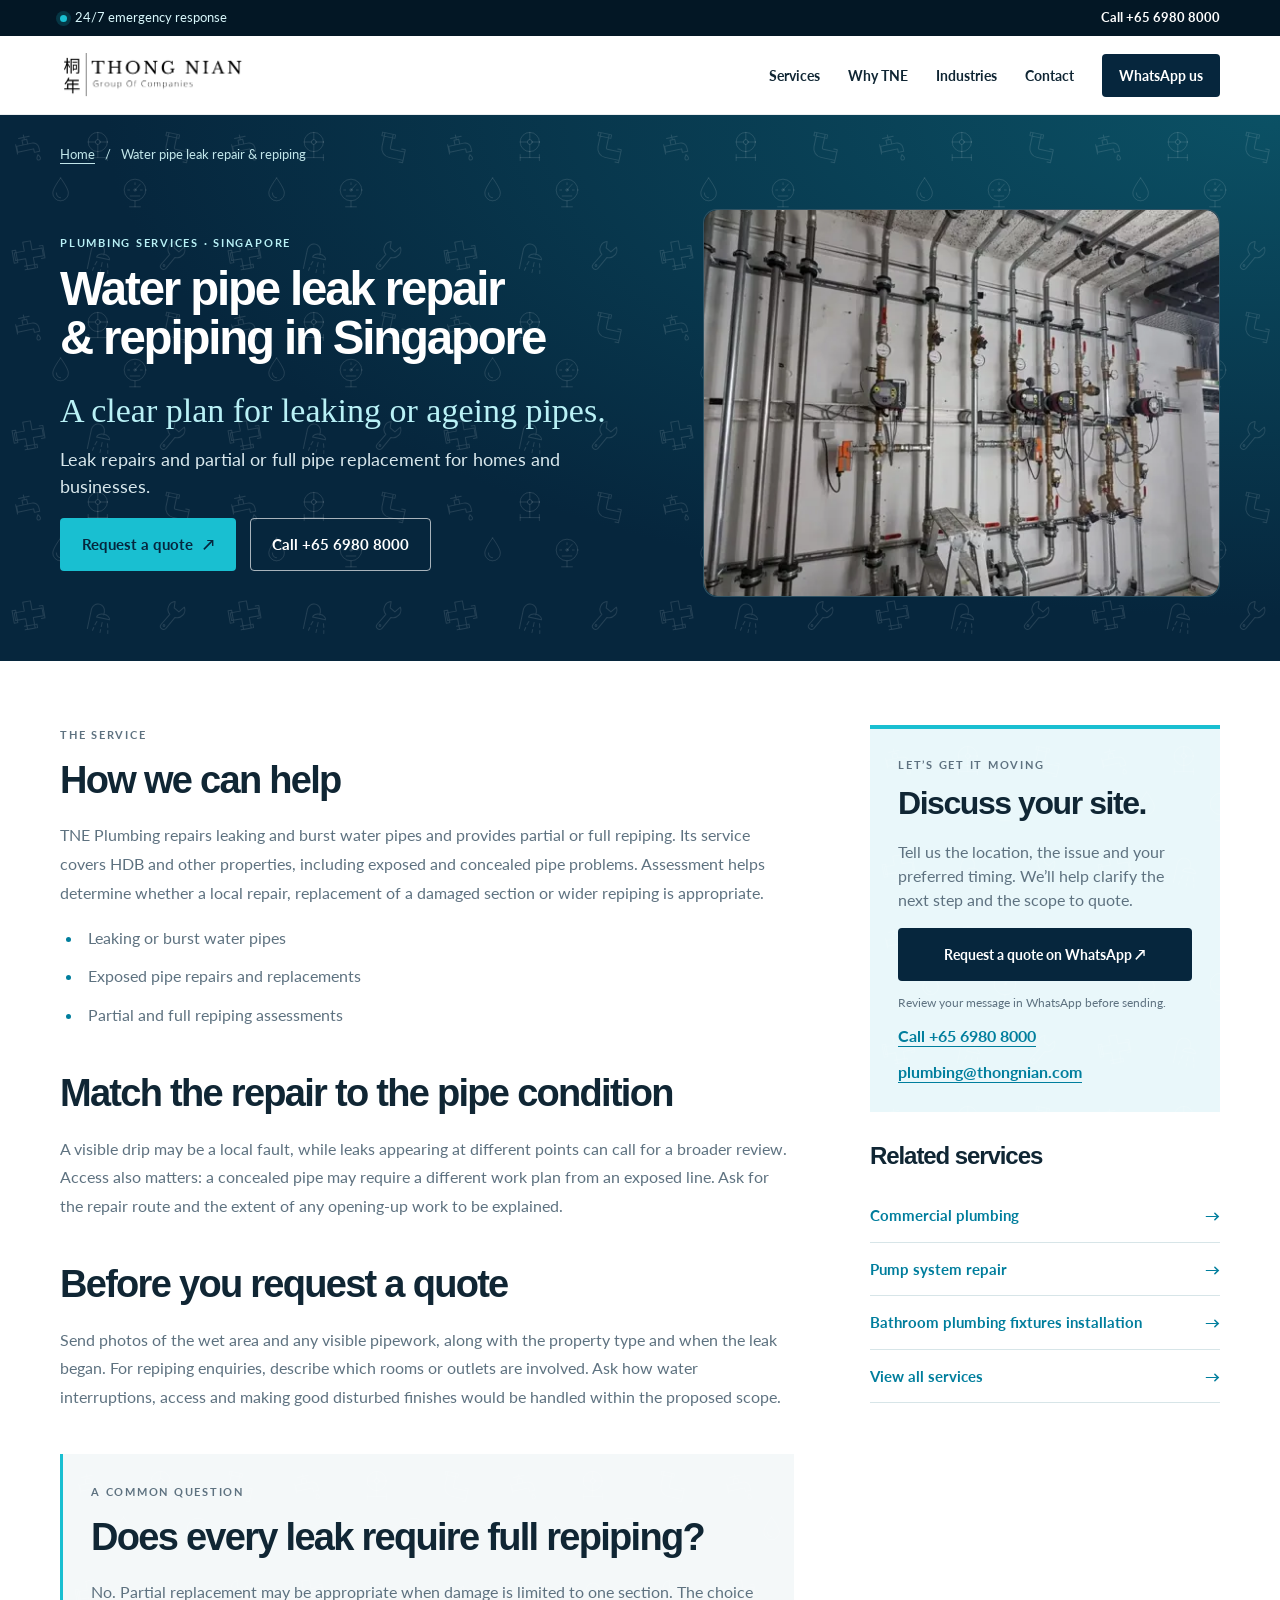
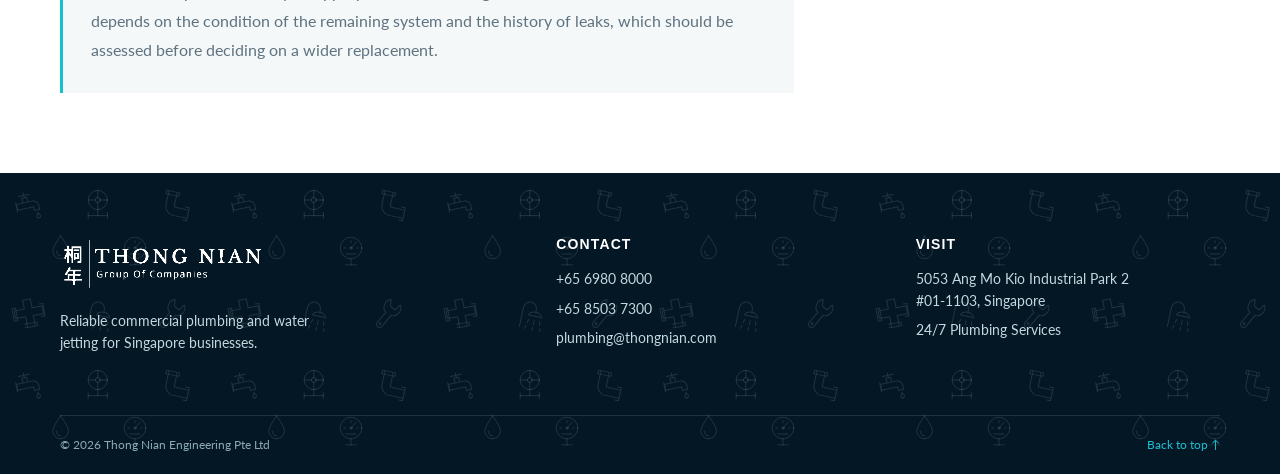
<file: water-pipe-leak-repair-repiping/index.html>
<!doctype html>
<html lang="en-SG">
<head>
  <meta charset="UTF-8" />
  <meta name="viewport" content="width=device-width, initial-scale=1" />
  <meta name="theme-color" content="#06263d" />
  <title>Water Pipe Leak Repair &amp; Repiping Singapore | TNE Plumbing</title>
  <meta name="description" content="Water pipe leak repair and partial or full repiping in Singapore, including HDB and commercial properties. Contact TNE Plumbing to assess leaking or damaged pipes." />
  <meta name="robots" content="index, follow, max-image-preview:large" />
  <link rel="canonical" href="https://www.tneplumbing.com/water-pipe-leak-repair-repiping/" />
  <link rel="icon" href="../assets/favicon1.png" type="image/png" />
  <link rel="stylesheet" href="../styles.css" />
  <script src="../scripts/main.js" defer></script>
  <meta property="og:type" content="website" />
  <meta property="og:locale" content="en_SG" />
  <meta property="og:site_name" content="TNE Plumbing" />
  <meta property="og:title" content="Water Pipe Leak Repair &amp; Repiping Singapore | TNE Plumbing" />
  <meta property="og:description" content="Water pipe leak repair and partial or full repiping in Singapore, including HDB and commercial properties. Contact TNE Plumbing to assess leaking or damaged pipes." />
  <meta property="og:url" content="https://www.tneplumbing.com/water-pipe-leak-repair-repiping/" />
  <meta property="og:image" content="https://www.tneplumbing.com/assets/services/water-pipe-leak-repair-repiping.webp" />
  <meta name="twitter:card" content="summary_large_image" />
  <meta name="twitter:title" content="Water Pipe Leak Repair &amp; Repiping Singapore | TNE Plumbing" />
  <meta name="twitter:description" content="Water pipe leak repair and partial or full repiping in Singapore, including HDB and commercial properties. Contact TNE Plumbing to assess leaking or damaged pipes." />
  <meta name="twitter:image" content="https://www.tneplumbing.com/assets/services/water-pipe-leak-repair-repiping.webp" />
  <script type="application/ld+json">{
  "@context": "https://schema.org",
  "@graph": [
    {
      "@type": "Service",
      "@id": "https://www.tneplumbing.com/water-pipe-leak-repair-repiping/#service",
      "name": "Water pipe leak repair & repiping",
      "description": "Water pipe leak repair and partial or full repiping in Singapore, including HDB and commercial properties. Contact TNE Plumbing to assess leaking or damaged pipes.",
      "url": "https://www.tneplumbing.com/water-pipe-leak-repair-repiping/",
      "areaServed": {
        "@type": "Country",
        "name": "Singapore"
      },
      "provider": {
        "@type": "Plumber",
        "@id": "https://www.tneplumbing.com/#business",
        "name": "Thong Nian Engineering Pte Ltd (TNE Plumbing)",
        "url": "https://www.tneplumbing.com/",
        "telephone": "+65 6980 8000",
        "email": "plumbing@thongnian.com",
        "address": {
          "@type": "PostalAddress",
          "streetAddress": "5053 Ang Mo Kio Industrial Park 2 #01-1103",
          "addressLocality": "Singapore",
          "addressCountry": "SG"
        }
      }
    },
    {
      "@type": "BreadcrumbList",
      "itemListElement": [
        {
          "@type": "ListItem",
          "position": 1,
          "name": "Home",
          "item": "https://www.tneplumbing.com/"
        },
        {
          "@type": "ListItem",
          "position": 2,
          "name": "Water pipe leak repair & repiping",
          "item": "https://www.tneplumbing.com/water-pipe-leak-repair-repiping/"
        }
      ]
    }
  ]
}</script>
</head>
<body class="service-page">
    <a class="skip-link" href="#main-content">Skip to content</a>

    <div class="utility-bar">
      <div class="container utility-inner">
        <p><span class="pulse-dot" aria-hidden="true"></span> 24/7 emergency response</p>
        <a href="tel:+6569808000">Call +65 6980 8000</a>
      </div>
    </div>

    <header class="site-header" data-header>
      <div class="container nav-wrap">
        <a class="brand" href="../index.html#top" aria-label="TNE Plumbing home">
          <img src="../assets/tne-logo.jpg" alt="Thong Nian Group of Companies" width="384" height="132" />
        </a>

        <button class="menu-toggle" type="button" aria-expanded="false" aria-controls="site-nav" data-menu-toggle>
          <span class="sr-only">Toggle menu</span>
          <span></span><span></span><span></span>
        </button>

        <nav id="site-nav" class="site-nav" aria-label="Primary navigation" data-nav>
          <a href="../index.html#services">Services</a>
          <a href="../index.html#why-tne">Why TNE</a>
          <a href="../index.html#industries">Industries</a>
          <a href="../index.html#contact">Contact</a>
          <a class="nav-cta" href="https://api.whatsapp.com/send?phone=6585037300&text=Hello%20TNE%20Plumbing%2C%20I%20need%20assistance." target="_blank" rel="noopener noreferrer">WhatsApp us</a>
        </nav>
      </div>
    </header>


<main id="main-content">
  <section class="service-hero" id="top" aria-labelledby="service-title">
    <div class="container">
      <nav class="breadcrumbs" aria-label="Breadcrumb"><a href="../index.html">Home</a><span aria-hidden="true">/</span><span aria-current="page">Water pipe leak repair &amp; repiping</span></nav>
      <div class="service-hero-layout">
      <div class="service-hero-text">
      <p class="eyebrow eyebrow-light">Plumbing services · Singapore</p>
      <h1 id="service-title">Water pipe leak repair &amp; repiping in Singapore</h1>
      <p class="service-tagline">A clear plan for leaking or ageing pipes.</p>
      <p class="service-hero-copy">Leak repairs and partial or full pipe replacement for homes and businesses.</p>
      <div class="hero-actions"><a class="button button-primary" href="#service-quote">Request a quote <span aria-hidden="true">↗</span></a><a class="button button-ghost" href="tel:+6569808000">Call +65 6980 8000</a></div>
      </div>
      <figure class="service-hero-photo">
        <img src="../assets/services/water-pipe-leak-repair-repiping.webp" srcset="../assets/services/water-pipe-leak-repair-repiping-640.webp 640w, ../assets/services/water-pipe-leak-repair-repiping.webp 1080w" sizes="(max-width: 800px) 100vw, 45vw" alt="Installed water pipes, valves and meters along a wall" width="1080" height="669" fetchpriority="high" decoding="async" />
      </figure>
      </div>
    </div>
  </section>
  <div class="container service-detail-layout">
    <div class="service-article">
      <section aria-labelledby="scope-title"><p class="eyebrow">The service</p><h2 id="scope-title">How we can help</h2><p>TNE Plumbing repairs leaking and burst water pipes and provides partial or full repiping. Its service covers HDB and other properties, including exposed and concealed pipe problems. Assessment helps determine whether a local repair, replacement of a damaged section or wider repiping is appropriate.</p><ul class="service-scope"><li>Leaking or burst water pipes</li><li>Exposed pipe repairs and replacements</li><li>Partial and full repiping assessments</li></ul></section>
      <section aria-labelledby="approach-title"><h2 id="approach-title">Match the repair to the pipe condition</h2><p>A visible drip may be a local fault, while leaks appearing at different points can call for a broader review. Access also matters: a concealed pipe may require a different work plan from an exposed line. Ask for the repair route and the extent of any opening-up work to be explained.</p></section>
      <section aria-labelledby="prepare-title"><h2 id="prepare-title">Before you request a quote</h2><p>Send photos of the wet area and any visible pipework, along with the property type and when the leak began. For repiping enquiries, describe which rooms or outlets are involved. Ask how water interruptions, access and making good disturbed finishes would be handled within the proposed scope.</p></section>
      <section class="service-faq" aria-labelledby="question-title"><p class="eyebrow">A common question</p><h2 id="question-title">Does every leak require full repiping?</h2><p>No. Partial replacement may be appropriate when damage is limited to one section. The choice depends on the condition of the remaining system and the history of leaks, which should be assessed before deciding on a wider replacement.</p></section>
    </div>
    <aside class="service-sidebar" aria-label="Service enquiry">
      <div class="service-enquiry" id="service-quote"><p class="eyebrow">Let’s get it moving</p><h2>Discuss your site.</h2><p>Tell us the location, the issue and your preferred timing. We’ll help clarify the next step and the scope to quote.</p><a class="button button-dark" href="https://api.whatsapp.com/send?phone=6585037300&amp;text=Hello%20TNE%20Plumbing%2C%20I%20would%20like%20a%20quote%20for%20Water%20pipe%20leak%20repair%20%26%20repiping.%20My%20location%20is%3A%20" target="_blank" rel="noopener noreferrer">Request a quote on WhatsApp ↗</a><p class="form-note">Review your message in WhatsApp before sending.</p><a class="service-contact-link" href="tel:+6569808000">Call +65 6980 8000</a><a class="service-contact-link" href="mailto:plumbing@thongnian.com">plumbing@thongnian.com</a></div>
      <div class="service-related"><h2>Related services</h2><a href="../commercial-plumbing-services/index.html">Commercial plumbing <span aria-hidden="true">→</span></a><a href="../pump-system-repair-works/index.html">Pump system repair <span aria-hidden="true">→</span></a><a href="../bathroom-plumbing-fixtures-installation/index.html">Bathroom plumbing fixtures installation <span aria-hidden="true">→</span></a><a href="../index.html#services">View all services <span aria-hidden="true">→</span></a></div>
    </aside>
  </div>
</main>
    <footer class="site-footer" id="contact">
      <div class="container footer-grid">
        <div class="footer-brand">
          <img src="../assets/tne-logo.jpg" alt="Thong Nian Group of Companies" width="384" height="132" loading="lazy" />
          <p>Reliable commercial plumbing and water jetting for Singapore businesses.</p>
        </div>
        <div><h2>Contact</h2><a href="tel:+6569808000">+65 6980 8000</a><a href="tel:+6585037300">+65 8503 7300</a><a href="mailto:plumbing@thongnian.com">plumbing@thongnian.com</a></div>
        <div><h2>Visit</h2><address>5053 Ang Mo Kio Industrial Park 2<br />#01-1103, Singapore</address><p>24/7 Plumbing Services</p></div>
      </div>
      <div class="container footer-bottom"><span>© 2026 Thong Nian Engineering Pte Ltd</span><a href="#top">Back to top ↑</a></div>
    </footer>

</body>
</html>
</file>
<file: styles.css>
@font-face { font-family: "Lato"; src: url("assets/fonts/Lato-Regular.ttf") format("truetype"); font-style: normal; font-weight: 400; font-display: swap; }
@font-face { font-family: "Lato"; src: url("assets/fonts/Lato-Bold.ttf") format("truetype"); font-style: normal; font-weight: 700; font-display: swap; }

:root {
  --navy: #06263d;
  --navy-deep: #031725;
  --blue: #007e9d;
  --aqua: #19bfd1;
  --sky: #e9f7fa;
  --orange: #f36b2c;
  --ink: #102634;
  --slate: #5e7280;
  --line: #d7e5e8;
  --white: #fff;
  --shadow: 0 20px 60px rgba(3, 23, 37, .12);
}

* { box-sizing: border-box; }
html { scroll-behavior: smooth; }
body { margin: 0; min-width: 320px; color: var(--ink); background: var(--white); font-family: "Lato", Inter, ui-sans-serif, -apple-system, BlinkMacSystemFont, "Segoe UI", sans-serif; font-size: 16px; line-height: 1.5; }
a { color: inherit; }
img { display: block; max-width: 100%; }
button, input, select, textarea { font: inherit; }
button, select { cursor: pointer; }
address { font-style: normal; }

.container { width: min(1160px, calc(100% - 48px)); margin-inline: auto; }
.sr-only { position: absolute; width: 1px; height: 1px; overflow: hidden; clip: rect(0 0 0 0); white-space: nowrap; }
.skip-link { position: fixed; z-index: 100; top: -100px; left: 24px; padding: 12px 16px; background: var(--white); color: var(--navy); border-radius: 0 0 8px 8px; font-weight: 700; }
.skip-link:focus { top: 0; }
.eyebrow { margin: 0 0 14px; color: var(--blue); font-size: 11px; font-weight: 800; letter-spacing: .16em; text-transform: uppercase; }
.eyebrow-light { color: #b9f1f6; }
.eyebrow-blue { color: var(--blue); }
h1, h2, h3, p { margin-top: 0; }
h1, h2, h3 { font-family: Inter, ui-sans-serif, -apple-system, BlinkMacSystemFont, "Segoe UI", sans-serif; font-weight: 760; letter-spacing: -.045em; line-height: 1.03; }
h1 { max-width: 680px; margin-bottom: 22px; font-size: clamp(52px, 7.2vw, 96px); }
h2 { margin-bottom: 20px; font-size: clamp(38px, 4.1vw, 62px); }
h3 { font-size: 23px; }
h1 em, h2 em { font-family: Georgia, "Times New Roman", serif; font-weight: 400; }

.utility-bar { color: #d9f8fc; background: var(--navy-deep); font-size: 13px; }
.utility-inner { display: flex; align-items: center; justify-content: space-between; min-height: 36px; gap: 18px; }
.utility-inner p { display: flex; align-items: center; margin: 0; }
.utility-inner a { color: var(--white); font-weight: 700; text-decoration: none; }
.pulse-dot { width: 7px; height: 7px; margin-right: 8px; background: var(--aqua); border-radius: 999px; box-shadow: 0 0 0 4px rgba(25,191,209,.18); }

.site-header { position: sticky; z-index: 20; top: 0; border-bottom: 1px solid rgba(6,38,61,.08); background: rgba(255,255,255,.96); backdrop-filter: blur(14px); }
.nav-wrap { display: flex; align-items: center; justify-content: space-between; min-height: 78px; gap: 30px; }
.brand { display: block; width: 185px; }
.brand img { width: 100%; height: auto; }
.site-nav { display: flex; align-items: center; gap: 28px; font-size: 14px; font-weight: 700; }
.site-nav > a:not(.nav-cta) { text-decoration: none; }
.site-nav > a:not(.nav-cta):hover { color: var(--blue); }
.nav-cta { padding: 11px 17px; color: var(--white); background: var(--navy); border-radius: 4px; text-decoration: none; }
.nav-cta:hover { background: var(--orange); }
.menu-toggle { display: none; width: 44px; height: 40px; padding: 7px; border: 1px solid var(--line); background: var(--white); border-radius: 4px; }
.menu-toggle span:not(.sr-only) { display: block; width: 23px; height: 2px; margin: 4px auto; background: var(--navy); }

.hero { position: relative; min-height: 658px; isolation: isolate; color: var(--white); overflow: hidden; }
.hero-image, .hero-overlay { position: absolute; inset: 0; }
.hero-image { z-index: -2; background: url("assets/jetting-hero.jpeg") center / cover no-repeat; transform: scale(1.02); }
.hero-overlay { z-index: -1; background: linear-gradient(90deg, rgba(2,24,39,.94) 0%, rgba(3,33,52,.73) 43%, rgba(3,33,52,.19) 100%); }
.hero-content { display: flex; flex-direction: column; justify-content: center; min-height: 658px; padding: 84px 0 72px; }
.hero-copy { max-width: 540px; margin-bottom: 34px; color: #e0f5f7; font-size: 20px; line-height: 1.5; }
.hero-actions { display: flex; flex-wrap: wrap; gap: 14px; }
.button { display: inline-flex; align-items: center; justify-content: center; gap: 10px; min-height: 53px; padding: 14px 21px; border: 1px solid transparent; border-radius: 4px; font-size: 15px; font-weight: 800; text-decoration: none; transition: transform .2s, background .2s, border-color .2s; }
.button:hover { transform: translateY(-2px); }
.button svg { width: 18px; height: 18px; fill: currentColor; }
.button-primary { color: var(--navy); background: var(--aqua); }
.button-primary:hover { background: #4dd6e3; }
.button-ghost { color: var(--white); border-color: rgba(255,255,255,.65); }
.button-ghost:hover { background: rgba(255,255,255,.13); }
.button-dark { width: 100%; color: var(--white); background: var(--navy); border: 0; }
.button-dark:hover { background: var(--blue); }
.hero-points { display: flex; flex-wrap: wrap; gap: 24px; margin: 50px 0 0; padding: 0; color: #c4eef2; list-style: none; font-size: 13px; font-weight: 700; }
.hero-points li { display: flex; gap: 8px; align-items: center; }
.hero-points li::before { width: 18px; height: 18px; color: var(--navy); background: var(--aqua); border-radius: 50%; content: "✓"; font-size: 12px; line-height: 18px; text-align: center; }

.trust-strip { color: var(--white); background: var(--navy); }
.trust-grid { display: grid; grid-template-columns: repeat(4, 1fr); }
.trust-grid > div { display: flex; align-items: center; gap: 12px; min-height: 99px; padding: 20px 26px; border-left: 1px solid rgba(255,255,255,.15); }
.trust-grid > div:last-child { border-right: 1px solid rgba(255,255,255,.15); }
.trust-grid strong { color: var(--aqua); font-size: 22px; }
.trust-grid span { max-width: 100px; font-size: 12px; font-weight: 600; line-height: 1.25; }

.brands-section { padding: 100px 0; background: #f4fafb; }
.brands-section .centered-heading { margin-bottom: 39px; }
.brands-section .centered-heading > p:last-child { max-width: 430px; margin: 14px auto 0; color: var(--slate); font-size: 16px; }
.brand-carousel {
  position: relative;
  width: 100%;
  overflow: hidden;
  border-top: 1px solid var(--line);
  border-bottom: 1px solid var(--line);
  background: var(--white);
}

.brand-track {
  display: flex;
  width: max-content;
  animation: brand-scroll 45s linear infinite;
}

.brand-item {
  display: grid;
  width: 280px;
  height: 180px;
  flex: 0 0 280px;
  place-items: center;
  padding: 15px 25px;
  border-right: 1px solid var(--line);
  background: var(--white);
}

.brand-item img {
  width: 245px;
  height: 145px;
  object-fit: contain;
}

@keyframes brand-scroll {
  from {
    transform: translateX(0);
  }

  to {
    transform: translateX(-50%);
  }
}
.section { padding: 112px 0; }
.split-heading { display: flex; align-items: flex-end; justify-content: space-between; gap: 40px; margin-bottom: 48px; }
.split-heading h2 { margin-bottom: 0; }
.split-heading > p { max-width: 340px; margin: 0 0 7px; color: var(--slate); font-size: 17px; line-height: 1.6; }
.service-grid { display: grid; grid-template-columns: repeat(3, 1fr); gap: 18px; }
.service-card { position: relative; display: flex; min-height: 344px; flex-direction: column; padding: 30px; border: 1px solid var(--line); background: var(--white); transition: transform .25s, box-shadow .25s; }
.service-card:hover { transform: translateY(-5px); box-shadow: var(--shadow); }
.service-card-featured { color: var(--white); border-color: var(--navy); background: var(--navy); }
.service-icon { width: 52px; height: 52px; display: grid; place-items: center; margin-bottom: auto; color: var(--blue); background: var(--sky); border-radius: 50%; }
.service-card-featured .service-icon { color: var(--navy); background: var(--aqua); }
.service-icon svg { width: 27px; height: 27px; fill: none; stroke: currentColor; stroke-width: 2; stroke-linecap: round; stroke-linejoin: round; }
.service-card h3 { margin: 27px 0 10px; }
.service-card p { max-width: 290px; margin-bottom: 22px; color: var(--slate); font-size: 14px; line-height: 1.6; }
.service-card-featured p { color: #c1e6ea; }
.service-card a { margin-top: auto; color: var(--blue); font-size: 14px; font-weight: 800; text-decoration: none; }
.service-card-featured a { color: var(--aqua); }

.process-section { padding: 0; background: var(--sky); }
.process-layout {
  display: grid;
  grid-template-columns: 1fr 1fr;
  min-height: 0;
  align-items: center;
}

.process-image-wrap {
  position: relative;
  height: 520px;
  overflow: hidden;
}

.process-image-wrap img { width: 100%; height: 100%; object-fit: cover; }
.image-label { position: absolute; right: 0; bottom: 0; width: min(270px, 80%); padding: 22px 25px; color: var(--white); background: var(--blue); }
.image-label span { display: block; margin-bottom: 3px; color: #b4f1f4; font-size: 11px; font-weight: 800; letter-spacing: .14em; text-transform: uppercase; }
.image-label strong { font-size: 19px; line-height: 1.2; }
.process-content { padding: 92px 0 80px 86px; }
.process-content h2 { margin-bottom: 22px; }
.lead { max-width: 455px; margin-bottom: 35px; color: var(--slate); font-size: 17px; line-height: 1.6; }
.process-list { margin: 0; padding: 0; list-style: none; }
.process-list li { display: block; padding: 17px 0; border-top: 1px solid #c8dde2; }
.process-list li:last-child { border-bottom: 1px solid #c8dde2; }
.process-list h3 { margin: 0 0 3px; font-size: 17px; letter-spacing: -.02em; }
.process-list p { margin: 0; color: var(--slate); font-size: 14px; }

.industries { background: var(--white); }
.centered-heading { margin-bottom: 47px; text-align: center; }
.centered-heading h2 { margin-bottom: 0; }
.industry-grid { display: grid; grid-template-columns: repeat(4, 1fr); border-top: 1px solid var(--line); border-left: 1px solid var(--line); }
.industry-grid article { min-height: 236px; padding: 28px; border-right: 1px solid var(--line); border-bottom: 1px solid var(--line); }
.industry-grid svg { width: 29px; height: 29px; margin-bottom: 30px; fill: none; stroke: var(--blue); stroke-width: 1.8; stroke-linecap: round; stroke-linejoin: round; }
.industry-grid h3 { margin: 0 0 8px; font-size: 18px; letter-spacing: -.025em; }
.industry-grid p { margin: 0; color: var(--slate); font-size: 14px; line-height: 1.5; }

/* ========================================
   GOOGLE REVIEWS
======================================== */

.testimonial-section {
  padding: 96px 0;
  color: var(--white);
  background: var(--navy-deep);
}

.testimonial-layout {
  display: grid;
  grid-template-columns: 1fr 1.2fr;
  align-items: center;
  gap: 90px;
}

.testimonial-intro h2 {
  margin: 0;
  font-size: clamp(38px, 4vw, 58px);
  line-height: 1.05;
}

.testimonial-subtitle {
  max-width: 400px;
  margin: 24px 0 0;
  color: #b4dce2;
  font-size: 16px;
  line-height: 1.7;
}


/* ========================================
   REVIEW CAROUSEL
======================================== */

.testimonial-carousel {
  position: relative;
}


/* ========================================
   REVIEW CARD
======================================== */

.testimonial-card {
  height: 390px;
  min-height: 390px;
  max-height: 390px;

  box-sizing: border-box;
  overflow: hidden;

  margin: 0;
  padding: 38px 40px;

  background: rgba(255, 255, 255, 0.07);
  border-left: 3px solid var(--aqua);

  display: flex;
  flex-direction: column;

  opacity: 1;
  transform: translateY(0);

  transition:
    opacity 0.45s ease,
    transform 0.45s ease;
}


/* Fade transition */

.testimonial-card.is-changing {
  opacity: 0;
  transform: translateY(8px);
}


/* ========================================
   STAR RATING
======================================== */

.testimonial-rating {
  flex-shrink: 0;

  margin-bottom: 22px;

  color: var(--aqua);
  font-size: 18px;
  line-height: 1;

  letter-spacing: 0.15em;
}


/* ========================================
   REVIEW TEXT
======================================== */

.testimonial-card blockquote {
  /*
   * flex: 1 gives the review a fixed amount
   * of space inside the fixed-height card.
   *
   * This is important because JavaScript uses
   * this area to calculate whether the text
   * needs to shrink.
   */

  flex: 1;
  min-height: 0;

  margin: 0 0 28px;

  color: var(--white);

  font-family: Georgia, "Times New Roman", serif;

  font-size: 24px;
  line-height: 1.45;

  overflow: hidden;

  /*
   * Smooth font-size changes.
   */

  transition: font-size 0.2s ease;
}


/* ========================================
   REVIEW AUTHOR
======================================== */

.testimonial-author {
  flex-shrink: 0;

  display: flex;
  flex-direction: column;
  gap: 3px;

  color: #b4dce2;
  font-size: 13px;
}

.testimonial-author strong {
  color: var(--white);
  font-size: 14px;
}


/* ========================================
   CONTROLS
======================================== */

.testimonial-controls {
  display: flex;
  align-items: center;
  justify-content: center;
  gap: 18px;

  margin-top: 25px;
}


/* ========================================
   ARROWS
======================================== */

.testimonial-arrow {
  width: 38px;
  height: 38px;

  display: grid;
  place-items: center;

  padding: 0;

  border: 1px solid rgba(255, 255, 255, 0.2);
  background: transparent;
  color: var(--white);

  font-size: 17px;

  cursor: pointer;

  transition:
    background 0.2s ease,
    border-color 0.2s ease;
}

.testimonial-arrow:hover,
.testimonial-arrow:focus-visible {
  background: rgba(255, 255, 255, 0.1);
  border-color: var(--aqua);
  outline: none;
}


/* ========================================
   DOTS
======================================== */

.testimonial-dots {
  display: flex;
  align-items: center;
  gap: 7px;
}

.testimonial-dot {
  width: 7px;
  height: 7px;

  padding: 0;

  border: 0;
  border-radius: 50%;

  background: rgba(255, 255, 255, 0.3);

  cursor: pointer;

  transition:
    transform 0.2s ease,
    background 0.2s ease;
}

.testimonial-dot.is-active {
  background: var(--aqua);
  transform: scale(1.35);
}

.testimonial-dot:focus-visible {
  outline: 2px solid var(--aqua);
  outline-offset: 3px;
}


/* ========================================
   GOOGLE LINK
======================================== */

.google-reviews-link {
  display: block;

  width: fit-content;

  margin: 20px auto 0;

  color: #b4dce2;

  font-size: 13px;

  text-decoration: none;

  transition: color 0.2s ease;
}

.google-reviews-link:hover,
.google-reviews-link:focus-visible {
  color: var(--white);
  text-decoration: underline;
}

.quote-section { padding: 112px 0; background: #f6fafb; }
.quote-layout { display: grid; grid-template-columns: .9fr 1.1fr; gap: 90px; align-items: center; }
.quote-intro p:not(.eyebrow) { max-width: 375px; color: var(--slate); font-size: 17px; line-height: 1.65; }
.phone-link { display: inline-flex; flex-direction: column; margin-top: 22px; color: var(--navy); font-size: 27px; font-weight: 800; text-decoration: none; }
.phone-link span { margin-bottom: 3px; color: var(--blue); font-size: 11px; letter-spacing: .12em; text-transform: uppercase; }
.quote-form { padding: 36px; background: var(--white); box-shadow: var(--shadow); }
.quote-form label { display: grid; gap: 7px; margin-bottom: 17px; color: var(--ink); font-size: 13px; font-weight: 750; }
.form-row { display: grid; grid-template-columns: 1fr 1fr; gap: 15px; }
.quote-form input, .quote-form select, .quote-form textarea { width: 100%; padding: 12px 12px; color: var(--ink); border: 1px solid #c5d6da; border-radius: 2px; background: var(--white); font-size: 15px; font-weight: 500; outline: 0; }
.quote-form textarea { resize: vertical; }
.quote-form input:focus, .quote-form select:focus, .quote-form textarea:focus { border-color: var(--blue); box-shadow: 0 0 0 3px rgba(0,126,157,.14); }
.form-error { min-height: 1.2em; margin: -4px 0 12px; color: #b20b27; font-size: 13px; font-weight: 700; }
.form-note { margin: 13px 0 0; color: var(--slate); font-size: 12px; line-height: 1.5; }

.site-footer { isolation: isolate; padding-top: 64px; color: #c4d8de; background: var(--navy-deep); }
.footer-grid { display: grid; grid-template-columns: 1.45fr 1fr 1fr; gap: 55px; padding-bottom: 54px; }
.footer-brand img { width: 205px; height: auto; margin-bottom: 18px; filter: invert(1) grayscale(1) brightness(3); mix-blend-mode: screen; }
.footer-brand p { max-width: 280px; margin: 0; font-size: 14px; line-height: 1.6; }
.footer-grid h2 { margin: 0 0 17px; color: var(--white); font-size: 14px; font-weight: 800; letter-spacing: .08em; text-transform: uppercase; }
.footer-grid a, .footer-grid address, .footer-grid p { display: block; margin: 0 0 8px; color: #c4d8de; font-size: 14px; text-decoration: none; line-height: 1.55; }
.footer-grid a:hover { color: var(--aqua); }
.footer-bottom { display: flex; justify-content: space-between; gap: 20px; padding: 20px 0; border-top: 1px solid rgba(255,255,255,.12); color: #8caab4; font-size: 12px; }
.footer-bottom a { color: var(--aqua); text-decoration: none; }

@media (max-width: 900px) {
  .site-nav { gap: 18px; }
  .process-content { padding-left: 52px; }
  .quote-layout, .testimonial-layout { gap: 50px; }
}

@media (max-width: 720px) {
  .container { width: min(100% - 32px, 560px); }
  .utility-inner { min-height: 34px; font-size: 11px; }
  .utility-inner p { white-space: nowrap; overflow: hidden; text-overflow: ellipsis; }
  .utility-inner a { white-space: nowrap; }
  .nav-wrap { min-height: 68px; }
  .brand { width: 155px; }
  .menu-toggle { display: block; }
  .site-nav { position: absolute; top: 100%; right: 0; left: 0; display: none; flex-direction: column; align-items: stretch; gap: 0; padding: 12px 16px 20px; border-top: 1px solid var(--line); background: var(--white); box-shadow: 0 12px 20px rgba(3,23,37,.08); }
  .site-nav.is-open { display: flex; }
  .site-nav > a:not(.nav-cta) { padding: 13px 0; }
  .nav-cta { margin-top: 7px; text-align: center; }
  .hero, .hero-content { min-height: 590px; }
  .hero-content { padding: 70px 0 55px; }
  .hero-copy { font-size: 17px; }
  .hero-overlay { background: linear-gradient(90deg, rgba(2,24,39,.92), rgba(3,33,52,.58)); }
  .hero-points { gap: 11px 18px; margin-top: 36px; font-size: 12px; }
  .trust-grid { grid-template-columns: 1fr 1fr; }
  .trust-grid > div { min-height: 76px; padding: 14px 12px; border-bottom: 1px solid rgba(255,255,255,.15); }
  .trust-grid > div:nth-child(even) { border-right: 1px solid rgba(255,255,255,.15); }
  .section, .quote-section { padding: 72px 0; }
  .brands-section { padding: 72px 0; }
  .split-heading { display: block; margin-bottom: 32px; }
  .split-heading > p { margin-top: 15px; }
  .service-grid, .industry-grid { grid-template-columns: 1fr; }
  .brand-item {
    width: 220px;
    height: 145px;
    flex-basis: 220px;
    padding: 12px 18px;
  }

  .brand-item img {
    width: 195px;
    height: 115px;
  }
  .service-card { min-height: 285px; }
  .process-layout, .quote-layout, .testimonial-layout { grid-template-columns: 1fr; }
  .process-image-wrap { min-height: 380px; }
  .process-content { padding: 65px 0; }
  .industry-grid article { min-height: 0; padding: 24px; }
  .industry-grid svg { margin-bottom: 18px; }
  .testimonial-section { padding: 70px 0; }
  .testimonial-layout { gap: 30px; }
  .testimonial-card {
    height: 400px;
    min-height: 400px;
    max-height: 400px;
    padding: 28px 24px;
  }
  .quote-layout { gap: 36px; }
  .quote-form { padding: 25px 20px; }
  .form-row { grid-template-columns: 1fr; gap: 0; }
  .footer-grid { grid-template-columns: 1fr; gap: 28px; padding-bottom: 35px; }
  .footer-bottom { flex-direction: column; }
}

@media (prefers-reduced-motion: reduce) {
  html {
    scroll-behavior: auto;
  }

  *,
  *::before,
  *::after {
    transition-duration: .01ms !important;
    animation-duration: .01ms !important;
    animation-iteration-count: 1 !important;
  }

  .brand-track {
    animation: none;
    transform: none;
  }
}
/* Dedicated service pages reuse the homepage palette and type system. */
.service-hero { padding: 30px 0 64px; color: var(--white); background: radial-gradient(ellipse at top right, #0b5165, var(--navy) 65%); }
.breadcrumbs { display: flex; flex-wrap: wrap; gap: 10px; margin-bottom: 44px; color: #c1e6ea; font-size: 13px; }
.breadcrumbs a { text-underline-offset: 4px; }
.service-hero h1 { max-width: 940px; font-size: clamp(40px, 5.3vw, 70px); text-wrap: balance; }
.service-tagline { max-width: 780px; margin-bottom: 10px; color: #b9f1f6; font-family: Georgia, serif; font-size: clamp(24px, 3vw, 34px); }
.service-hero-copy { max-width: 620px; color: #d9e8ed; font-size: 18px; }
.service-detail-layout { display: grid; grid-template-columns: minmax(0, 1fr) 350px; gap: 76px; align-items: start; padding-block: 64px 80px; }
.service-article section + section { margin-top: 42px; }
.service-article h2 { font-size: clamp(28px, 3vw, 38px); line-height: 1.12; }
.service-article p, .service-scope { color: var(--slate); line-height: 1.8; }
.service-scope { padding-left: 23px; }
.service-scope li { padding-left: 5px; margin-block: 10px; }
.service-scope li::marker { color: var(--blue); }
.service-enquiry { padding: 28px; background: var(--sky); border-top: 4px solid var(--aqua); scroll-margin-top: 110px; }
.service-enquiry h2 { font-size: 32px; }
.service-enquiry p { color: var(--slate); }
.service-enquiry .button { width: 100%; white-space: normal; text-align: center; font-size: 14px; }
.service-contact-link { display: block; margin-top: 12px; overflow-wrap: anywhere; color: var(--blue); font-weight: 700; text-underline-offset: 4px; }
.service-related { margin-top: 32px; }
.service-related h2 { font-size: 24px; }
.service-related a { display: flex; justify-content: space-between; gap: 15px; padding-block: 15px; border-bottom: 1px solid var(--line); color: var(--blue); font-size: 15px; font-weight: 650; text-decoration: none; }
.service-related a:hover, .service-card a:hover { text-decoration: underline; text-underline-offset: 4px; }
.service-faq { padding: 28px; background: #f4f8f9; border-left: 3px solid var(--aqua); }
.service-faq p:last-child { margin-bottom: 0; }
.service-card a { padding-block: 8px; }
@media (max-width: 1000px) {
  .service-detail-layout { grid-template-columns: minmax(0, 1fr) 310px; gap: 36px; }
}
@media (max-width: 720px) {
  .service-hero { padding-bottom: 44px; }
  .breadcrumbs { margin-bottom: 30px; }
  .service-detail-layout { grid-template-columns: 1fr; gap: 40px; padding-block: 40px 56px; }
  .service-hero .hero-actions { align-items: stretch; }
  .service-hero .button { white-space: normal; }
  .service-faq { padding: 22px; }
}


/* Service photography from the original TNE website. */
.service-hero-layout { display: grid; grid-template-columns: minmax(0, 1.15fr) minmax(0, 1fr); gap: 48px; align-items: center; }
.service-hero-text { min-width: 0; }
.service-hero-layout h1 { font-size: clamp(36px, 3.7vw, 54px); }
.service-hero-layout .hero-actions { flex-wrap: wrap; }
.service-hero-photo { min-width: 0; margin: 0; overflow: hidden; background: #0b3448; border: 1px solid #ffffff26; }
.service-hero-photo img { display: block; width: 100%; height: auto; aspect-ratio: 4 / 3; object-fit: cover; }
@media (max-width: 800px) {
  .service-hero-layout { grid-template-columns: 1fr; gap: 30px; }
  .service-hero-layout h1 { font-size: clamp(36px, 7vw, 52px); }
  .service-hero-photo img { aspect-ratio: 16 / 10; }
}

/* Subtle interaction details, without shifting the carousel's scroll targets. */
@media (prefers-reduced-motion: no-preference) {
  .button, .nav-cta { transition: transform .22s ease, background .22s ease, box-shadow .22s ease, border-color .22s ease; }
  .button > span[aria-hidden], .service-card a > span[aria-hidden] { display: inline-block; transition: transform .22s ease; }
  .process-image-wrap img, .service-hero-photo img { transition: transform .65s cubic-bezier(.22, 1, .36, 1); }
  .service-grid .service-card { transition: border-color .25s ease, box-shadow .25s ease, background .25s ease; }
  .service-icon { transition: transform .3s ease; }
  @media (hover: hover) and (pointer: fine) {
    .button:hover, .nav-cta:hover { transform: translateY(-3px); box-shadow: 0 8px 20px #06263d24; }
    .button:hover > span[aria-hidden], .service-card a:hover > span[aria-hidden] { transform: translateX(4px); }
    .process-image-wrap:hover img, .service-hero-photo:hover img { transform: scale(1.035); }
    .service-grid .service-card:hover { border-color: var(--aqua); box-shadow: inset 0 -3px 0 var(--aqua); }
    .service-card:hover .service-icon { transform: translateY(-3px) rotate(-4deg); }
  }
}
.button:focus-visible, .nav-cta:focus-visible { outline: 3px solid var(--aqua); outline-offset: 4px; }
@media (prefers-reduced-motion: reduce) {
  .button:hover, .nav-cta:hover, .service-card:hover { transform: none; }
}
@media print {
  * { animation: none !important; transition: none !important; }
}

/* Photo-led service grid: every service remains available without a carousel. */
.service-grid { display: grid; grid-template-columns: repeat(3, minmax(0, 1fr)); gap: 28px; }
.service-grid .service-photo-card { display: block; min-width: 0; min-height: 0; padding: 0; overflow: hidden; border: 1px solid #dce5e9; border-radius: 22px 22px 54px 22px; background: white; }
.service-photo-card .service-card-link { display: flex; flex-direction: column; height: 100%; padding: 0; color: var(--navy); text-decoration: none; }
.service-card-photo { overflow: hidden; aspect-ratio: 16 / 10; background: var(--sky); }
.service-card-photo img { display: block; width: 100%; height: 100%; object-fit: cover; }
.service-card-body { display: grid; grid-template-columns: 40px minmax(0, 1fr) 34px; align-items: start; gap: 12px; padding: 24px 18px 30px; }
.service-tap-icon { display: grid; place-items: center; width: 40px; height: 40px; border-radius: 50%; background: var(--navy); color: var(--aqua); }
.service-tap-icon svg { width: 27px; height: 27px; }
.service-photo-card h3 { margin: 0 0 10px; font-size: 22px; line-height: 1.16; letter-spacing: -.025em; }
.service-photo-card p { font-weight: 400; max-width: none; margin: 0; font-size: 15px; line-height: 1.5; color: var(--slate); }
.service-card-arrow { display: grid; place-items: center; width: 34px; height: 34px; border-radius: 50%; background: var(--aqua); color: var(--navy); font-size: 23px; }
.service-photo-card .service-card-link:hover { text-decoration: none; }
.service-photo-card:focus-within { outline: 3px solid var(--blue); outline-offset: 4px; }
.service-card-link:focus-visible { outline: none; }
@media (max-width: 1000px) { .service-grid { grid-template-columns: repeat(2, minmax(0, 1fr)); gap: 22px; } }
@media (max-width: 620px) { .service-grid { grid-template-columns: 1fr; } .service-card-body { padding: 22px 20px 28px; } }
@media (prefers-reduced-motion: no-preference) {
 .service-card-photo img { transition: transform .6s cubic-bezier(.22, 1, .36, 1); }
 @media (hover: hover) and (pointer: fine) { .service-photo-card:hover .service-card-photo img { transform: scale(1.045); } }
}

/* Quiet grey plumbing illustrations only on light-blue section backgrounds. */
.brands-section, .process-section, .quote-section {
  background-image: url("assets/plumbing-pattern.svg");
  background-repeat: repeat;
  background-size: 216px 180px;
}
@media (max-width: 620px) {
  .brands-section, .process-section, .quote-section {
    background-size: 192px 160px;
  }
}
@media print {
  .brands-section, .process-section, .quote-section { background-image: none; }
}

/* White plumbing pattern, scoped to service pages only. */
.service-page .service-hero,
.service-page .site-footer,
.service-page .service-enquiry,
.service-page .service-faq {
  background-image: url("assets/plumbing-pattern-white.svg");
  background-repeat: repeat;
  background-size: 216px 180px;
}
.service-page .service-hero {
  background-image: url("assets/plumbing-pattern-white.svg"), radial-gradient(ellipse at top right, #0b5165, var(--navy) 65%);
  background-size: 216px 180px, cover;
}
.service-page img { border-radius: 10px; }
.service-page .service-hero-photo { border-radius: 14px; }
.service-page .service-hero-photo img { border-radius: 14px; }
@media (max-width: 620px) {
  .service-page .service-hero { background-size: 192px 160px, cover; }
  .service-page .site-footer, .service-page .service-enquiry, .service-page .service-faq { background-size: 192px 160px; }
}
@media print {
  .service-page .service-hero, .service-page .site-footer, .service-page .service-enquiry, .service-page .service-faq { background-image: none; }
}
</file>
